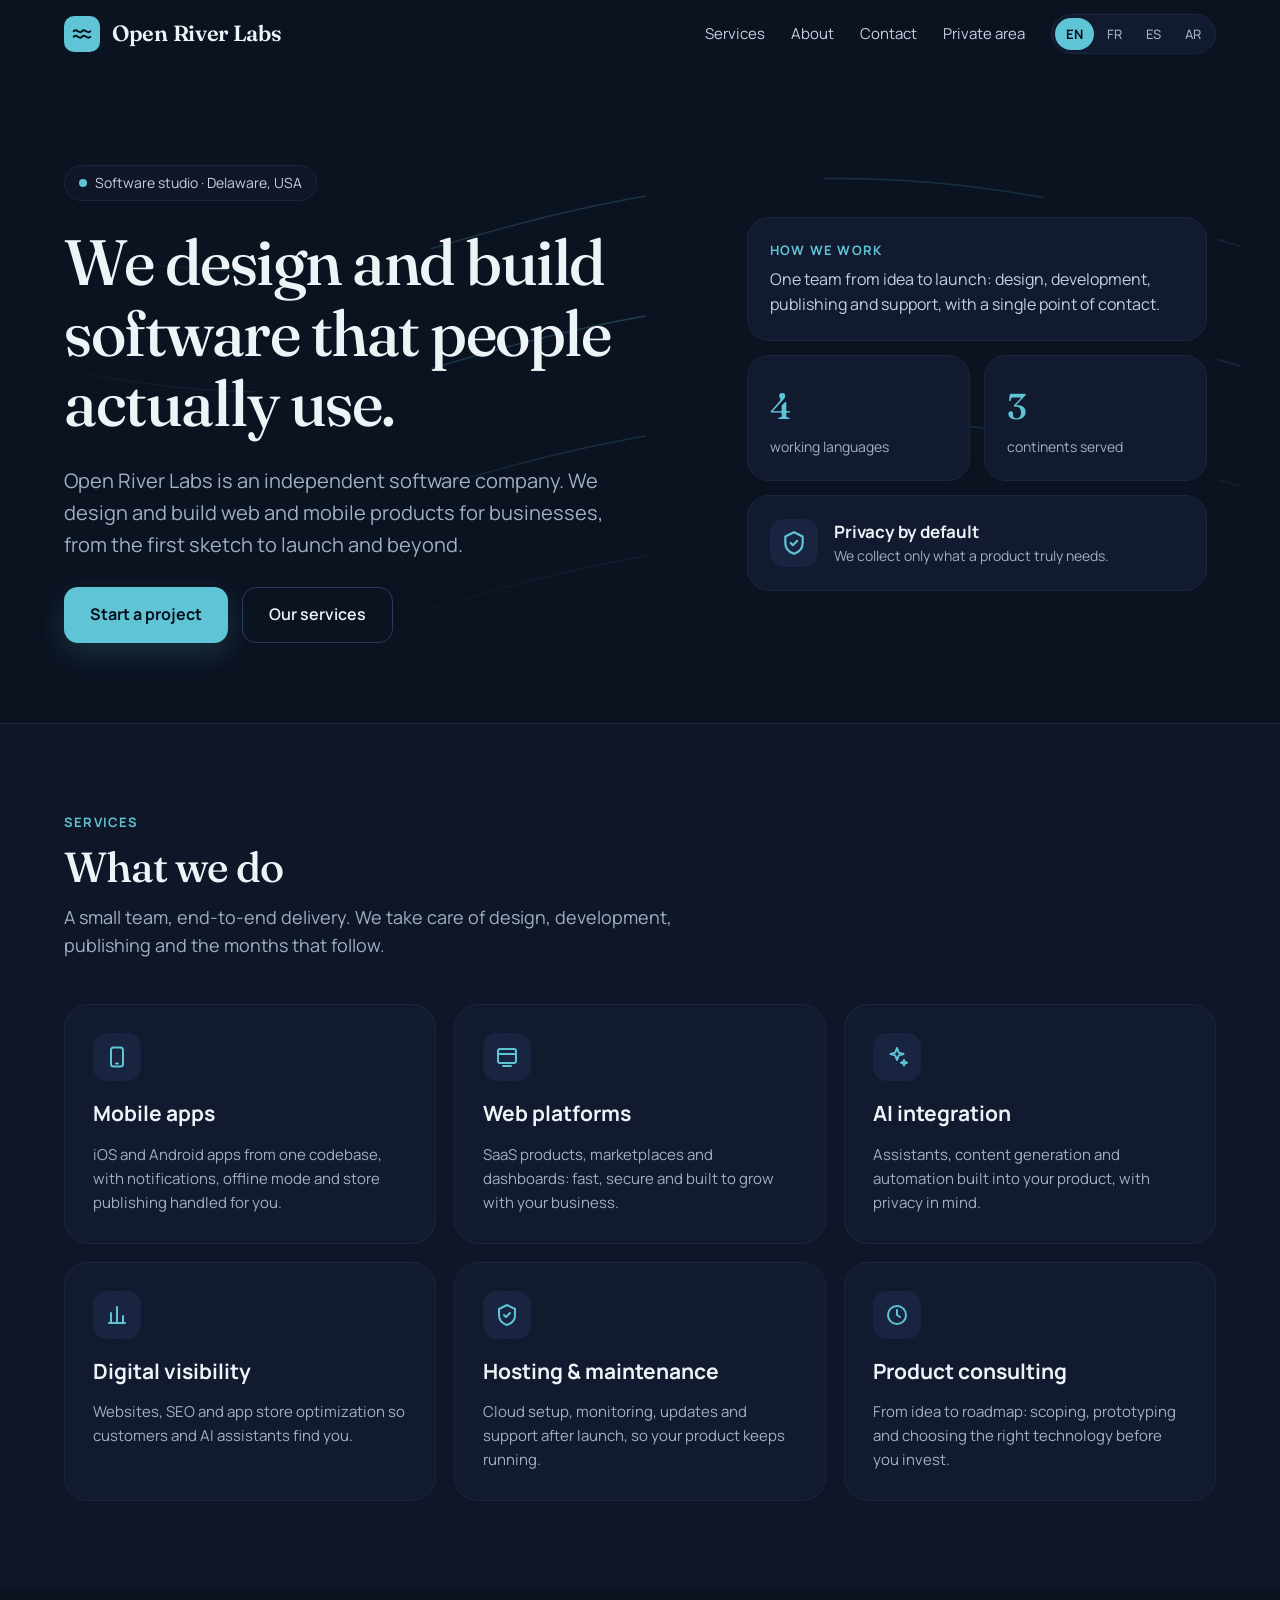
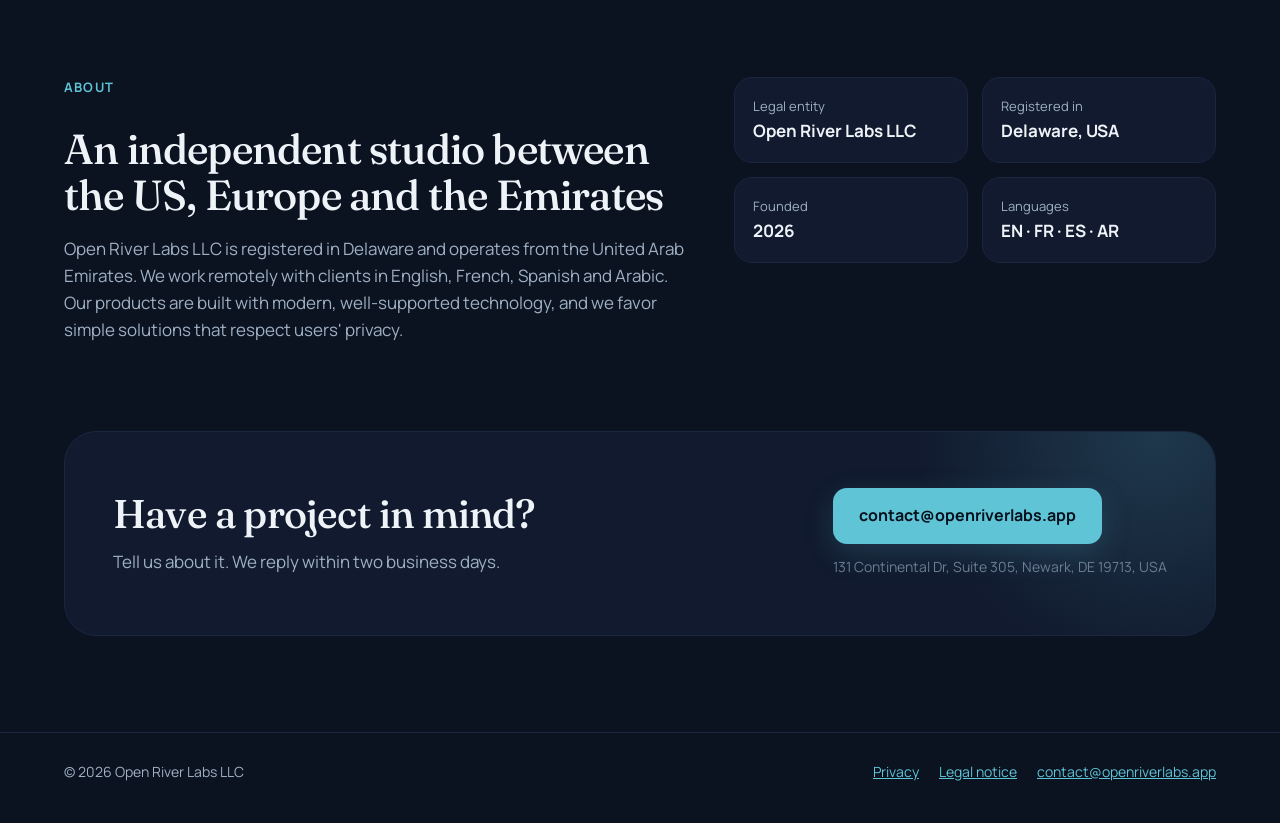
<file: index.html>
<!doctype html>
<html lang="en" dir="ltr">
<head>
<meta charset="utf-8">
<meta name="viewport" content="width=device-width, initial-scale=1">
<title>Open River Labs · Software studio</title>
<meta name="description" content="Open River Labs LLC is an independent software company. We design and build web and mobile products, integrate AI and take care of hosting and maintenance. Delaware, USA.">
<link rel="canonical" href="https://openriverlabs.app/">
<link rel="alternate" hreflang="en" href="https://openriverlabs.app/"><link rel="alternate" hreflang="fr" href="https://openriverlabs.app/fr/"><link rel="alternate" hreflang="es" href="https://openriverlabs.app/es/"><link rel="alternate" hreflang="ar" href="https://openriverlabs.app/ar/"><link rel="alternate" hreflang="x-default" href="https://openriverlabs.app/">
<meta property="og:type" content="website"><meta property="og:title" content="Open River Labs · Software studio"><meta property="og:description" content="Open River Labs LLC is an independent software company. We design and build web and mobile products, integrate AI and take care of hosting and maintenance. Delaware, USA."><meta property="og:url" content="https://openriverlabs.app/"><meta property="og:image" content="https://openriverlabs.app/assets/logo-512.png">
<link rel="icon" href="/favicon.ico" sizes="48x48"><link rel="icon" type="image/png" href="/assets/favicon-96.png" sizes="96x96"><link rel="icon" type="image/png" href="/assets/favicon-144.png" sizes="144x144"><link rel="apple-touch-icon" href="/assets/icon-192.png">
<link rel="preconnect" href="https://fonts.googleapis.com"><link rel="preconnect" href="https://fonts.gstatic.com" crossorigin>
<link rel="stylesheet" href="https://fonts.googleapis.com/css2?family=Fraunces:opsz,wght@9..144,500;9..144,600&family=Manrope:wght@400;500;600;700&display=swap">
<link rel="stylesheet" href="/assets/style.css">
<script type="application/ld+json">{"@context": "https://schema.org", "@type": "Organization", "name": "Open River Labs LLC", "alternateName": "Open River Labs", "url": "https://openriverlabs.app/", "logo": "https://openriverlabs.app/assets/logo-512.png", "email": "contact@openriverlabs.app", "duns": "149924717", "foundingDate": "2026", "address": {"@type": "PostalAddress", "streetAddress": "131 Continental Dr, Suite 305", "addressLocality": "Newark", "addressRegion": "DE", "postalCode": "19713", "addressCountry": "US"}, "areaServed": ["US", "EU", "AE", "MA"], "knowsLanguage": ["en", "fr", "es", "ar"], "description": "Open River Labs LLC is an independent software company. We design and build web and mobile products, integrate AI and take care of hosting and maintenance. Delaware, USA."}</script>
</head>
<body><header class="top"><div class="wide">
<a class="brand" href="/"><span class="mark" aria-hidden="true"><svg width="22" height="22" viewBox="0 0 24 24" fill="none" stroke="#06101C" stroke-width="2.2" stroke-linecap="round" stroke-linejoin="round"><path d="M3 15c3-4 6 4 9 0s6 4 9 0"/><path d="M3 9c3-4 6 4 9 0s6 4 9 0"/></svg></span>Open River Labs</a>
<nav class="site-nav" aria-label="Main"><span class="links"><a href="/#services">Services</a><a href="/#about">About</a><a href="/#contact">Contact</a><a href="/espace/">Private area</a></span><div class="lang" role="group" aria-label="Language"><a href="/" aria-current="true" lang="en" hreflang="en">EN</a><a href="/fr/" aria-current="false" lang="fr" hreflang="fr">FR</a><a href="/es/" aria-current="false" lang="es" hreflang="es">ES</a><a href="/ar/" aria-current="false" lang="ar" hreflang="ar">AR</a></div></nav>
</div></header>
<main>
<section class="wide hero" id="top">
<div class="river" aria-hidden="true"><svg viewBox="0 0 1800 900" preserveAspectRatio="none"><path d="M-100 300 C 200 210, 400 390, 700 300 S 1200 210, 1500 300 S 1900 360, 2000 300"/><path d="M-100 420 C 200 330, 400 510, 700 420 S 1200 330, 1500 420 S 1900 480, 2000 420"/><path d="M-100 540 C 200 450, 400 630, 700 540 S 1200 450, 1500 540 S 1900 600, 2000 540"/><path d="M-100 660 C 200 570, 400 750, 700 660 S 1200 570, 1500 660 S 1900 720, 2000 660"/></svg></div>
<div class="hero-text">
<span class="pill"><span class="dot" aria-hidden="true"></span>Software studio · Delaware, USA</span>
<h1>We design and build software that people actually use.</h1>
<p class="lead">Open River Labs is an independent software company. We design and build web and mobile products for businesses, from the first sketch to launch and beyond.</p>
<div class="cta-row"><a class="btn btn-accent" href="#contact">Start a project</a><a class="btn btn-ghost" href="#services">Our services</a></div>
</div>
<div class="hero-side"><div class="grid2 reveal stagger">
<div class="card span2"><div class="eyebrow" style="margin-bottom:6px">How we work</div><div style="font-size:16px;color:var(--soft)">One team from idea to launch: design, development, publishing and support, with a single point of contact.</div></div>
<div class="card"><div class="num" data-count="4">0</div><div class="small">working languages</div></div>
<div class="card"><div class="num" data-count="3">0</div><div class="small">continents served</div></div>
<div class="card span2" style="display:flex;align-items:center;gap:16px"><span class="ic"><svg aria-hidden="true" width="26" height="26" viewBox="0 0 24 24" fill="none" stroke="#5EC4D6" stroke-width="2" stroke-linecap="round" stroke-linejoin="round"><path d="M12 2l8 4v6c0 5-3.5 8.5-8 10-4.5-1.5-8-5-8-10V6z"/><path d="M9 12l2 2 4-4"/></svg></span><div><div style="font-weight:700">Privacy by default</div><div class="small">We collect only what a product truly needs.</div></div></div>
</div></div>
</section>

<section class="band" id="services"><div class="wide section">
<div class="section-head reveal"><div class="eyebrow">Services</div><h2>What we do</h2><p>A small team, end-to-end delivery. We take care of design, development, publishing and the months that follow.</p></div>
<div class="services stagger"><article class="card service reveal"><span class="ic"><svg aria-hidden="true" width="24" height="24" viewBox="0 0 24 24" fill="none" stroke="#5EC4D6" stroke-width="2" stroke-linecap="round" stroke-linejoin="round"><rect x="6" y="2.5" width="12" height="19" rx="2.5"/><path d="M11 18.5h2"/></svg></span><h3>Mobile apps</h3><p>iOS and Android apps from one codebase, with notifications, offline mode and store publishing handled for you.</p></article><article class="card service reveal"><span class="ic"><svg aria-hidden="true" width="24" height="24" viewBox="0 0 24 24" fill="none" stroke="#5EC4D6" stroke-width="2" stroke-linecap="round" stroke-linejoin="round"><rect x="3" y="4" width="18" height="14" rx="2"/><path d="M3 9h18M8 21h8"/></svg></span><h3>Web platforms</h3><p>SaaS products, marketplaces and dashboards: fast, secure and built to grow with your business.</p></article><article class="card service reveal"><span class="ic"><svg aria-hidden="true" width="24" height="24" viewBox="0 0 24 24" fill="none" stroke="#5EC4D6" stroke-width="2" stroke-linecap="round" stroke-linejoin="round"><path d="M12 3l1.8 4.6L18.5 9l-4.7 1.4L12 15l-1.8-4.6L5.5 9l4.7-1.4z"/><path d="M19 15l.8 2 2.2.7-2.2.7-.8 2-.8-2-2.2-.7 2.2-.7z"/></svg></span><h3>AI integration</h3><p>Assistants, content generation and automation built into your product, with privacy in mind.</p></article><article class="card service reveal"><span class="ic"><svg aria-hidden="true" width="24" height="24" viewBox="0 0 24 24" fill="none" stroke="#5EC4D6" stroke-width="2" stroke-linecap="round" stroke-linejoin="round"><path d="M4 20h16M6 20V10M12 20V4M18 20v-7"/></svg></span><h3>Digital visibility</h3><p>Websites, SEO and app store optimization so customers and AI assistants find you.</p></article><article class="card service reveal"><span class="ic"><svg aria-hidden="true" width="24" height="24" viewBox="0 0 24 24" fill="none" stroke="#5EC4D6" stroke-width="2" stroke-linecap="round" stroke-linejoin="round"><path d="M12 2l8 4v6c0 5-3.5 8.5-8 10-4.5-1.5-8-5-8-10V6z"/><path d="M9 12l2 2 4-4"/></svg></span><h3>Hosting & maintenance</h3><p>Cloud setup, monitoring, updates and support after launch, so your product keeps running.</p></article><article class="card service reveal"><span class="ic"><svg aria-hidden="true" width="24" height="24" viewBox="0 0 24 24" fill="none" stroke="#5EC4D6" stroke-width="2" stroke-linecap="round" stroke-linejoin="round"><circle cx="12" cy="12" r="9"/><path d="M12 7v5l3 2"/></svg></span><h3>Product consulting</h3><p>From idea to roadmap: scoping, prototyping and choosing the right technology before you invest.</p></article></div>
</div></section>

<section class="wide section about" id="about">
<div class="txt reveal"><div class="eyebrow">About</div><h2>An independent studio between the US, Europe and the Emirates</h2><p>Open River Labs LLC is registered in Delaware and operates from the United Arab Emirates. We work remotely with clients in English, French, Spanish and Arabic. Our products are built with modern, well-supported technology, and we favor simple solutions that respect users' privacy.</p></div>
<ul class="facts stagger"><li class="card reveal"><div class="k">Legal entity</div><div class="v">Open River Labs LLC</div></li><li class="card reveal"><div class="k">Registered in</div><div class="v">Delaware, USA</div></li><li class="card reveal"><div class="k">Founded</div><div class="v">2026</div></li><li class="card reveal"><div class="k">Languages</div><div class="v">EN · FR · ES · AR</div></li></ul>
</section>

<section class="wide" id="contact" style="padding-bottom:96px">
<div class="contact-band reveal">
<div class="txt"><h2>Have a project in mind?</h2><p>Tell us about it. We reply within two business days.</p></div>
<div class="side"><a class="btn btn-accent" href="mailto:contact@openriverlabs.app">contact@openriverlabs.app</a><span class="addr">131 Continental Dr, Suite 305, Newark, DE 19713, USA</span></div>
</div>
</section>
</main>
<footer><div class="wide"><span>© 2026 Open River Labs LLC</span><nav><a href="/privacy/">Privacy</a><a href="/legal/">Legal notice</a><a href="mailto:contact@openriverlabs.app">contact@openriverlabs.app</a></nav></div></footer>
<script src="/assets/site.js"></script>
</body></html>
</file>
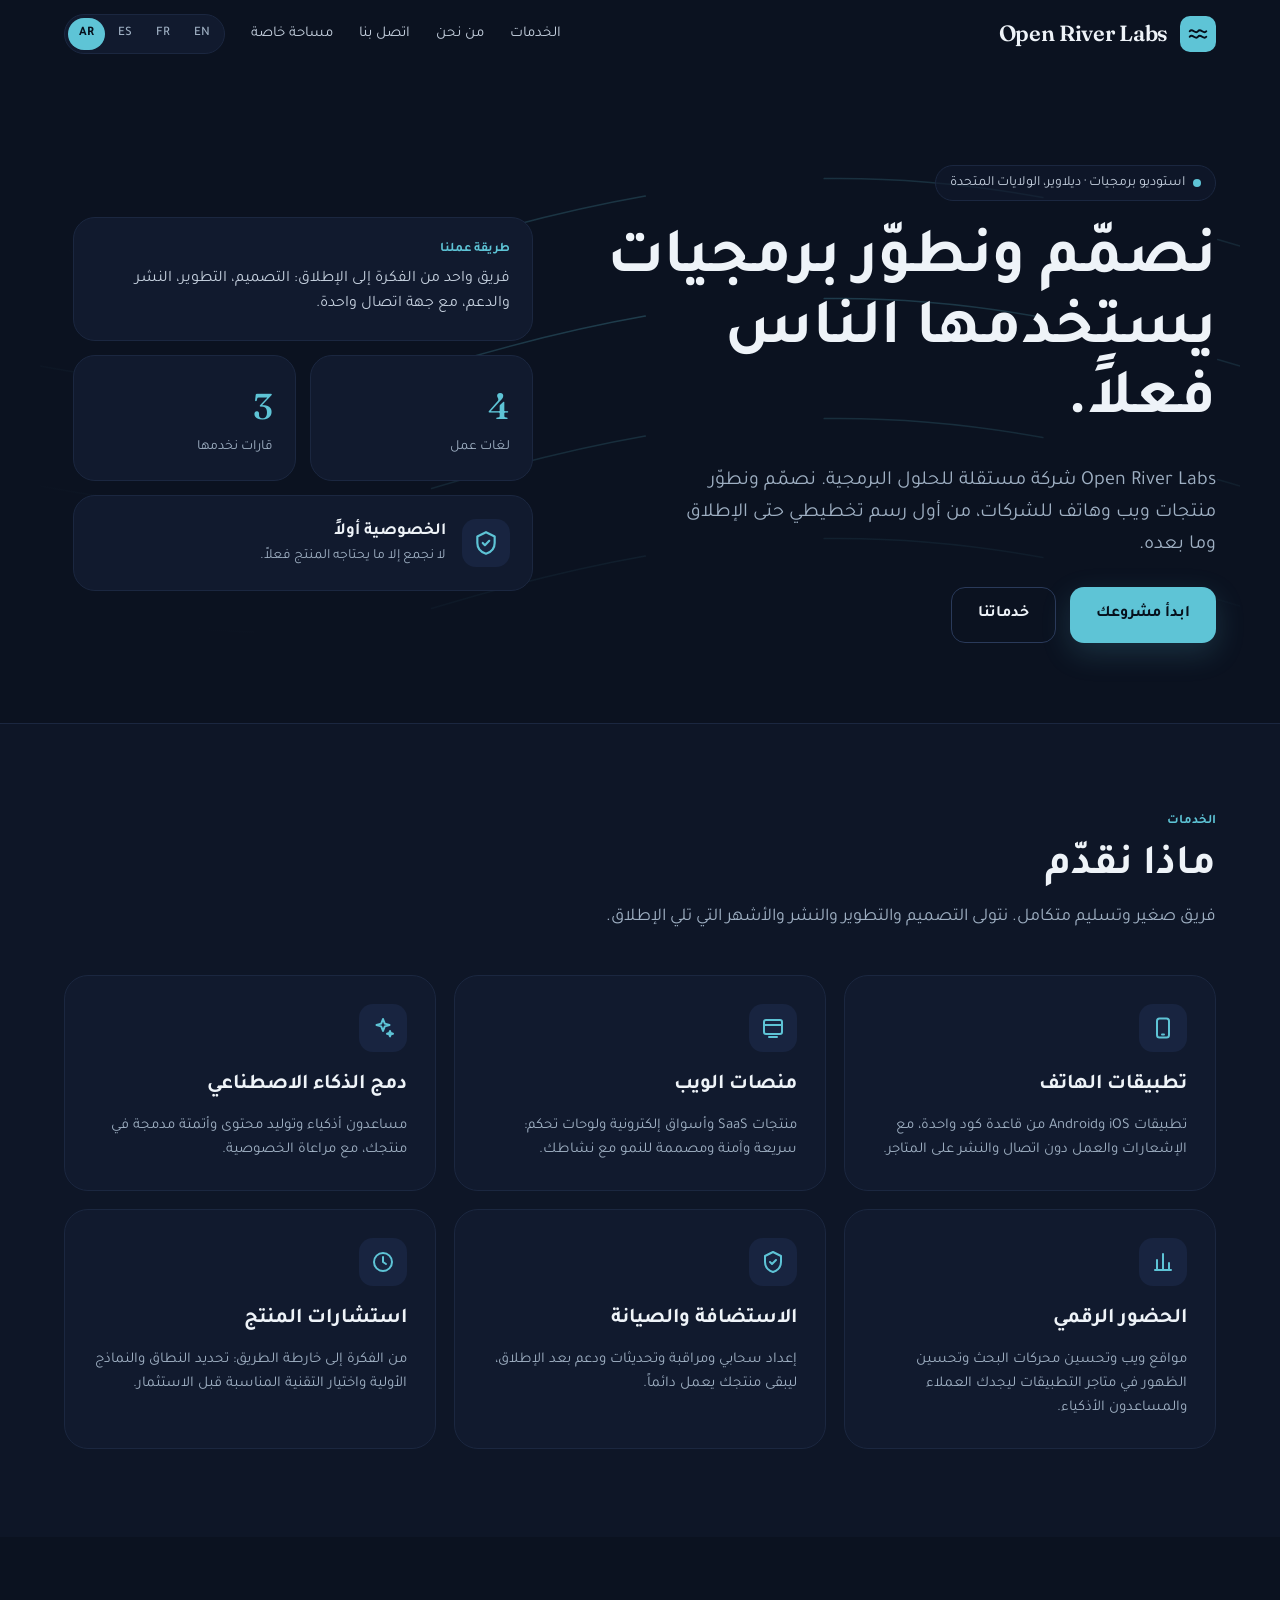
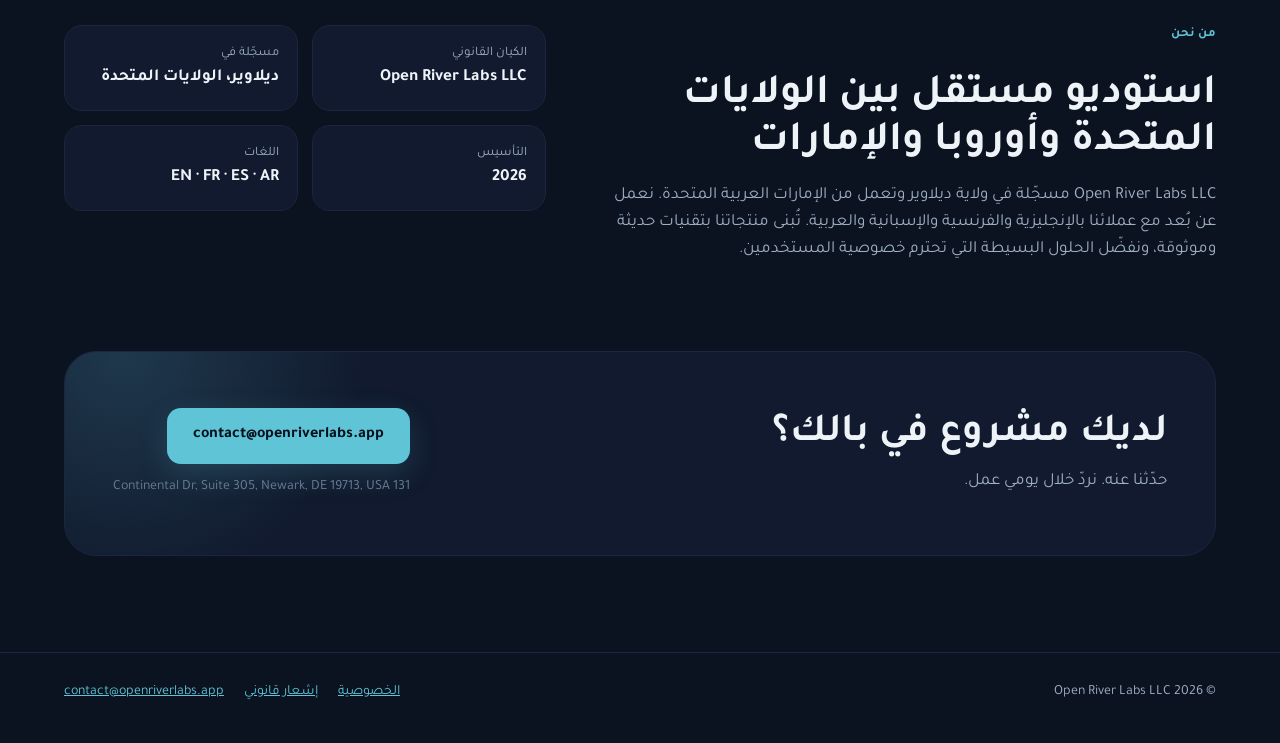
<file: ar/index.html>
<!doctype html>
<html lang="ar" dir="rtl">
<head>
<meta charset="utf-8">
<meta name="viewport" content="width=device-width, initial-scale=1">
<title>Open River Labs · استوديو برمجيات</title>
<meta name="description" content="Open River Labs LLC شركة مستقلة للحلول البرمجية: تطبيقات الهاتف، منصات الويب، دمج الذكاء الاصطناعي، الاستضافة والصيانة. ديلاوير، الولايات المتحدة.">
<link rel="canonical" href="https://openriverlabs.app/ar/">
<link rel="alternate" hreflang="en" href="https://openriverlabs.app/"><link rel="alternate" hreflang="fr" href="https://openriverlabs.app/fr/"><link rel="alternate" hreflang="es" href="https://openriverlabs.app/es/"><link rel="alternate" hreflang="ar" href="https://openriverlabs.app/ar/"><link rel="alternate" hreflang="x-default" href="https://openriverlabs.app/">
<meta property="og:type" content="website"><meta property="og:title" content="Open River Labs · استوديو برمجيات"><meta property="og:description" content="Open River Labs LLC شركة مستقلة للحلول البرمجية: تطبيقات الهاتف، منصات الويب، دمج الذكاء الاصطناعي، الاستضافة والصيانة. ديلاوير، الولايات المتحدة."><meta property="og:url" content="https://openriverlabs.app/ar/"><meta property="og:image" content="https://openriverlabs.app/assets/logo-512.png">
<link rel="icon" href="/favicon.ico" sizes="48x48"><link rel="icon" type="image/png" href="/assets/favicon-96.png" sizes="96x96"><link rel="icon" type="image/png" href="/assets/favicon-144.png" sizes="144x144"><link rel="apple-touch-icon" href="/assets/icon-192.png">
<link rel="preconnect" href="https://fonts.googleapis.com"><link rel="preconnect" href="https://fonts.gstatic.com" crossorigin>
<link rel="stylesheet" href="https://fonts.googleapis.com/css2?family=Fraunces:opsz,wght@9..144,500;9..144,600&family=Manrope:wght@400;500;600;700&family=Tajawal:wght@400;500;700&display=swap">
<link rel="stylesheet" href="/assets/style.css">
<script type="application/ld+json">{"@context": "https://schema.org", "@type": "Organization", "name": "Open River Labs LLC", "alternateName": "Open River Labs", "url": "https://openriverlabs.app/", "logo": "https://openriverlabs.app/assets/logo-512.png", "email": "contact@openriverlabs.app", "duns": "149924717", "foundingDate": "2026", "address": {"@type": "PostalAddress", "streetAddress": "131 Continental Dr, Suite 305", "addressLocality": "Newark", "addressRegion": "DE", "postalCode": "19713", "addressCountry": "US"}, "areaServed": ["US", "EU", "AE", "MA"], "knowsLanguage": ["en", "fr", "es", "ar"], "description": "Open River Labs LLC is an independent software company. We design and build web and mobile products, integrate AI and take care of hosting and maintenance. Delaware, USA."}</script>
</head>
<body><header class="top"><div class="wide">
<a class="brand" href="/ar/"><span class="mark" aria-hidden="true"><svg width="22" height="22" viewBox="0 0 24 24" fill="none" stroke="#06101C" stroke-width="2.2" stroke-linecap="round" stroke-linejoin="round"><path d="M3 15c3-4 6 4 9 0s6 4 9 0"/><path d="M3 9c3-4 6 4 9 0s6 4 9 0"/></svg></span>Open River Labs</a>
<nav class="site-nav" aria-label="Main"><span class="links"><a href="/ar/#services">الخدمات</a><a href="/ar/#about">من نحن</a><a href="/ar/#contact">اتصل بنا</a><a href="/espace/">مساحة خاصة</a></span><div class="lang" role="group" aria-label="Language"><a href="/" aria-current="false" lang="en" hreflang="en">EN</a><a href="/fr/" aria-current="false" lang="fr" hreflang="fr">FR</a><a href="/es/" aria-current="false" lang="es" hreflang="es">ES</a><a href="/ar/" aria-current="true" lang="ar" hreflang="ar">AR</a></div></nav>
</div></header>
<main>
<section class="wide hero" id="top">
<div class="river" aria-hidden="true"><svg viewBox="0 0 1800 900" preserveAspectRatio="none"><path d="M-100 300 C 200 210, 400 390, 700 300 S 1200 210, 1500 300 S 1900 360, 2000 300"/><path d="M-100 420 C 200 330, 400 510, 700 420 S 1200 330, 1500 420 S 1900 480, 2000 420"/><path d="M-100 540 C 200 450, 400 630, 700 540 S 1200 450, 1500 540 S 1900 600, 2000 540"/><path d="M-100 660 C 200 570, 400 750, 700 660 S 1200 570, 1500 660 S 1900 720, 2000 660"/></svg></div>
<div class="hero-text">
<span class="pill"><span class="dot" aria-hidden="true"></span>استوديو برمجيات · ديلاوير، الولايات المتحدة</span>
<h1>نصمّم ونطوّر برمجيات يستخدمها الناس فعلاً.</h1>
<p class="lead">Open River Labs شركة مستقلة للحلول البرمجية. نصمّم ونطوّر منتجات ويب وهاتف للشركات، من أول رسم تخطيطي حتى الإطلاق وما بعده.</p>
<div class="cta-row"><a class="btn btn-accent" href="#contact">ابدأ مشروعك</a><a class="btn btn-ghost" href="#services">خدماتنا</a></div>
</div>
<div class="hero-side"><div class="grid2 reveal stagger">
<div class="card span2"><div class="eyebrow" style="margin-bottom:6px">طريقة عملنا</div><div style="font-size:16px;color:var(--soft)">فريق واحد من الفكرة إلى الإطلاق: التصميم، التطوير، النشر والدعم، مع جهة اتصال واحدة.</div></div>
<div class="card"><div class="num" data-count="4">0</div><div class="small">لغات عمل</div></div>
<div class="card"><div class="num" data-count="3">0</div><div class="small">قارات نخدمها</div></div>
<div class="card span2" style="display:flex;align-items:center;gap:16px"><span class="ic"><svg aria-hidden="true" width="26" height="26" viewBox="0 0 24 24" fill="none" stroke="#5EC4D6" stroke-width="2" stroke-linecap="round" stroke-linejoin="round"><path d="M12 2l8 4v6c0 5-3.5 8.5-8 10-4.5-1.5-8-5-8-10V6z"/><path d="M9 12l2 2 4-4"/></svg></span><div><div style="font-weight:700">الخصوصية أولاً</div><div class="small">لا نجمع إلا ما يحتاجه المنتج فعلاً.</div></div></div>
</div></div>
</section>

<section class="band" id="services"><div class="wide section">
<div class="section-head reveal"><div class="eyebrow">الخدمات</div><h2>ماذا نقدّم</h2><p>فريق صغير وتسليم متكامل. نتولى التصميم والتطوير والنشر والأشهر التي تلي الإطلاق.</p></div>
<div class="services stagger"><article class="card service reveal"><span class="ic"><svg aria-hidden="true" width="24" height="24" viewBox="0 0 24 24" fill="none" stroke="#5EC4D6" stroke-width="2" stroke-linecap="round" stroke-linejoin="round"><rect x="6" y="2.5" width="12" height="19" rx="2.5"/><path d="M11 18.5h2"/></svg></span><h3>تطبيقات الهاتف</h3><p>تطبيقات iOS وAndroid من قاعدة كود واحدة، مع الإشعارات والعمل دون اتصال والنشر على المتاجر.</p></article><article class="card service reveal"><span class="ic"><svg aria-hidden="true" width="24" height="24" viewBox="0 0 24 24" fill="none" stroke="#5EC4D6" stroke-width="2" stroke-linecap="round" stroke-linejoin="round"><rect x="3" y="4" width="18" height="14" rx="2"/><path d="M3 9h18M8 21h8"/></svg></span><h3>منصات الويب</h3><p>منتجات SaaS وأسواق إلكترونية ولوحات تحكم: سريعة وآمنة ومصممة للنمو مع نشاطك.</p></article><article class="card service reveal"><span class="ic"><svg aria-hidden="true" width="24" height="24" viewBox="0 0 24 24" fill="none" stroke="#5EC4D6" stroke-width="2" stroke-linecap="round" stroke-linejoin="round"><path d="M12 3l1.8 4.6L18.5 9l-4.7 1.4L12 15l-1.8-4.6L5.5 9l4.7-1.4z"/><path d="M19 15l.8 2 2.2.7-2.2.7-.8 2-.8-2-2.2-.7 2.2-.7z"/></svg></span><h3>دمج الذكاء الاصطناعي</h3><p>مساعدون أذكياء وتوليد محتوى وأتمتة مدمجة في منتجك، مع مراعاة الخصوصية.</p></article><article class="card service reveal"><span class="ic"><svg aria-hidden="true" width="24" height="24" viewBox="0 0 24 24" fill="none" stroke="#5EC4D6" stroke-width="2" stroke-linecap="round" stroke-linejoin="round"><path d="M4 20h16M6 20V10M12 20V4M18 20v-7"/></svg></span><h3>الحضور الرقمي</h3><p>مواقع ويب وتحسين محركات البحث وتحسين الظهور في متاجر التطبيقات ليجدك العملاء والمساعدون الأذكياء.</p></article><article class="card service reveal"><span class="ic"><svg aria-hidden="true" width="24" height="24" viewBox="0 0 24 24" fill="none" stroke="#5EC4D6" stroke-width="2" stroke-linecap="round" stroke-linejoin="round"><path d="M12 2l8 4v6c0 5-3.5 8.5-8 10-4.5-1.5-8-5-8-10V6z"/><path d="M9 12l2 2 4-4"/></svg></span><h3>الاستضافة والصيانة</h3><p>إعداد سحابي ومراقبة وتحديثات ودعم بعد الإطلاق، ليبقى منتجك يعمل دائماً.</p></article><article class="card service reveal"><span class="ic"><svg aria-hidden="true" width="24" height="24" viewBox="0 0 24 24" fill="none" stroke="#5EC4D6" stroke-width="2" stroke-linecap="round" stroke-linejoin="round"><circle cx="12" cy="12" r="9"/><path d="M12 7v5l3 2"/></svg></span><h3>استشارات المنتج</h3><p>من الفكرة إلى خارطة الطريق: تحديد النطاق والنماذج الأولية واختيار التقنية المناسبة قبل الاستثمار.</p></article></div>
</div></section>

<section class="wide section about" id="about">
<div class="txt reveal"><div class="eyebrow">من نحن</div><h2>استوديو مستقل بين الولايات المتحدة وأوروبا والإمارات</h2><p>Open River Labs LLC مسجّلة في ولاية ديلاوير وتعمل من الإمارات العربية المتحدة. نعمل عن بُعد مع عملائنا بالإنجليزية والفرنسية والإسبانية والعربية. تُبنى منتجاتنا بتقنيات حديثة وموثوقة، ونفضّل الحلول البسيطة التي تحترم خصوصية المستخدمين.</p></div>
<ul class="facts stagger"><li class="card reveal"><div class="k">الكيان القانوني</div><div class="v">Open River Labs LLC</div></li><li class="card reveal"><div class="k">مسجّلة في</div><div class="v">ديلاوير، الولايات المتحدة</div></li><li class="card reveal"><div class="k">التأسيس</div><div class="v">2026</div></li><li class="card reveal"><div class="k">اللغات</div><div class="v">EN · FR · ES · AR</div></li></ul>
</section>

<section class="wide" id="contact" style="padding-bottom:96px">
<div class="contact-band reveal">
<div class="txt"><h2>لديك مشروع في بالك؟</h2><p>حدّثنا عنه. نردّ خلال يومي عمل.</p></div>
<div class="side"><a class="btn btn-accent" href="mailto:contact@openriverlabs.app">contact@openriverlabs.app</a><span class="addr">131 Continental Dr, Suite 305, Newark, DE 19713, USA</span></div>
</div>
</section>
</main>
<footer><div class="wide"><span>© 2026 Open River Labs LLC</span><nav><a href="/ar/privacy/">الخصوصية</a><a href="/ar/legal/">إشعار قانوني</a><a href="mailto:contact@openriverlabs.app">contact@openriverlabs.app</a></nav></div></footer>
<script src="/assets/site.js"></script>
</body></html>
</file>
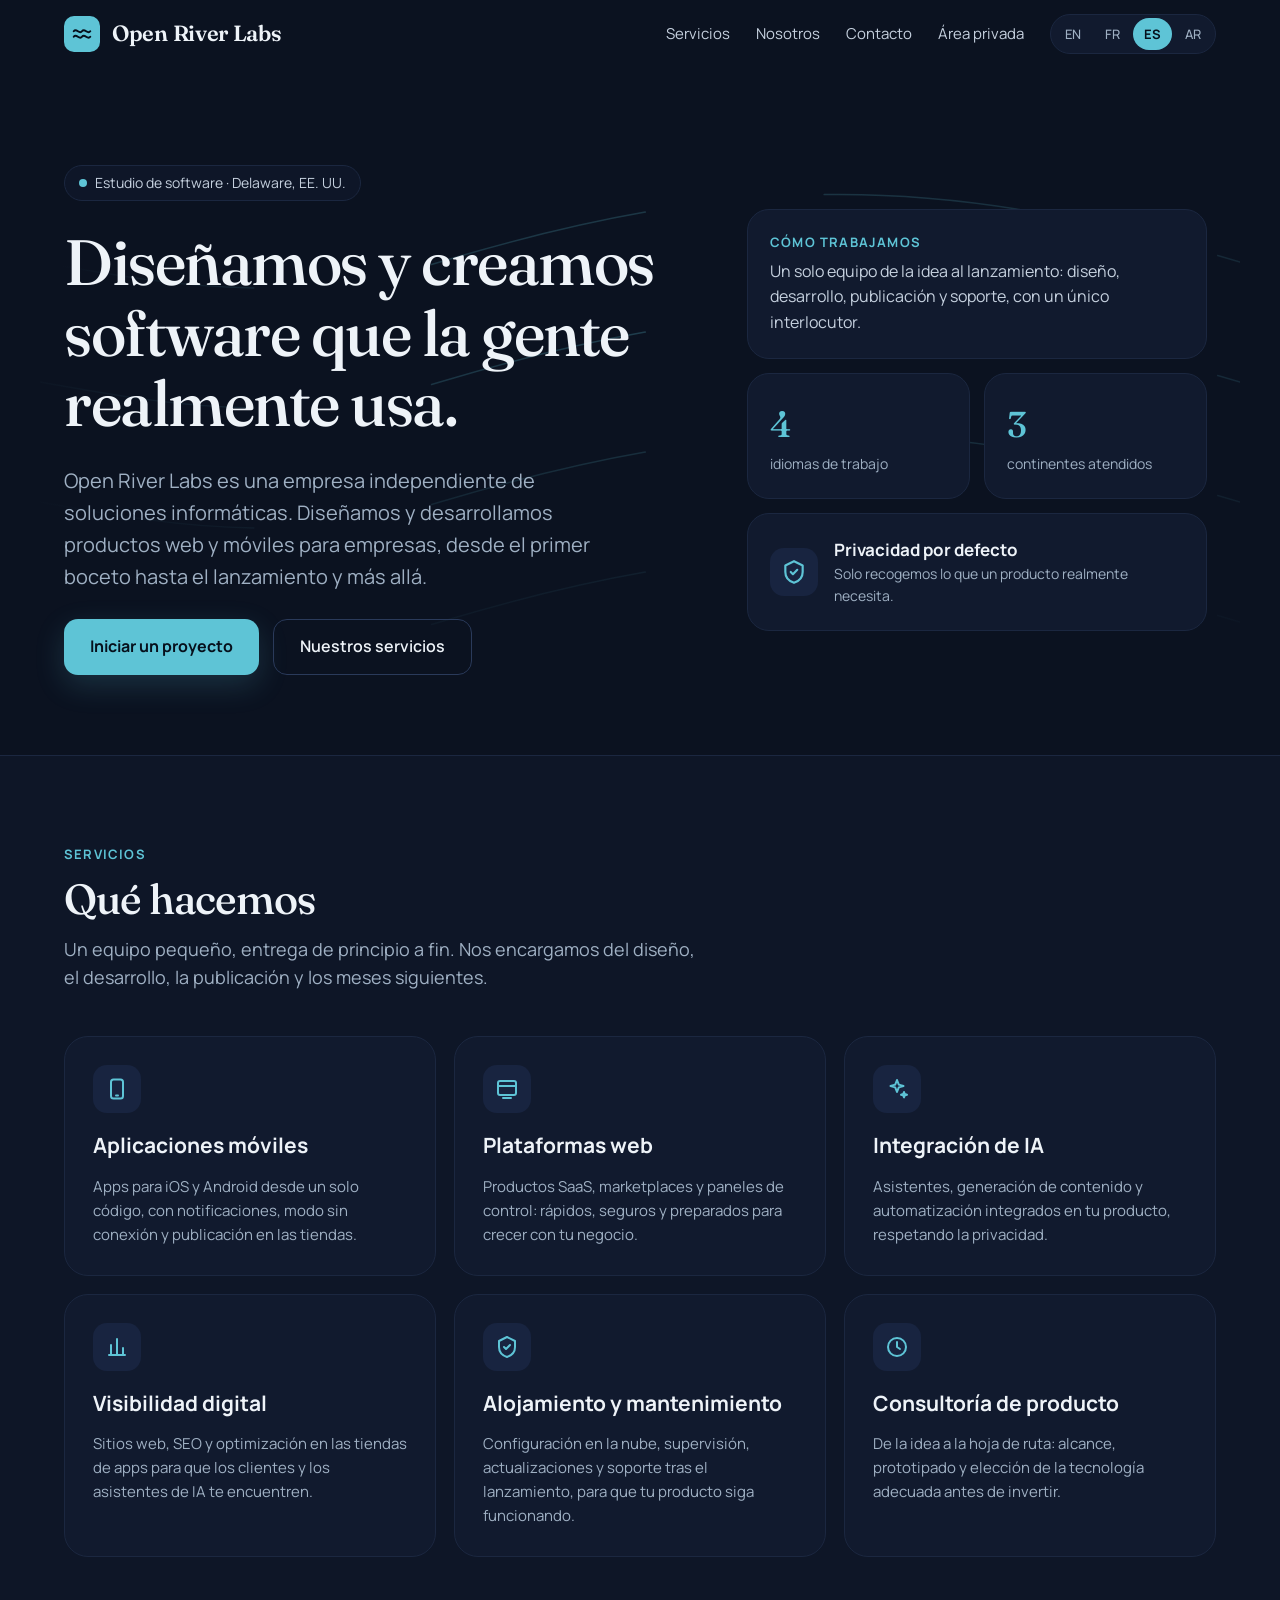
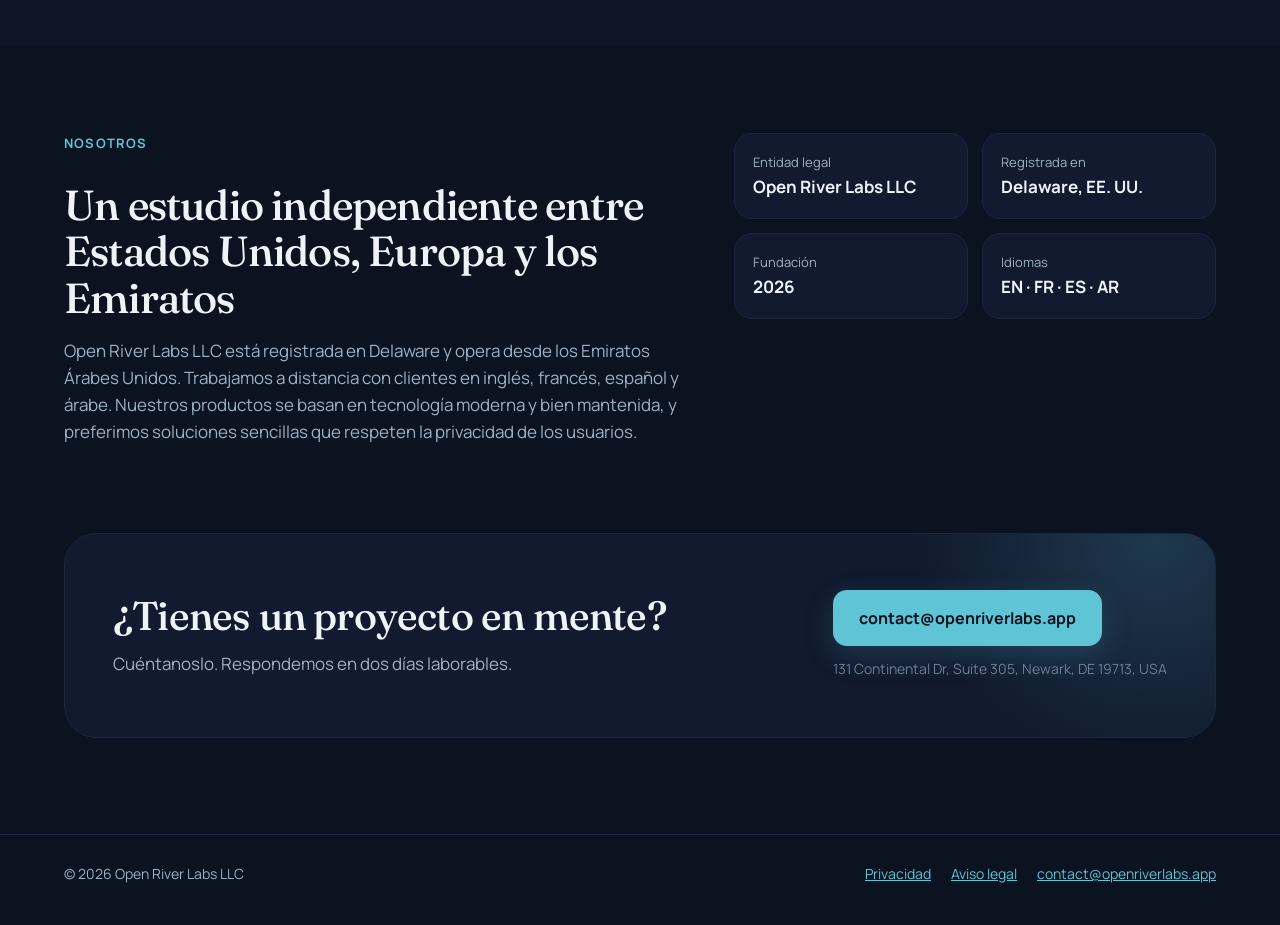
<file: es/index.html>
<!doctype html>
<html lang="es" dir="ltr">
<head>
<meta charset="utf-8">
<meta name="viewport" content="width=device-width, initial-scale=1">
<title>Open River Labs · Estudio de software</title>
<meta name="description" content="Open River Labs LLC es una empresa independiente de soluciones informáticas: aplicaciones móviles, plataformas web, integración de IA, alojamiento y mantenimiento. Delaware, EE. UU.">
<link rel="canonical" href="https://openriverlabs.app/es/">
<link rel="alternate" hreflang="en" href="https://openriverlabs.app/"><link rel="alternate" hreflang="fr" href="https://openriverlabs.app/fr/"><link rel="alternate" hreflang="es" href="https://openriverlabs.app/es/"><link rel="alternate" hreflang="ar" href="https://openriverlabs.app/ar/"><link rel="alternate" hreflang="x-default" href="https://openriverlabs.app/">
<meta property="og:type" content="website"><meta property="og:title" content="Open River Labs · Estudio de software"><meta property="og:description" content="Open River Labs LLC es una empresa independiente de soluciones informáticas: aplicaciones móviles, plataformas web, integración de IA, alojamiento y mantenimiento. Delaware, EE. UU."><meta property="og:url" content="https://openriverlabs.app/es/"><meta property="og:image" content="https://openriverlabs.app/assets/logo-512.png">
<link rel="icon" href="/favicon.ico" sizes="48x48"><link rel="icon" type="image/png" href="/assets/favicon-96.png" sizes="96x96"><link rel="icon" type="image/png" href="/assets/favicon-144.png" sizes="144x144"><link rel="apple-touch-icon" href="/assets/icon-192.png">
<link rel="preconnect" href="https://fonts.googleapis.com"><link rel="preconnect" href="https://fonts.gstatic.com" crossorigin>
<link rel="stylesheet" href="https://fonts.googleapis.com/css2?family=Fraunces:opsz,wght@9..144,500;9..144,600&family=Manrope:wght@400;500;600;700&display=swap">
<link rel="stylesheet" href="/assets/style.css">
<script type="application/ld+json">{"@context": "https://schema.org", "@type": "Organization", "name": "Open River Labs LLC", "alternateName": "Open River Labs", "url": "https://openriverlabs.app/", "logo": "https://openriverlabs.app/assets/logo-512.png", "email": "contact@openriverlabs.app", "duns": "149924717", "foundingDate": "2026", "address": {"@type": "PostalAddress", "streetAddress": "131 Continental Dr, Suite 305", "addressLocality": "Newark", "addressRegion": "DE", "postalCode": "19713", "addressCountry": "US"}, "areaServed": ["US", "EU", "AE", "MA"], "knowsLanguage": ["en", "fr", "es", "ar"], "description": "Open River Labs LLC is an independent software company. We design and build web and mobile products, integrate AI and take care of hosting and maintenance. Delaware, USA."}</script>
</head>
<body><header class="top"><div class="wide">
<a class="brand" href="/es/"><span class="mark" aria-hidden="true"><svg width="22" height="22" viewBox="0 0 24 24" fill="none" stroke="#06101C" stroke-width="2.2" stroke-linecap="round" stroke-linejoin="round"><path d="M3 15c3-4 6 4 9 0s6 4 9 0"/><path d="M3 9c3-4 6 4 9 0s6 4 9 0"/></svg></span>Open River Labs</a>
<nav class="site-nav" aria-label="Main"><span class="links"><a href="/es/#services">Servicios</a><a href="/es/#about">Nosotros</a><a href="/es/#contact">Contacto</a><a href="/espace/">Área privada</a></span><div class="lang" role="group" aria-label="Language"><a href="/" aria-current="false" lang="en" hreflang="en">EN</a><a href="/fr/" aria-current="false" lang="fr" hreflang="fr">FR</a><a href="/es/" aria-current="true" lang="es" hreflang="es">ES</a><a href="/ar/" aria-current="false" lang="ar" hreflang="ar">AR</a></div></nav>
</div></header>
<main>
<section class="wide hero" id="top">
<div class="river" aria-hidden="true"><svg viewBox="0 0 1800 900" preserveAspectRatio="none"><path d="M-100 300 C 200 210, 400 390, 700 300 S 1200 210, 1500 300 S 1900 360, 2000 300"/><path d="M-100 420 C 200 330, 400 510, 700 420 S 1200 330, 1500 420 S 1900 480, 2000 420"/><path d="M-100 540 C 200 450, 400 630, 700 540 S 1200 450, 1500 540 S 1900 600, 2000 540"/><path d="M-100 660 C 200 570, 400 750, 700 660 S 1200 570, 1500 660 S 1900 720, 2000 660"/></svg></div>
<div class="hero-text">
<span class="pill"><span class="dot" aria-hidden="true"></span>Estudio de software · Delaware, EE. UU.</span>
<h1>Diseñamos y creamos software que la gente realmente usa.</h1>
<p class="lead">Open River Labs es una empresa independiente de soluciones informáticas. Diseñamos y desarrollamos productos web y móviles para empresas, desde el primer boceto hasta el lanzamiento y más allá.</p>
<div class="cta-row"><a class="btn btn-accent" href="#contact">Iniciar un proyecto</a><a class="btn btn-ghost" href="#services">Nuestros servicios</a></div>
</div>
<div class="hero-side"><div class="grid2 reveal stagger">
<div class="card span2"><div class="eyebrow" style="margin-bottom:6px">Cómo trabajamos</div><div style="font-size:16px;color:var(--soft)">Un solo equipo de la idea al lanzamiento: diseño, desarrollo, publicación y soporte, con un único interlocutor.</div></div>
<div class="card"><div class="num" data-count="4">0</div><div class="small">idiomas de trabajo</div></div>
<div class="card"><div class="num" data-count="3">0</div><div class="small">continentes atendidos</div></div>
<div class="card span2" style="display:flex;align-items:center;gap:16px"><span class="ic"><svg aria-hidden="true" width="26" height="26" viewBox="0 0 24 24" fill="none" stroke="#5EC4D6" stroke-width="2" stroke-linecap="round" stroke-linejoin="round"><path d="M12 2l8 4v6c0 5-3.5 8.5-8 10-4.5-1.5-8-5-8-10V6z"/><path d="M9 12l2 2 4-4"/></svg></span><div><div style="font-weight:700">Privacidad por defecto</div><div class="small">Solo recogemos lo que un producto realmente necesita.</div></div></div>
</div></div>
</section>

<section class="band" id="services"><div class="wide section">
<div class="section-head reveal"><div class="eyebrow">Servicios</div><h2>Qué hacemos</h2><p>Un equipo pequeño, entrega de principio a fin. Nos encargamos del diseño, el desarrollo, la publicación y los meses siguientes.</p></div>
<div class="services stagger"><article class="card service reveal"><span class="ic"><svg aria-hidden="true" width="24" height="24" viewBox="0 0 24 24" fill="none" stroke="#5EC4D6" stroke-width="2" stroke-linecap="round" stroke-linejoin="round"><rect x="6" y="2.5" width="12" height="19" rx="2.5"/><path d="M11 18.5h2"/></svg></span><h3>Aplicaciones móviles</h3><p>Apps para iOS y Android desde un solo código, con notificaciones, modo sin conexión y publicación en las tiendas.</p></article><article class="card service reveal"><span class="ic"><svg aria-hidden="true" width="24" height="24" viewBox="0 0 24 24" fill="none" stroke="#5EC4D6" stroke-width="2" stroke-linecap="round" stroke-linejoin="round"><rect x="3" y="4" width="18" height="14" rx="2"/><path d="M3 9h18M8 21h8"/></svg></span><h3>Plataformas web</h3><p>Productos SaaS, marketplaces y paneles de control: rápidos, seguros y preparados para crecer con tu negocio.</p></article><article class="card service reveal"><span class="ic"><svg aria-hidden="true" width="24" height="24" viewBox="0 0 24 24" fill="none" stroke="#5EC4D6" stroke-width="2" stroke-linecap="round" stroke-linejoin="round"><path d="M12 3l1.8 4.6L18.5 9l-4.7 1.4L12 15l-1.8-4.6L5.5 9l4.7-1.4z"/><path d="M19 15l.8 2 2.2.7-2.2.7-.8 2-.8-2-2.2-.7 2.2-.7z"/></svg></span><h3>Integración de IA</h3><p>Asistentes, generación de contenido y automatización integrados en tu producto, respetando la privacidad.</p></article><article class="card service reveal"><span class="ic"><svg aria-hidden="true" width="24" height="24" viewBox="0 0 24 24" fill="none" stroke="#5EC4D6" stroke-width="2" stroke-linecap="round" stroke-linejoin="round"><path d="M4 20h16M6 20V10M12 20V4M18 20v-7"/></svg></span><h3>Visibilidad digital</h3><p>Sitios web, SEO y optimización en las tiendas de apps para que los clientes y los asistentes de IA te encuentren.</p></article><article class="card service reveal"><span class="ic"><svg aria-hidden="true" width="24" height="24" viewBox="0 0 24 24" fill="none" stroke="#5EC4D6" stroke-width="2" stroke-linecap="round" stroke-linejoin="round"><path d="M12 2l8 4v6c0 5-3.5 8.5-8 10-4.5-1.5-8-5-8-10V6z"/><path d="M9 12l2 2 4-4"/></svg></span><h3>Alojamiento y mantenimiento</h3><p>Configuración en la nube, supervisión, actualizaciones y soporte tras el lanzamiento, para que tu producto siga funcionando.</p></article><article class="card service reveal"><span class="ic"><svg aria-hidden="true" width="24" height="24" viewBox="0 0 24 24" fill="none" stroke="#5EC4D6" stroke-width="2" stroke-linecap="round" stroke-linejoin="round"><circle cx="12" cy="12" r="9"/><path d="M12 7v5l3 2"/></svg></span><h3>Consultoría de producto</h3><p>De la idea a la hoja de ruta: alcance, prototipado y elección de la tecnología adecuada antes de invertir.</p></article></div>
</div></section>

<section class="wide section about" id="about">
<div class="txt reveal"><div class="eyebrow">Nosotros</div><h2>Un estudio independiente entre Estados Unidos, Europa y los Emiratos</h2><p>Open River Labs LLC está registrada en Delaware y opera desde los Emiratos Árabes Unidos. Trabajamos a distancia con clientes en inglés, francés, español y árabe. Nuestros productos se basan en tecnología moderna y bien mantenida, y preferimos soluciones sencillas que respeten la privacidad de los usuarios.</p></div>
<ul class="facts stagger"><li class="card reveal"><div class="k">Entidad legal</div><div class="v">Open River Labs LLC</div></li><li class="card reveal"><div class="k">Registrada en</div><div class="v">Delaware, EE. UU.</div></li><li class="card reveal"><div class="k">Fundación</div><div class="v">2026</div></li><li class="card reveal"><div class="k">Idiomas</div><div class="v">EN · FR · ES · AR</div></li></ul>
</section>

<section class="wide" id="contact" style="padding-bottom:96px">
<div class="contact-band reveal">
<div class="txt"><h2>¿Tienes un proyecto en mente?</h2><p>Cuéntanoslo. Respondemos en dos días laborables.</p></div>
<div class="side"><a class="btn btn-accent" href="mailto:contact@openriverlabs.app">contact@openriverlabs.app</a><span class="addr">131 Continental Dr, Suite 305, Newark, DE 19713, USA</span></div>
</div>
</section>
</main>
<footer><div class="wide"><span>© 2026 Open River Labs LLC</span><nav><a href="/es/privacy/">Privacidad</a><a href="/es/legal/">Aviso legal</a><a href="mailto:contact@openriverlabs.app">contact@openriverlabs.app</a></nav></div></footer>
<script src="/assets/site.js"></script>
</body></html>
</file>
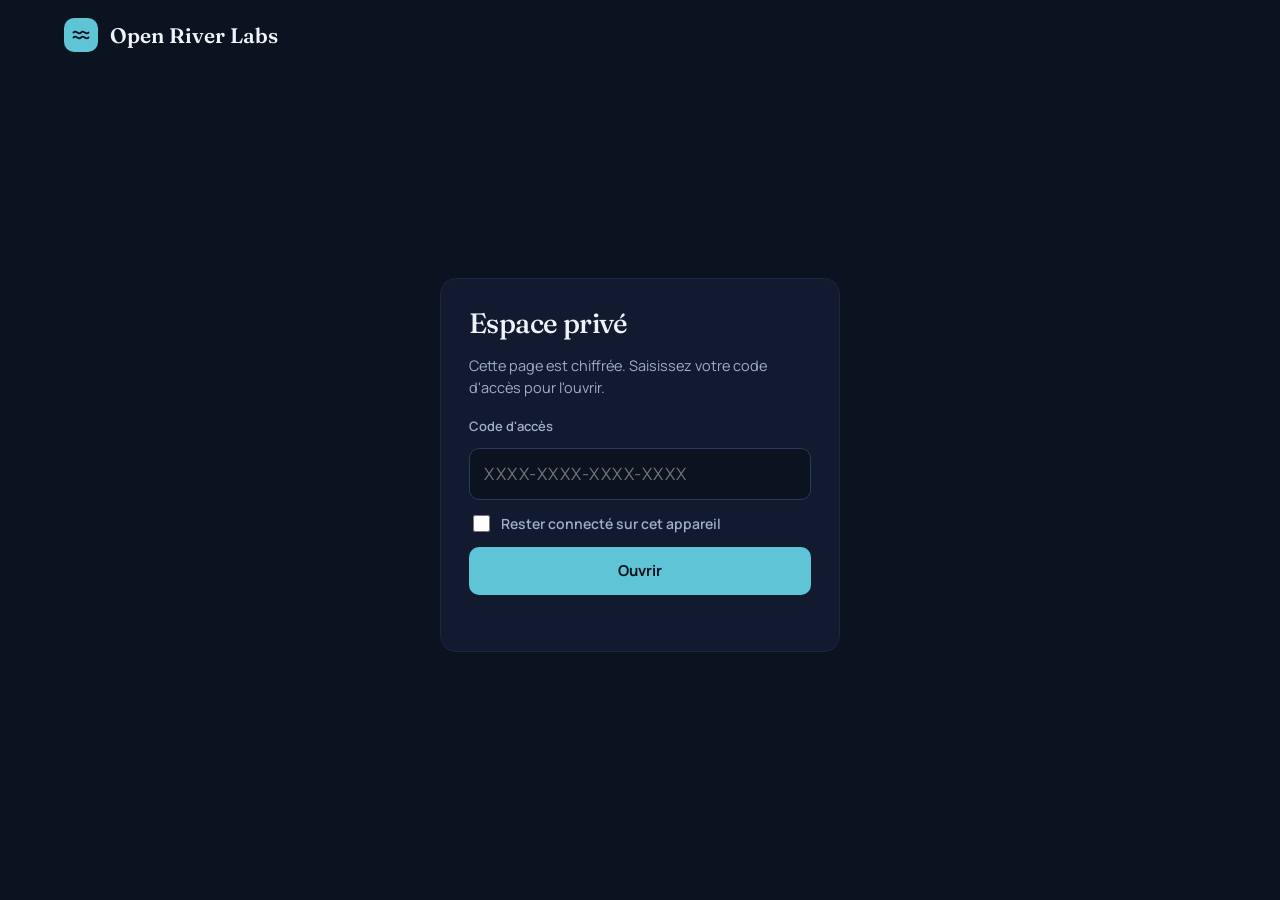
<file: espace/index.html>
<!doctype html>
<html lang="fr">
<head>
<meta charset="utf-8">
<meta name="viewport" content="width=device-width, initial-scale=1">
<meta name="robots" content="noindex, nofollow">
<title>Espace privé · Open River Labs</title>
<link rel="icon" href="/favicon.ico" sizes="48x48"><link rel="icon" type="image/png" href="/assets/favicon-96.png" sizes="96x96">
<link rel="preconnect" href="https://fonts.googleapis.com"><link rel="preconnect" href="https://fonts.gstatic.com" crossorigin>
<link rel="stylesheet" href="https://fonts.googleapis.com/css2?family=Fraunces:opsz,wght@9..144,500;9..144,600&family=Manrope:wght@400;500;600;700&display=swap">
<style>
:root{--bg:#0B1220;--card:#111A2E;--border:#1B2740;--border2:#2A3A5A;--text:#EEF3F8;--muted:#9FB0C3;--accent:#5EC4D6;--on-accent:#06101C;--bad:#F08A80}
*{box-sizing:border-box}
html,body{margin:0;height:100%}
body{background:var(--bg);color:var(--text);font-family:'Manrope',system-ui,sans-serif;font-size:16px;line-height:1.55;display:flex;flex-direction:column}
a{color:var(--accent)}
.top{max-width:1200px;width:100%;margin:0 auto;padding:18px 24px}
.brand{display:inline-flex;align-items:center;gap:12px;text-decoration:none;color:var(--text);font-family:'Fraunces',serif;font-weight:600;font-size:21px}
.mark{width:34px;height:34px;border-radius:10px;background:var(--accent);display:flex;align-items:center;justify-content:center}
main{flex:1;display:flex;align-items:center;justify-content:center;padding:24px 16px 64px}
.box{width:100%;max-width:400px;background:var(--card);border:1px solid var(--border);border-radius:16px;padding:28px;display:flex;flex-direction:column;gap:16px}
h1{font-family:'Fraunces',Georgia,serif;font-weight:500;font-size:28px;letter-spacing:-.6px;margin:0;line-height:1.15}
p{margin:0;color:var(--muted);font-size:14.5px}
form{display:flex;flex-direction:column;gap:12px}
label{font-size:13px;font-weight:600;color:var(--muted)}
input[type=password],input[type=text]{width:100%;font:inherit;font-size:17px;letter-spacing:1.5px;padding:12px 14px;border-radius:10px;border:1px solid var(--border2);background:var(--bg);color:var(--text);text-transform:uppercase}
.row{display:flex;align-items:center;gap:8px;font-size:14px;color:var(--muted)}
.row input{width:17px;height:17px;accent-color:var(--accent)}
button{font:inherit;font-weight:700;font-size:15px;padding:12px 16px;border-radius:10px;border:none;background:var(--accent);color:var(--on-accent);cursor:pointer}
button:disabled{opacity:.6;cursor:wait}
:focus-visible{outline:2px solid var(--accent);outline-offset:2px}
.err{color:var(--bad);font-size:14px;min-height:1.2em}
</style>
</head>
<body>
<div class="top"><a class="brand" href="/"><span class="mark" aria-hidden="true"><svg width="20" height="20" viewBox="0 0 24 24" fill="none" stroke="#06101C" stroke-width="2.2" stroke-linecap="round" stroke-linejoin="round"><path d="M3 15c3-4 6 4 9 0s6 4 9 0"/><path d="M3 9c3-4 6 4 9 0s6 4 9 0"/></svg></span>Open River Labs</a></div>
<main>
<div class="box">
<h1>Espace privé</h1>
<p>Cette page est chiffrée. Saisissez votre code d'accès pour l'ouvrir.</p>
<form id="f" autocomplete="off">
<label for="code">Code d'accès</label>
<input id="code" type="password" inputmode="text" autocapitalize="characters" spellcheck="false" placeholder="XXXX-XXXX-XXXX-XXXX" required>
<label class="row" for="remember"><input id="remember" type="checkbox">Rester connecté sur cet appareil</label>
<button id="go" type="submit">Ouvrir</button>
<div class="err" id="err" role="alert"></div>
</form>
</div>
</main>
<script id="payload" type="application/json">{"v":1,"kdf":"PBKDF2-SHA256","it":600000,"salt":"JYZylkDGIN4xSQh726CIhg==","iv":"tn2xSQUtYXBTSgOO","ct":"4RRekOOwv5SQnwOP5SRWZ9PoheFeMgBD/6VXYEhZbqSDyEgZOx6xXVwVfIEBagMF8ynkVU2/Zeh6eqTz82en/OTbUgn1plO5tZmnq3yO3pieCTflL/k0tzCNYNYPs3NTU7TeKIMXZJVgzlCKkxaGHSGAx0YDtTQjRfUbiVYjqQgTJJ6DtHEeiJYryvVzhcIEezlVAvMY94CwcFtUeyhFDt3SjS9U4hWJL7cyPmOlLV3yrAA4utKKim4fKwt8FnIvkokCLMUedAuQUjRlKizPq4ZV6mGNrXFI/BnFH/2PXmYVPk8DNVoFv7rpOK5e1nQTaNw4lhRaTymZTw2a8uE0B8brEEyycOYSLScTkaRu1fdDRZuvDTzx0zNSoznGWjgsZTuoH9wLTmfySNNBZHBtl2uAVcV6vWxnpugyHEkNcQUBfTYIeghBW+SPmuBxhs7ppBJPH3l8V1yNgbHg1OMXN/2TC15BvT8WakYv1D2VwloUYMLvt6GaH5gxXqnHlqeNPsEpzq5MUfmpj1nGw5CwdBdObxc/L8JvLTUsqWkxpzbUVs+slUA9/dnRToESJBAKtuUKkWx0whd/kJ6A05wp4rZZsssR9ETVAsLC0FEU8/NqdfAI6t8D30GwDn/bRdEUENOI2b5f2osxZnt6K/[base64]/wFz+L2kCE7gd6C9nuRpgxdt53hWqt+GhOJaqvEvVJ9UfLywHw3/23I2sUsLIaja/RIg4oPaLtT63pI0uS8uYNLMV2w8oJeAQhHMOr97uNwpZj/nu/+ixznZgrIUG2p3vB1jbvDzBV1XrB9JZPnPM81VB5sdr8FhxL5Sx5R6Q1LgC0LQbm1NLsqRHwcUM3heNnrkz2YHHZn5JZwNcmDWFz2imGhxlfH5kJ+nI8oaROlNhJD4BgHT6yjvsbTIMTqM8OalWoBx/NVSvdSA2bdGYo6R+4Q/[base64]/bw1LEK0m1/jvwbw2mdJwjDdl3MZwq6y63ntUVPFVccg3LcqbzCx3la7jJwq20bonsnjrlYplUKBz9zDNIVgPGe+viLG7KIvmlgKcvgKDokF8u44CRPCHouE688imfh4cYMBbRfCn3XFR20VGx/GBZIsooI2PvXUJfh0rU3qM/Lfony+2bW8wixWlQU+2D8iqli9RFH43WCUOHK+eRUDhAWUFVDt52PR+DD+cza3pFn6diGFfFhz/RM+V7llA4uH8zSfWgjU65ga6WpMCmSpoN7kniaAiI3yaDoFa7smj9h3cAkB8MQnUrQMLKSNAcWQhswMugdMCXdbs4uhAhuuaZx0t1+pCfAc6h0LeCjwihy2OcWWaT9ruYUKqTe4vT1q1dRCKNU2GdDhujvVGUBYdaSvElgBMHKQHelbKdUF82BJ754/[base64]/[base64]/E2DrJP6POzOBr9RZghFA0wbkMsJd/Gd0za/2Kn22uZoytmVwdJhOgkbESgCErvsqknF8Le557zbNbJQQy1HP8i3m1hxP4EAjtOqI2JvlrcMMv9WdNENTtlPd3wkkOHo2I7wpuUxYY+O0dHxlRhfDuQJaXyBwnkg43HKB9cKcvS/HvyC/a5tMHieh5MhpL+I9JY8/[base64]/+x1LebY3AEXolj+PZN2el/8czgSxqAVG9olo4xz6JLmX7AodwwpOBQTJH3RC5Nn3fOOkmYN9OHFc6/vtHp3qYruwT4cGzkMWT2iJptskz/as//G9OOgrd6i57yMD+ANf4z8EhQEUYyC+V5yoUo4zz/SF1S6J6aTv6gMoBIoEomnt9DL8R68zy/7+hOodHqAwn/wsleySW+uQ7hHEXb6z36L9UPOnBOWcgTP5GDRLeGIqdlfBWEt5+LJrlvvANKKoylIP3/LkK/mOOsCVn08JC1CaW8zUA9G9r0Ypb3RdNZ9SQNJk1kq0TVPxfoqY69PDhRBLj6M9R6ETyRTialkJU2DvPpiJISZzRLxZibcR1rmN4ioMg7TaHo4JhEqngE2RJlXCWNug+Y7C6XWCxYUkb9RAk4ZyvAjjm0LufbavOzElaC29l5qVxSzuHa1nss0xNDyc9wMt/XLeAknizZIgz00/4wH7tgMTZR+gkbuh/hKtJHqK2lwsDViTfV51MDsZ/8jbPgoB0nBk2BRGt6z1gvpWxN5JqEq8yabjJnrxvLXoaO6oW8us8n9+dfX/J6PsuuKr/kU59KSG5E2Q273gT/wEVm9vmUwj6pWhgXUeetDVqKrXNhzIWyYXcPliwq3EFwK94uEvWmD1npUupFzuUyeCwL1/kgfKLlS3zgjn+NN/b/lim5Xr5qoU6QhwtAOB3aCnhFv+r59fK/iuQ79KPA0ka6afV/WMkkln/o8KeWuuuxw3lCf6uGAfG5iyiyrxaSGoWKSdziVNzAaSmhJXfm9PLIrz2I0B7sNaZ2+ow+irsEtHootMbw68x7mBnANS/fPqFiiGNipHUAkIIbIzLJmOikPNppMUn/bw482TZz3ucoQaImrHm5P2Cbnshxaky2qHAr4IYKETJCa8XGOHtm5QV0mrzr8bTlneIFxcTM5aou4/hXv407CGSbu4SFfpJ2MXyI/iUtzuQDFhmzeiSggS5DSl1NIS659U3krcvqXVTYCI6PkBFjmbF1J490GX5zOnYHLbezmPBEfqMfwYIHA/wjF8MTaEsD1bAwpDr+ZU4ImHqIOoSViPVz2QWLwZ11L+NsWRZIdp4VsmYjnS1Qb/ZHAqQTRHyVpRTuNS3d04D9C+BC6yTOxV8IltfXasGN/25iaDiPNeMWZgjrcFdbKD0uOPcWW9HmTenYRbrVn+xRVsgxrnsVJnnhRhG1PwixcccFWkXj3sqq+W8MZnNS++Ei1nk+lC0OYDYqi0rx4dB5IHZx/ZO4FcK30NE8r1iGEs+Ckt75eQEpzCXxnnUs4vK8eiqc7fEKVGHSAZgvN9fnraQOnBlvM84pvvdizNh2NNsSOS4A/0gReW3jOTNvTEVO7/z3uVjnE4Y1+mjRnDXEkqbvW2QbCzLvUu2dSzmInbCDJwkyiA/Vq59rm96PesjaYvQjxAt5ustoAuiwvJo6vla6QtRbiQRNBz3ht1m+Qiotk19FT3VLSeVFtN16gvpiNesCVDhCO8Sfe8UYqN0vzHx4i9f+Dhyb6Ta2DpJcy0PnfYvZ3K+f9fMMgE/FIzztsQZCXmXriW8UbPUodwvv7EHtWo833zuWo6bCGRoRotG+P+cTLXkt0IWkhCwQULO1fWZlZv4oeku7eM7Fq9o/nsBHO55Ph8Jr5Ahkzh1e1HPkJR9MxRcOCflahvZ0bYC3A2i5y42mo3Jy2fdXI/jw4ljDjCarb3WqrKHhrHkirwNZj/t+ry69dPkEZsn2liqKt2WgTcENbyGshuF6t7IdRLJ51trdR6Cb20a87GWTYRR55+Lgpb8RyQ+v1cyIuSOXqIi5E4QcpGoNzB7eDKKwkqP9RpR3lxb1K3niRrpBHKFm/4bAl1thPVRfvJLJSqH7XbKMHtyy0cKGpgEHsuOPv2RAM4HYwBTkkVntYgMFVc6H2kt50LeRWCzQ+IhgD2zUU29ajwniL/1Qn5RT2QwUbxI+C7La17Icg9yx3W4c14Ze4Vt0/z3Md82r/gGXYfBZLcuWRTM8usIXl+vgZdxiWGwBCbNkBR9UeaMWMqNR0DNVtKaWoPMaDwYdtKLaNVnxJPMjZrcOZ5eH8vF7uG3856SDArggxysM99OEvLz23AH+T6tsdh+kfJIY7DCWfQDzzFTcaNd0jOT3Og0cwk2dfq4FseXpL481ZkprZVoKbcxW4kUsmFmLqd3Q/HI/G1/[base64]/faHj9RiXhaSGRMxr17Dh3qmASFKUc6iHT0IWiJ6IwIDR2zkBsh2aaD2DDJYAtlAET9Wsz1lUTjsRC+kx7wI911hPy6hZ7+iuHhxR/B6QFCeTxYewNoHmJHD/WjdqsiJXBttEsVCkEyhcGPLmlfl4oEvr3ipTyjtyUOd0+656sArmIh9TWX1tzbJHh3i5KwWJvW+kJa/TKti4mFikkN6J/OsjANSSlwcRBZGVS3DWIFVbbt3qwbeNmtQTqqvSaWXCxT41dthxziPMo/0wZD4oHls4VktzlyJyq36weejrZTs4exQZH99/64twzOF/[base64]/U8yBmKP1S0EpE9fMX8AJ3evILO4CyNZ1hLv0BFrrwnOIlWwAgnOTldUJHlVuW8FX5KinRwyRq/fCtakAvRCKUZLljNKSZNsn41GzNs8sSMSXq7YbAGr7wD+0fch/EdZV0UsBRJlKwplitPtm7cGQ1SBcRT2W58WvJ9wfbzsvFhOlG6DCWxRxsuU4KMMkO99FTcM6ZveyFEPdsSkPmVzrp235OKnFeQN6JRcS68jFMLp8PnzGJlIFNl5btEA5yyu4FOvwu6ubP5OZNiuRGyYk49Wv6f5Ih+5gt/YtN/FSsEmRf318cOys6CiDyjjRQLehXYgjLHnb/hKr41lM0n+i6qGu6ASPiWpDkGL6d9yu9U6tUCXnnOLUlcnxwVhmoDfIbh8c7lj4dpgjL10h+y5bEZAMmuocflOuhlnzgpN36LS2vdXq+IZ6HzKb87zn2rX205XY2VPfPEN/BpStQXeqpD/kZ0d5q18cBkYsBK28etfJL4UaqXEg8sQwoeVBFdT6XUxrpRLv1UNFxDhceaFB86EHNEHNvPfQIeCSOdMxUg75EPsM9myFUFDW1P+hb9nu+iE7Zc8Pbu4t2mguqmUr5igPlUl8PizZpVFd2vDNxtPn33SJS1Cm5sZXU/9GKi3a6Ubp3U/SpQQyaxqWXmvZXOz6A+09vbdjOkzEb3BJGlev6jzlaYN1gAeJhLuQXvD4DSXILO/DZbj8yiSegnLUkLRnXspQQiUj2gv4Z7bqyJuL3ST10qTyHHwYE4lNdHVUR4aT/heHf5SmYH/aEQX8WpiascuJMkPEz99QRjzFbqLqzf6IA107wyYoSpP4jhG/txXyM+VWMQ6+JQ3Knart9vkcKd9BZNPUODd1nHzY53L3oPMhSJZhoUDGDvPUsfUlTimJs7zk8E7lRttHoHclPSrfSum5kYIjfnyXfrol9kafeDTeG9RK0IsXnXPsurHwk7uPRRd5jrWdzhYDkebuF9GZAEHKY+HN/eHj/+kOtEm5s7wY8lNQMiatD5naGU6GjEf0IztxLCnkAti/FBGe2C5xtcaoOSxRFHEeIDRklYXC/WAAyvtMfIhOOt1U8u9IAUGtjCDdDyzado/YeT9hB1Dodujdqk05TrtBeEEwZXc1DJWIqPgrH9NPfhmZVz6bpwhXd9PDqkVtMMXYVv9zxE+bR5TPScS2dDRtI+kVGMTh2npGqjrhQX/2rcgr9l9/cd8FHdQE8VADzXAOB+uX/NEztXggM71Jqce4JSia88C4ctaNJfmxxzUAqRmSxzarHivuPzz73hX0ryDq8yKpB81Tnat/t6Eu0tUfh8Bdp/kI3LOvlaszY7jf3L3ByZ6cb/9xljnRexwwvvkOh1zvkrPFe3dpq7YSD3/EgDR2gKCMcs21IWrhz6Vsr7LY9/E+S24crG5RaXoCsJSa6WM4i2fjdhIlxFLfKE2F3EfktCFq3zzqg/OTtatoavZEg0Z7H/XNGJeKf7CNdNJ12fzYko46QxTGwzQO0cBTSlzrDGo4mmH00Ry0LHXNkn/tL8nvOT70GowGGcbPXbWQuFBGxaZL4BHdZuJC0bG73ODwRx5zSeCWXFV9HEnf02xwTQpTkTUL/NmfAjp9vUI5zrYFHFehID3x+WuQZ3xDMvXBOWnqFxnRf70eH9FRLVaQLyzRUaGhqt9FPWDv3ha4qBn8B580jXyYIZ7tDlQcGuRq3ZOFCPAufq+gw0HpMPoUvZ/[base64]/hbviLNM5XwnXurkKEZH6AUEjiP/Eilk8SjzwJTUSduVjVWXUfqlyMf55UtZhNEgXabUzTZQYaX5nlr4JKMFUyfIyrc3DZUkzMQabrrDR4ZIRsVPU/+vy3vAnFjXKQVS/b5CLoPru8jlp2JJKpa8E7fOuVGoauoYyOCz+znGDTYXLQEDXAtIA2wfBgcPhPqn82Kxfv4/rOqR3SEdD5eAj6aCiybWsf9sASshF0y225Jdd64Lc/ODQ7BYrm6PwieESYOiG/2WYp434JwiM4k/RcGJ+MsBPxNR5+vsPWFQfBPYrZtxJuakABG/[base64]/3TCWaLMaCqjrEt7//por57Y8VIXgTjS+fhSiPvoGX7exbKejLdiknXkR5AmGTbBF/+TvraVPc/Es+MwsTuI1zmu+grlvdl3/1nz5jCKk+AEdkqdh5pYTYtrfzc8JRdlCodFQliBxYy3fwlzLkE2z3qVyO7OhbH40FUFrPg5sqD2WAwvX9WkOjRnOllRD6Rns4VJi5KC9vRwhUbgN+NWOYJJwLScaMpkZobJnHIPFJmact7hwsQ2asZ0vnn9ioJo/OsGGwrrwnijspZkSBmfuYoE6I0DIPPB713i5/INyIB20WsoIMZIMJtM5Vru1+ErmpSXaMg6AQ6q3N6SCxnxMUtpafb8mdP3iFRd/8DQ3W1S9YyB5pkcFjivzkMI4IciktFgtYZm4mjxbpo1FuS2M7vyw9ehtyZay7C53JFr7ImzzSjsX3eRycnLxnaZssI+432/RtOtpgSML0XweqRUIBtkHG1nSoRZ/SrfOuXlxcL6GQw9nenyHnS2nsNy+DJAqrryhNTsPJRrd+bzcLx/5h9yzBurtgkJz/kky9S/Oib5uHvlwCgWnr4s8KufVZp0OSKZVH3dSSTZ4GDdiPfdmBA3pSl6KN06bnHEhW4f6cI5c0KJJ8KYBgN4BqD/i013S/B3zQmW180ojvqNQaTlp7kVIStE3oK6wLrf0zcsxh9i+CNlz81gqhbg/FyrTRcRBZ4/HHqsX5dNYhTY6qboDFBjt6GYZ6xlwrS0Y1ML41n5eAp8foCbglfhljWvfBvit9GHVkx52vK7jYPxbi/63k8srR52lI1g2JUCpwKJJXK3sp4iwrevnzEn8t0efbqOjAJmlhz/I2tz1lkjzJkYsnn31bY2ZE95UnWP77krzP/Gx4HBArtAb4aiPdwKGwIa27QXLDEEOyh8xUdKZjlW4LEwStmNdcM9QE7ppRRmmJYZLodHYEtFKDpUQSZCHQ9gmSHj/f4Px2ZKZqQVm5E7S8CUAlWaLdj0ca9dAKHQzdWiMi4ab0NGQt/0BGu4XLPJhCu6soghWefjWNZbgLlUoJ90XyVgVeHi9ZYfNzHxFOcinHpHmr586Xa8M+K34jMQHBh9HtRhuZFSOkw8TWGhXwIHxqZCkKs7qlkCcjVxwuT58Be085ZKKMjmugOCM8Cg6HbrvMTTIdQ7PwoHcBfgGmRb9HBaFXl0TZGQTnITQKJpkyLasDFTXRg+/jn6gdishCN/DUfVtpSi7YavkWUspsEouW02M6vWA764jO/5iQKqE5cBedQ865Ji2qYG/OA8Ta6OrUCKtxT00aJyMTx3Rx8t+9ySQ8/[base64]/85ZxXusla8vWwvykuS4uq/VIAr6D39JRsCaU3EDB+NZ4LK2fxzG0UqjcTYAfj+fvAbO27KSTu1WPiIWZRu7GgGOfJKn7IHIT+6d/VIrZXOhDgkEN6D/Hr2LOkkgkcXRldgN/llBCNGc4Yt2II0ebk9BoRjT9Km3bpZ7BqsIaBSLqRumFoQhlWkfC0aA3ZcY/w8yM/IWVG97CukAshCNQx2AoNm1aa+JlGvV4jEDYdmIR2Q3w3XbfVNqHPl6mg9JMrItKifpLjj2YJpo5PM8lEqwE5L5H3YCj++AyaPRzNd/DXEn4ubgipYGANYkhX721bA1Arzd+v6GxvFBt/PFP8C7xK6YP36Z/[base64]/z9YZ9RnhWuomPrCm9Xj7helz7/qChlHvDSHVXqIb06PZr56S6nStzsxmCA8ZWpTU1SwKfCJdk2xhFT4ZkoEIBxVRHpLAY5DchPvu2eb/[base64]/esY1zJJV0RVG4FApXuwRat7McO7Jm8D15tGHMoRZYQl7FyVmIo68qiciMl/y4XTe9AvQZNoOQ0NG60+fxRdsuZzPLm09QBcZPoAUb4+ZyWXsd//86rI6EcnxHpEQFvTupSOs8W3eJO+2ZkVGXZQdFOQV7XNMi8+krXdqWBXNqeaXZ+yfidFXioQ/7jJbHiBtljbZIu6xNybI1ckTPgHthLAYiiqIvG5x9pCkoAkZ2D9FteqkPmjAZ9o+yCGMxL/oX+QgXdxoA/AWxdjEKHbqy59fbkmUBS0ldCLqSM+mlEHje5fmUVDu1RQtk2U9opGEdA6VFzWoIG47TC/DHAvCnOr8vBsc5AycWqeXOaKW6U2oNG7Bj/jd6fv2rh+VQ+mWPKBgzaCcwbkHzLAJ3yyFesR4W+u6hP9HEYudGOo5+xT6YPkWS9EJGFb70FpX0Lyi/wdfJpC/bP+RSRmz2C1XRWKGeBxh+Wr3ZpYCLb1uk7jjOucNVAIuFYji6BQcNpfAux5M+8rG1vTjxNPPjgUtwi+tGijAC6Ptk9t+zZdSKc9/s0WADeVKPBD/tZ43igJbnrKQ+sFNRdTIpTP1Fy5th7zPQ3hv+Cr69ariyKfgZfUq9IQjKV+OdsCurbw8NJRD6gHZmZN2ltz6yA1vYKjobCTGPAC/OH0vQeqYC8T182tEyud3OB8TY333UhwVg3Krveg6iI3fdBKtP2UheG4wXozj5dmYOJT7rxH89Rv1EU/p6RqxA59mXf0kco9pcu4uAOV3GD3NoVNhvspnNtaoQy3KRnara9iq5CZK/WaWtQNncWYa4DMFtCfkC+r6K0acRwESehS8KTIuenMlDL5ymSCcoBB/u+qMpijGHTAKsFSKfhkXnY4OARAULdtQmRQFtRhFo+Lo3Cflbi0k44ygdZ6g8PKPaXrsc7U5TmhmP1qrc1nIdDTPHX7GYhOtBJuZohjrN871Sci9CDXiT3p2YOVAPJTVtj32ISjzbtQy0Gspg0REMKftK4wsSb/cK8+9Lz+BfC3QvGAvLPjojTtyAXLCvD8hdCyodJ7hfcr+OREy3GGo+p/xkgfXqiiUcj99N9xGF0YE2MfasBxI1Mo19sg1CVu6eHPwZAgYLqLPtzU2A+39HrxAOUoTmVcfsSRw4SRKiQNSZSt9YNimgljpcFsTodcmKYzQRqrg6hjIjY3sClho30DDVpcbARoRbLGYcH6K+eOfIIevm5ZLA77+9DH94ABceBHeg/Tvwtrjn0ni/zEkCBaBHyX6Qn2bMaGLVabiO3RSxDFhc5nn6MSs9tM1BLwy14NSsKKaQODOIP3gbh0/HfalW7OLTY5mRhEJjLFDc2luZd2g9MfioMmu2LfIN2y+zhwRF3kCaDiv3mKsE0AWYkPVhDvwuspuuNN3pqm6oV/yQSMDLk1vxNwTjE/R/Vo6cpI7lvvzNjS3fui2DE24cNVWO8d1JwTmLZee1x6QOyzImJJiu/6gqlC8LVcF64P1N20yrDPMZuSKmj9/4it1opa1Ay1pdQQgLhkY8nwz/JM1fsOLw4KxTHYrqtqGyE1vzxYb1or3IdyzZsvpygO/5Yy6E0qqUsEJfetrGWdXZCgDw+FtOH4c7D9sZ2N1Mflj1OzRWC6DmhIpOt2/U2alimue1m6iHtEQVflfEj/mbmcZsR44UgsihZevikcJGML36Bisfemm8xjExiGhybB0Vw3ZECVvSOYDldtvQ7dFZsIaty/zA9qhl1LIH1ShKq2Na2UaI1Ox+Cc8gWpM6Ip3nsiqko0oO2xa/PiyKR08pGpyfnXI62pGHvqQCOsBjQGVlnJfK27nh9HWgssYWcLS/6R/OafJ5+V1+i9yhsc4ZufSXIZTHPeQla/AYW/xLLjejhKM0sNpJ7Q/BSTHb4U2FaQv1EPjWTO+BbwJLvw5jBM9x60OQPdw8nNy4msHRUaWLXlbifZVVb/[base64]/42x+8Ij58tR+uB32XSmaPBzLCRk42ik873vdcuMsKQKFvwip2jBpOr6aAfLZ8pqxqL/xnOHHVNpvp9Vuze6oHWcQvZJJS8iXR1nIJPtxoRZqZgZmzQ2pTBG7hjpfUFu7owH8hmHfZSzawPlrJu2LK2RWLuwGq7yP7KUs5R8iYIxc9f3v2GDt/3orjqEVGK38jVLLdiKupOOcTmIP30NUEJ+iI9sNIV8ScbL3rdLB9mZX6Bc+0L7igf9nu6ik3lDqAlgLXKT7H9ALpFe72JXFLKZGPekeT8VKqz5WBq6CJy/A1Dic04J+/kYgBVbtzsAZsetgbtN9Z9hmoESed6c3xtajmvguSVMN1JZqrI9qB7PTp96z40YP3ERT25VpluLJctl/nrE6lz6upWNtrr3/8Kralnzt51+mcAFRQONwaXWfVYv8LZ7x6xgg+Qaxa9JWZc8lszSvWAYINm3Hoeu+Q9H5rhM85lYd6Sk6LI/1bsNQJhbBd/[base64]/2CrkXexnHEwHa0Qey5Kaf5Cq8idOcDADt5ndrWNPmxhmGZniIiFFaLhnr1/WNHMJ3UkM4zUmwa4ij/M2HBhwJ/X92QsSRIylM+m7dwhqFplXdfXo/q76QlJkmxG3eu5rGgoBo/OKd2oFpeSDv5ITBBFTXH4JLNsmE4IKJIkN18zYvnttVgTk9Hv/nPa9MXOdtGetACxpU5lP+aWILjerTsGB+9kAYJjPBJzfcOrA5ZHvUK5zj3Azd2bBoANF1pgszHRq7TCZiZ7hNmet/SzNZRngHEhRKIMbdrCh9qjtB0d90jsmN94GxHMqItPA43FAYNVn7ljRPAq/PPhP6lzdJQP3x70ERli4/YTNpmzksxieetDZxsy0rnD0TZc/sd8GGefTFajYKHUYzRRhvfc8gBEy4yC9MW1LG7vP8J9Q/l16CYX1PK9U+Uu5VMU/KjuOQg4OXDvf6EmU2sB0OCMivhbWkQFhbwaUfRoxhY8HLu3u/ebVPFDqqq54ftSLdSpdnQa6yeK5kotsgTh06tkp+DfDorWL0QWKWjJUrf3k4A+AWt29mjsDS3D0Q3waU1Zv8Niub3IoQ0xwLoOVfSyCjkioC+UV6mZOVMsPAnlCSnXeCVG+rnjn/cpvMSt1YEg+d36Nx6VNw+boasC2WPcTRCnkhlBgytTY9tJsEQ/lwRciSk+csJKY+duQjF0UaDpUZ8UHbQ42RTeBBTW69DYwKn3EeNZrXCciZAhazIV/Y7cpulYrpGTjyO7zn7HT+sTO9/6haPVJo9ZNphMFx6n3SUOmFqEmH1vBcEmQ3nYUp5XqXbRvCez6UVDPQVpagN84S7PNe2dVoIG5MoR2qEK8tX/IBJtashjopgW37kNrEWygbSfZK0Gk2c9Q+Eu8DZ9Im48RghMyCIH3qTep5mKHIhhb4p3lplVltY5ZAAuIWeoIqYLeiD3gTaMYg6OJw9xfw5sfFIHnOlL6KzTcCc6nQOUQyg7g1rBv1k5WJREsIy24/juHbMm2v9CW9syzvDYDdGA9LWACfgWd+ixOro6+ejOEZjxz9CpyXi3O1+M4cWQWJEiVjFp0mbPvfwgHHlLcVkEg8G7mqaZCXJRoqwWtBlgvJjnKuIDRsGrYi4WjI4KF29cUjQ+Z+XumBbMkosKaG6Ou6TEQChrwkveGK/AIgiLcq6g77s/s5HHftlO0BzKpox09JeEo1V/6Cbc4yCYhjQ6e/ygMOgfwaMrU/eAhPB+7pqhdzMxGsOjwMTtgXAfJBnGZR43fnK5WN/UJUV6+PktnhgBeBqZxtXSjKWcc5QGLW4zt+jFFF7gVa3dBSmeffN2WVxD8+VP6ZiT1XdI2OBV5ATo0ecsFgxUdmmPiAbwzW5hnLtLDx1bjnklKRXmr+KlKCQgVoB39DqZUpOd7DLs/GKe/EkMqNxZKqTTBlFwT02ERT+CzAhPYTBfw1oQ93WeuUJYTaXJB4iWZ3uj8dxmCjc4BsGAUagJn87DymurFoq+vmpGKCjc63H5uVUhmLlIYOIusMMxa36a4rZyoJ3COFH8Mu22q9X6/K39af/BhvQ4Rq1SBmpCKCr7axmBmciRG5DnNskL9J844B17UmKFZsulNdIwR8GhechClIQR67e8aW4uha9dPme/fl9fwjc3de3/[base64]/M2fbvsHCx370sBLqsGAHTXIxyZmNYzJP1LnfrXIWFn5zXL/kksYEAnZvG/7rLh/PE3Yv3iJpR62Mjbe6MtiNkfL8a0l3gEbGXLH+p6GfdZKH/26czqKjyCinnFymNJWMZO7U4EezvaE/Z/uuCUlxI9/9Y0ySTJm+rsh88b35sc/aImk8PXda/PQMFWwjOqMV01zN2pjaHbSv5OxiHl2OVLLq7pv5qEOrc4bDay/veHTb0I/1+FdOZp4zYQk5GW234wWbHvZWVg91F9f6aW6EXMIg8GB6AWhxpLqYAK+y932VydQL2tdOBpCpY6iuCylq5eM5+j5GZhmS7tyQUbuGlD9sXSMen/BiQjAA7g/JUCSOl9V/Ev29aiK/[base64]/bV/LTpRGTd9qNC1+hupwlApBteiinGbnmJeMQyQbdALUex4CmwfDl1ZO9l5sLLhTX0OHheojgztAKhYgs/zVtjwAGbp+eINK6hOgNq5t0Zw4BrfSn2Z33au2eJ8SFU2OKITa+GKGY1ZrWxJf+zSrX/Ay+0tziptXxp5hSBK3gl11XGG+IzCae1iPPVTtAbCYC57pltOB8MHLuNgKNInsXwy9+917lNBcYIJ/1roV93W80n1CWxgpr7wQ4Ygdd5OBxINieOSFpn6u8dh52k7BwVsOuv2wNBLQNYm1oYp6YNfA0CZoWm43eRfojgEUfiDfO7nk4VZ3rkJvehxKjzxB3LsYRNLAoVOXd04fmsNILBrQsKafP4s7gPsLxhGDkIwGC2XG68a/1FGGHi/E9XNeWvDL+3xnlLaZMIZmBBR912Vn0vIE7lNh29q/M2Y7y4CQCAa/NTn/sE+KLlsLRrWDbYIR5o5hdnznjd2Mas/wMBZN3NEu17AGyR3QOJp+qd7D1EMaaT1qOjrEqqBTKfYae7jLDUzi7OVQIXkbAW/ppHn7knoLyKtpp5BSf4xN3XGiOFLIcMa14yJiLpzdhqwzu8etGcphbVtWx9NVwEjr/OVghbFz6kw2V1Tp09McRAcDcQy6zkfV4mWM33NoCbHxcM6GZgHzPPSnZvTTPi+xd0QWBLEwUDTiXXfT3Gggta4V4DgdzRTdY3IZSPH+ZytZb/egSbWL9zipPdO4JMw4CzWjhqu+fGVWCnpTI/C3Rulyu/d8qEo2/qgUtczUUzVJuGuM/SbaqyRpMDwIlym8PxSJfDSemCIBUendb8Umk8AVjIUEgJbUT0h+12AGS/7dlmov7u/pFOakf/9/dgJGghpFfOtOUVhDuhZc6NSE0MpHbt6AgttJ4fvsElwhG+JqoAXTH6XnaxvrAuQYXKj5Ec/JRoVZqq/HhUGHjtxeJpDS0tbyieOP4Q9DzBLKaHunNv2fZVX2qbvsAGTShUE9aD8+c2NlpnFxevQrnIaCMgF7wy9dZR1whP8Wu2onkymoSCsCXbK/CvcnOMmgsWSYPUGguIS1opxN/[base64]/k0YUx9lVyOyJl9kHEzUJaEFnYX9uffjU1qLaWEiUwBr4gNsUd/6lmlF07ZxFv9yCrTJz1u2QzbV0nxaEV2SEUH/4txkRuvAqP9RTMH3Fj8m8pjVrnexc/mFChwoAjjr91pCtK+uTif97YybB+c7wYeh+NJlrlUUMeIunc+J9Zd52/ChSeVsaV8VvtkqOqy/EcyXZSaEKzpuUEvGRaaGrn26Yk9EkxdNGl6cwCIkLqsEyPXugyQzHlX6SM03JspsKicEPCjTU6AN/dI2KePSuRdigAO+bK/2DQK/daSC7XegYjC1MXQ5NAzOOqn51hz3ez5VEyUj3RZdNGX4zmxIZNV3Zru9/b/NPLLrg4Yqwd3nqe/FjlFYRxGXr/2ld72vF8ODAEkLpCA0KIXVzFOY8G5lrN0b+e26U6v8uOZp7OMOWepZ9cnPFZZVy78hY0AFaYGSpwCehYf+WhB/[base64]/3yFjbGR0J/+kfJrjHhkhxq7zV57C0Qj4JGkjJepYh60aNrgAPhdzLaOLO+lc5bwUTv7TIXONrl81MHEEfySL/D81yqSwZOtYMc0mlraEuwEGqWkLreSS8lfUi7jgQrtLRUZmxzRhDM15KBfcr7tp1e3WvJ6Z67A36Giv6KCXsLcrQXn8Qr6IyDl8Ldtl9qj6xfFt+3WU0iz8pGrH83ePGsaV3UT5x30JUvcm34fl62ZYpAY/[base64]/[base64]//v79zkuhpaC0fjyjZMNWHX1amJU9I+W5IhoOf5SaHur51OPHsbsRPjVEcotMofdAJd8GdYkNL3qgxXsopNTVd7ixdxozhycWykjW4DX8HbW9kUsDnToAFys+jMwJ0aHivK1+OzGpX2zF7dOH54SyAzAHWIMXbb3EEnKoG/MJdhSFItY6Da3yZ5XLMJz16H8utaryrlaRSEXVzbvbyqv0/CU8DtkcE6fs96d4bhaLtXSf97yzRjK15GLlZyk96E9ttr2NZHG1nhMrzaRoxS+NmFlK7z3LaR2wRIwmhkBDO864dNuHf5/zk7RFJMEW+1Fl852/h1fgUA1p5iW7cimk2yVgLal9WV3q7mkRYn9BOz5cgRZghSztvKkVMkP2eufMtPTtNSfW24vEy+wDOw0qCqPKP8U7/[base64]/SP2tqDxW4nICCCdDmh5fi3cGnVm1+vGRvgpqxUkNdr0e1HRSVpMAO+dFoxgBgUnpNCZo5SlMCoQ8BNQRDoA4olZ6b2pSTVyO3RPhMapvFUiUxM1rFyeZS0fcHHyXCn/g96Q9TdfALJvv93Si+6I91EkUCQld6M7WEiRUB6q/M2HhNwAB2hnBWarO8Ug+W4AXBujWOPJRepboGWHPESA7s2O9VlnoAS3K+q+aB3Ff9IcxZG5D8JM354r8hpk9feoVUxZCqUzBdHiqcOmy1i7hrQqWOOT3/71P8usvOAdhl0IGHc1CBAHymi2M6fSromWKljOR5hk4ZSfWkk9Ly2xm4flomTHe5800ef7ZLcYwVAYbGs6FldGLlZEwkUzM48R2FeSht27R8XqkNc3jyBDU0Wfg85IM1FTzfAcUuN7Z1b6I7oW5G+0/UnHWfqhKlCBW9iWU8N3ozSm8BE+RwWkMuqrAB65qU+Lxj4Zb6ofMhdT4en+WIPTnVZncr3IP/1nIhTz75qNG7lWYTAqwKGwQYSOu9HNt4XwGAOA2hvfaqfY6G5eOoEifX6EkilqBdcuPBVfISrYF8QHBDkSwGew+fZgo2/SjZXeniQ6zTioHqc9FxcdW/4KhBugeuvc8fdo6QAwHovL1gEDis/mf0dGv6croMnnU2MSgMzs9RLcovJrRKBAmouIxBmeIT4/t4JycKzGuxlO07qvoH5JmPSgzxAY9UL4D7mq9Ee9VMjyjVp/YhffePbHNFjWF7K3cZ0lU+tL2nE4b9VT58jQktA4UC+zLAhJpqvFyHLytjYgs+GsHZS1Z50jGwE7omVrztWWSE0SjJQMlp73ZX7p7S+PEkchK5mWOtsAwBytR34NOZ8SEg3rTcy/WWvMgjRhMGGkiUja6mMCGNg4msMWfafc9ik/e62XUmmJElUJldq22dIKK7j14e7tL9YSKzNPNNRsHajVKB3bv8JDwGMeLy014XfABj1y+X4xpCTWMQs9m+Gu/e1rju8DjQJk1VblZlbCkHDzMl+nt5BaJgeDW5FqpXFZ1A3cG92/NEO2LuSFFqodcAgQT9YnnBXWdx0UedjKHzVFmSG/keCp9AgscismRki/Ebkrz9Vb/oOD8BeiKqZ8TTv3pIjLusrDrGWXP3YiJDxhOkbhQuplF8ObywPs8ILduv32jAgT3bF51hCURaIvU65ACfMZApSqKxW+qBkARaCPrxkp5Rg3f2PYhTNEI2E2U1xl2Tv7L0XGdPXkg8CHNRh7oVj00wmAghvx42aecu/+wkUxpKclP7PN77OpxaiP6siXuLA8w28lb4KgrYPg6d1wpwDfznJqRUX1KJH2KY9LSyUWtDzBzMfqMzkXKNkD8dV6pD8LVBdzcVDVOpTNFLDfT2p0IIDBU6iG/DmanMnQJ/+Wkd6wg4vlo3aPdtqq/pqfRL+jt4aRZqmVUmwzXZlv04OzUXOxUFq9vHbbUZJItRE+6nd1nmjIA02jenQ1Ht1BEI/GgYHGQaGmO4FzzlfXYZ1i3qdRqANacKuzHxbd10oZiw6W42wj8GMiX5YBOtFo/QPuodmnOfVOA16SridKiTEo3fLenCYXtxxTr0FeG6CytmbyjNhRXHnHyz3WlWuz5/MdSEZL5CJUYEWbm4iBlTLh0cFYK3XFRBKU7f/cHmzeFI14uO3W9xoq/6Th1CPItyiSSHQCUMTfy1utPkATtHkfTiRqtBML01OOKJ2um1KjHMQEVjTnmP2nmYuvlg//PwGzGFORANGDTqG8ztFhJOhfvhQZSgxsvQFQJrnialuhwf/fSjDkwV5DdekbMZYIDS6jOGO4ZnVO0CkXr8NrlN1CiiXnG/8SigbOkiyTKUtVHStROwkxXUM69yJFjnnKxFjybYPfe2gLGch8jnQ1UgezVNZGZP3EcN5FE6WoQQOHUREU4Rlk2y7K2uZG6awcNses7Gl5ZdKXCC8HlBIiW3IByGhcB/82nEN3BM0DFx6j7n8uGhpms2gfUVgZknrvoMwhYrgMT3CmQYaaSqfS1LybaS/2XOHlIPt+D1Bxdkw9EMyjB04EnhepSw7U+HbXmRbLiD4aHcfzyNEk5Hd6AiWEFOwcszBNNmiU2H7XDju2R+Ix2Ip2fiVuNM8b7yhEUc2dBEtWEUiap8rFtU3GOYpsilv1S/u3laYHpYMJ3eV6owYqbTlXxu2Ysajch/KGkbAmqsNWU5edM87RXuMcPXDkZaHU5kvSdcrCsR+PIv4kulFZDvZzG289iuWGXT+8SG/jBFHQ+fwwIdr4VujPSg+P55plJkHbPp2bhahWsNWywJgXYtjfowTfzjhzMX7k7k3/UvoKPyKuwtYqafrkhp6hKWbnZ7lgSvwjt5zd6ensyYK11ZsS1ovecNPpvp0bH+S/PXD+tTYE8aIj35czy6PQLXmPBILvdz97OxG2zwzHr5m9UxvHt0kQuSEXGAWEuEPg7W4k/mwb0VzK9xXzynchFkb3oT4xfE7XqdQxmAQLcx2GTbe83693WxJIGaQp6azUoC3jtabALb3I2eIClciMOxOw9QiFv5ztFdBUsp+ycHDSpJFZoqLBPd10UV0Js3yp6YOsl1YEQofCuJP/kf9z4HrTVtC1o3hjG0QXxFRLvYrGn+nRlld5HlcS15/yxx2yD/cOHg7rV8VViUpL2LLdnN69p8cb623Rl56pcK8QvdhE5hdMwHBJ7Bt+MIGFQ0GUyVm8u0eEa/S2HGMu8glL0xid6LTtKxVJj50uwRK4Q0jUsMWsAZSL60u0PkkRdeXuKp7oLfmN/E3M0yH/qN+WD8qnafoMv2MR+xVWT8ulVGoOAq1ijgHm04m5OHQ3cSf7DuYtUezi2RtTvSVNu16QKSlhNSnOKUoWW+JUWt0lXpFAIewQLDfmxyir6EpSdmwOS6+KI+1TpmTEaIsOknaoUqOjvJpSADNg/j5xt84UvTS1LG0xnFLbF/ILfg0qHhofIPzdmXJIz62Hgt9LL1tTKJI4F05fpHPNi7cyHiQBlS7V5HECM6GB1CO3KjhDHQEdCgpX9ynHbvEVCSAaeDtdxUIy3gjQsBDjn1VC2hCYFfn32iNDFHiKBc4DLSKpCPr+4GdDeDQLp32M/2AzSMCvs5CQBf4ayTvXEjmrRtgXfb+Ov0BU3Rlyq2N6O47mqxzsKEljjCKknOdtSgoGAhqKdVMcwwM/Wzj21GTT8fSoaOZSk6Ya5HRj/4NHd1/SSUcCPHwjs+Qly6MHUHl1bX+tnwc00ZVZtbxm6fpGEkl6DAkE4MCdyZC1orLh8BCTrwF6akJuo4hWH+CEcjmr/Wv5r6ajA0CeeMTl3Sc6S+EGlo0LC/sTtUMqgtQN4f4bF1qOhMYzOLz8zd5OuGbyxyqfxZ8OVy/yejzDt1aBV3d8RI82ov+0YziNWD/2q3psMihlrM75SZintJHkkpHNei4bKKAemkyLmhoh/lw0O/KDVWECo80MYbKKIOZrjY0ulxxsu7YIvHt+r86utjPEAbtgHZfSpw/cSar1JOSJIk7EyF/ehiT8kRrvtmvGCK/Eh0bZh2agPyytuKYLrJ6aJR+4kOTMyrV5oGCy/zm2+7IDnP5WIksbUMyX0YwnlaUevy6g6g8xNXeP3sAHLGhGpXP9pdJNG/GVPtnXLk8jhwGXPBfMChcoVAyUcLQjLSyfhk9KHWjakR7D0cb4WRTTxqoq6r0TZDjdt9z71mf8ENtVamw1fDyd5uhGKKbSSkXWB7FG+UsQkud0jMXC5Nqpabu7KDJIamYEJDSuTi5UyumhdTojXVtGsx0NX29DlWIfNTMcw8/EwuJij5tl3CmQOxcS4fHbGvHovHSrBRbuAMvxBv/wuxd4OF1vuo102dJa63lBo+0Wt2baxlD75PCEpTKve7tUBL5r0uriSOTICmROS09VXeClJQ80UXFcmS9WgkJcxrByDLcBkXP/aG8u+iFBOxCRwHp26EYwEpnBReT0uf12k2V0F5coSzVAD2f2ZZN3EKLNBC2mRYjqoeMmpV3V5ULeBz4qMuJGXSoECRRVWqOz270mfKrOPMNGH4vruSd9RY+ZwPtFmTISvRrZEdafRnZal3ZHWNkAAE6gCzOKKeytNQayTxw2Hv0Y+9S03TtmRpPs/gKtbWn4yEQeIRrr72Ij9CAdF5S4bL/B7hzHpfQWdD8X9/UpMoRIqrUkXq4kJ7sKmjPtPCj1poP6Ov9NIuJuUw7H11OjmxiUJx9X/tNgeOtm8rC2qQzU3smom7fxgunbTg6xzjbqbRQZDzoSiesy/CzB7KwXXSa/kg28tIAOdUEviC0WlZiBgjiJYAhsGVZfYq3ShVrfUOtFc28OWfKpTAt4r9PoBHfbiLglORLfmU0aEKyJtMFNAwuEgkYQtybqUriHqABQuXlJte63qxq562CNOFnC/TlMj1xj2qHID7G0q32rqJ5xggDthTJClhwbQ6a9I35uqB1LiEEJvnwva+X4HcUZD3umTCh2vuHmLPp1ubQt2oY7xlTYGwJ/TlxRqFlqNMtw6IgDoi8//+wRH0e2zfFNPMVGJH8BcmUosmIqp4B8iaOKsEy8FMaE7mV6yBOUDVAQuDljANTLmilfVhUSZLFWcSlZxE6UztQ/jb94u5G4XDHtbM4MMstGU5eR9NeRfOnROTBblrCUVXuWzzEqXr9iW9I97v20IaOL/5mPzi+EWtHBllSkui6hptB4RIgr2F6A8Bv6fwa4x41972GSiwFGCQxzAE4L9sZmMnoqCf6WQrS0ln3zxxaipnyt2p/hUJj0jZIXlyizkTquAG/yQxfJJ5XDVlhoR81DTt7j+R8uojU8e6t9aaeKzeQX9qj846rksGrioTN/rqbGmvekbs7fuzdYUXUBPLhhmaqEEP643dBNuuu3g8XwzCS6QPDg+crqXIUUdxGnIeuIV7c5akHrvdxoTJ2CRylxayf8/bm+0jp+S42K/6lf6muIE9gYDMuLDX+h6NkzfRZ5MsOzkL+m+lvkAXIygqhm//4N37v1HGJfTLdh108HEl+RlxBJsx0AjFFkSRku70M6Pi0Xqj+8ddPpGA8U3M2URqls1/[base64]/AeUwH2DBApU1sHmNcuViI+RMVY60TJiquG2+sS2PuJNZm5Ml4fHt3/Bz2XorIjPLNwL7EDR6+stJfVENPKQyh5vDmFNYVJheSI7QdvgIYuwpgC2Szwv7AYt9xh8v3IfbIrSpBcblnYMF/0K5FsXhE5sZ2BnD8+1//vcI9dwcqQkGSRb1QaIMJSHero6Vyy28++RN4ixIZWLWL7d7qHYOpH2qj3trjKQ8nBsYFBWnnWnkID14go3esMLHB7np1Spqn+U31gEsd5epzE2NWwxe/asvWgq14rq+3DzN3WEIp6Gc/kbT0fJwTcxPXt42yg/xN5B7Z2DQ45sWWTmtfkAP0dltnPUKQ9cmb/IYauIx5G9PCH+qckq/PCccsn10YWIwf3ieP2FF8ZQ1FcpYSF4oFlSxRiDecfwQGN59ppbq27IAH+spoiNlABHVG8bRs5Z6oKCHO1Q6EmbwYzYOpc1b3XLaUv9qaD5+kpbhcmEFO6aR1akx6EODGdAQeek+oW1Z9RLaCfFdKzpDsrYBOasFa9I8S1Z77z/f43AgPdFSB2zgfTJrmo90F3YrmzRs8hD5MzatTmoBOVSDiEpqx8SJw1t2rpeX0lbxKNLG88v6kJWqMR1b5+4QAGoomTvaA0g649n7c64C0jxbscFj8zv8OYD6ZTcJ9RYznYc2TTmGGPNQdCzqHErN6mgeYwiR5rAXqTZnRimMIi4XHmeex3dJMb/92sY4cj18BwA79ADYlPsRd8OD4wT7vn1/[base64]/xUUJSbssrJoN8RHp5fqtPx1eSB3yAfj4UCgUkjXo7V23JaSy0+hfumXyElQan8hYDRmHGWiD+L1uFHi/Bg9vFdfRJqEDCC+ODY68muswVyp86i4cE08qHfBdJb2RmZzkh7V4JFaB91ckndj4V/79xDOXGGsbdgHBT01ZQtoxVHvZ1yTzAlUVzpS1d1GejY3MJvZUi91FDxs5etV143CDcloNf42d/SNR/mgJofyt9IkOKy+10t4mf5Mees/AVABwHFjrDU4Us0hJGsLj8ML4OvZ+DclW+pm4TeyRaYGiTIbmT4wSlHYAMhruomTQqBM7T8oGT9ageGq/X8SEONaSdU3S+MCR/br3Hr1rhAb3lsuHRT4KPyCaWql5oItp7UEjMzjnCEZ/kMRSu5wP6EGI6YkbzXeie4Y8Nz9tmVMQVj3D7ciwsl/C9S5ZRqfYEkOCUxF1kgbF/80RF5eGBTK8eX/ydQ+LUleKlw9TB7/WbutTJYGAxneWedgdB04TK2tJs1oZ9LYFW0t8P0ixS1E6XYXLIxHVuxxSSQZLKd5wt+fAitjCZ9N+BhzEHpueRt20aRUMzo1YvPCy8SuKpr+aQaJgjJUHwZCnTQWlrqTQFOnrU8248JSzrO9uvAJ4CgZBo8xf1f2AGrLANqB8w2kK6wltFMAxtagKvll/q+fQLYtNtgf8o8QO745DmwRpDcneJ7PQ+HzIkp3eRsdXVFlho7DtsOwnY3rNXd//6VkySaJUkhpkPvRBzi2Zh1A/qcz7RXVWnVm/6Yewx8piVfV1NSAExj9ZK0gsWq7ZuQgiZYAXPYYf35vYncEx0js+Cudu8zbDwnY2k0Xr2NXj2vxmt7/+l3eqFq3fkL3fkwN+ej4QJB52x3sRuem5P7z+n+lScQccGJqGpCsm3KFiY+/14gAk9H08eE0toR4wvDNDcWIm8U3OH26OYHOgLNnvnzOFYPer386eLHz/Hxr/PPZmxLkt8/xdRqtbAo2WNsRLJ2YAd1mvVopd3r1pq//TIDAZ0DyVp9Ted+AzlgFs70PSwGqruH2W0YBsDO9a4DVUwqMnLxzxJP3Xa8GSq3ogVa+qVaqUCgxBRrsJSHIl+ThF9FeRt6fHXFmKW1hB0OeD6E/XT6+cefaV3LFD8x8QXOLO5+71MJYVF81nGO4dG7liPVN1VGXJMczVxYO4ZA+TNo1mP7mdifRTCzP9bzz0nUlHdxJ7c2B3jZjsEbgQmOLRrZ3gkLNVdpixgAHsm7zwP3E3uvEnAi/vs5uSf3xER0EpzL5PwBwitp34jGXQwJywFwLCmDMzdb99ixbjRup7HzGMDKON4mykJm++qmPWh6rr67posz9mdPktpkpDrWURib10YdA+4RiSwGBz60T6ZXRtgUxablokaLD7J9RyI1IeT7RsINhwvMgopFFBO9KWwn1kKT8oYcKrS/lWwjRchUOVQ6aNnDTmksIXfIS+XW4/+5jR0qAGzxjbhCgndgVR3Evqx6QJLf28AgKMrjROBkts+9bRTVWD/rfmJctbks+4XWQEeeLr6hGBf0xe6lrjWlyli7CuEUOBaz+f9cbri8oiXhNUoyYWaTP+XNBuFgKm65qWpWcTEsOLi4uPzG5DpG3bRHfRT4kWpo1y2L7jaMMG6DyfLqSfdYZPCDsKqVbKf/OBD6ICCWuNAewRl4aD8bUAL4ilRxXGglhYRNzAMTkX9dsME8LAqdqOAxzzOX5CrpP9alh7sdPWT1qK+dTymVFQ0+RpeyX+Qzb3tp412ShUHFHfO3/+wj6tSue1tL2INI/XO0LN/oRL6kOyFXUwpHJjiwxybQSIGSrY5ebmRL/6a3jw5PGqPDhd6FxteJCSk3sBxSv+ci6fAhFLw+pq5NT8Bw4N+wxlAVE/5mlkUu0b/7XIU+asucTWs72Iu4yFjbs0NWfJyARzQ209jnFO9+frl84MrvTKON1EvD6AZm2RJXnd0SNQOEHNZe3qajkIPzYVLWV0nhM9VERifQyTPJ61wpK+AhR5rPsRCAsc+d7Lx2QSoRV8jqb1cPlLeSV/XSkrubwk+yAB+9k/AoQofcudCNbnU1jUwPydG2ol0I4rgGsfdMELQL37qaFi2odzptO3cRyOZTQMehMT8FXBSTXAeF69H4bzTIl3HKJ24ecdu7iXf5rshxo42g6nyFySbNyd4UQQ7ASoPwOskPzQZI6sPwkQ7P5s584utGh/V7VyjFl3l9x4MPGKmAl/1+gwmgjvXSfZXJMP/T0P6DN6uG2apjTXKsVwUUdfR46+LKW4DDhuHTWtVUjBYnUKihym70ZCaZLxPxxyfdijeyvkplLUzYj5jU9mcC/aOikcSxsud7KZjTMuxNripT9b2pqGVM5Q3M5MZjY6gyfk3b5Eg/GMKw34AdHUKnVXI2Aes2kbl2XxoOrRnpO8+GEx0DZC2NVWZ52zLzhO5XZ4kx4k3TJs/OP7DCj5qjSXjDhBMV3ZVtMc+vflzT0akyS79i+emlIU8LMtRJtbhQswUzY7sY/[base64]/Umop/Di7zzOiJZ1WtN+/OFRn2/ekQe59lxSP+N/OC8sGVaDMibDar1VVkBD68kaiQFjdQbwSMPTFm76y1+auWc3mJgkL4Qtd2hnz1HsoKemA7KZ66R3Af3xyy6cftDSRiGQXg/eSZwn4mRtOglewlVLOOKe7UNNX6xp8p1yAUByrR6Uvsze2eYlDG30P0+ABDB5TCE8R24ql63wkPA6VF14mNZnDQbft9zpnYt/3/wk10SLunCE1f8d+kq6stTQYXI0NxZd7acQV9PFp+WHFa20fBhx85ikqLc2fvSzpN1XOxMgx37Vpuo+fdfAnKVwo4fmLS9O56x3sxlxbH0Hb3fs4f4BoO/BMPXA8fYFYN8NKM0lfl2/fhK4y3unzw5J1MfLSempmdNgbJm3YYmnghnbbgXW76meDwYOfQDN/ZWwlyImqRw9ZvoLR1P4/5CVShwirzxC2HD5PxscKkdNzSTUn78EDquseKpgvnEAtAS6+eLxSttDFPgxRNWjir3QwG/YDCxGNIOaotQ5eL8h/2R/sIOXVBnim0q8i7L8t9I78OS2MENfOC9zTbr/Qoy7yOEUCO2z6nBwE1Smm33cj+JEchSlLCOqisYWlb0BO4/MUovYFH1PN+xy3ShlHw5tpK+8kmnGZe1dCpj7emyUd9RPon+QaN/4ndiW6sdBArAryWG9m+bcjoYN51xQBznQjwGAu8FGO9X2F7E/E+x90lCQT9yhUmh5wQKIafehXz0reAN6tuz8lkM9nVam3p8mXwNpBQLYWQBDCrbboSfGlv+fWka9lZDZ4A+q8fKvk9M2RuOpX65zUIz126Rf7wwotV4HcnsUlIF3lzA5uQ7mS8tK2YaQRVP4800B3rHRTxmdvJCQds19MmNJWL8/JaaXlf4FNW0sIGB8WSBM6m75rFNm5lf9txnms18bhTan6sZwqoPdYTBMXQF2/ADKO3OyTJchQ2zHKdzjz/Bo0LotD5ZebMuLqMbr4Bmz/4Ih54l4wqo5ZvLbsep/[base64]/h1X0uT5iMnniYlmNJL7Gu6bgFHJ08lJWLNB5q1aC/0zd1CM1tecoxP4nmSNOZQxhwISptD9PrJrRIhibDMaZktV6YrSpX0BRELPE5o305HCiFUPSQccJ2YjMLlD3LEbAMRmMQJuf9pXsBe72IYARdFYs4rG/mxLG8xTmzzEgpacmLrg8oTeXD8qLvI0RDAtSVgJPWa0fsse2sI0aPY3IRQ+0N7u7ZWOiVgxi8yyvapGG/W3EYTY8cvSzrumQuy2XqbdOdRkuwaM8WZ18MzasZCPjK8UIrKmfHV9kVjaAvuD5I6fscIKVWcjq5KIPf9yEW8F71nYMpi9kyuEn3RItSFcjg2wRwcoqlU5NvYanYJrtiYiZmBnwmO69gDB9Nl/X+NpRnjGu2JCKhdEqoZ32UzxqSRC+4ialLjntZk4VOJWU+0DFTSQZ6T1VE+Q4vTk/qbQAP5vtsZJiubXJs9db4WCfTYK6j+K7mIGc8G8tRu7Gam9rAsZ7Bq0DCTyED8YTEIEYEoykLMgGf6OCvRHOihdUiWfZ2P0OpgtBEXNS+qjE7lh0lA2tURamqFa2Xul9mu/XCTg6kYxB19ocOy9JSE5lG6Jo3hRea28pwxbpTG/YHvwpOcYv440tIjxHN+6bkW1Qh+ZGTksWld8vqZfeZxziPdjSEWgUVnsg+Y/9gTR/w3W67Vo5ksQLWUeourrC9vMF/qxUtvtzwP3w+7lZdqCbIzYLQb3h4p4jWOohOaUxhPLHMFq6wPJMQArHxWKxuDQTzNMPwV4zNjwZ9fYUx7PWO6ZkoEcE00QJvugTFyNrjiq06rMsFXVTgb71qv+j2nATE/avyULNonC++ARDP/[base64]/R8N1R6s8IvwJhcKBTMcz/1sw3Bf7a4XMyAj2UN9qc3sr8zXuPpeTrMSJE3QUNXLxpVLw3r2Pp/fNZ59vajYafKTCvZhWRygd2ZPJJzZbkldDIVMCTgZqvtJX9IMl7GjaMPSwP90Zuv47xCtn/Lv74sou4uE3OtUXIJZGGmZ2yMGndM8lPibDu/4Kw9iTOmtcDG9/ik6iBvFxVhttytMN4f6ZogGVT0IqxaArL2d/BW7N9ayS2m/Al0CEuT8rIOR0wi6w8O/NTdKH55Z2pc1NJufLfQx3wfvtwoyLnhQQItc9iawN1seFGaVuMnBIVTaes3WmrwHbigjdlMhE5QD6+NH474MbM3sxDbBjLxMHBwCrwnm17e4LUrrziNi6XiodW/E538v8t4npkQsE6iyWFDbJi3S47Vcg+mpvvAzaXvhpVD3tHojbtaBof3zIDbwMcN1/r1wUGf4OsRtiYllqQgMbYpLbBpXH5TDIqpsPR+dlPsW9bdgTurMoUymD/9Kr5E1p5eEnq0M0S9kf1N5nXKUxLzNL4Ww7eE9s4asK/Mk6B/RH0xyOvFDV+gbWh9SvyrY3qoVg+Iw+Mgrb9LqOVdEl/GtPchmcj28zvXYvSUBj/emuTRriMbYm36sEqgkfb6fBUeELPlOjSyXMrmYC3bwfF8vpEhscIrdRGYDNUhCcWHJDcNNgBtjYEemS9dP9dN3LYFF7o/ksMyPJqXgS83qtE6QyfSkPnENG02zEavE9Vdhodl0uZU1PU3k8qTJOr59I61XwJl56K5KJq9Oi10w0aCKFz+QioPqhuJwEzlKl08s3N7zRqK0ptpuSLNpLVH0EpLIoEotFGT2yrbF0xub2v3LUQf/UbTnlje+uW+uihUWOxJy36zp2J2DTVSiyFEaS8dLw6s3t/l/fR2RSBXpP1WwKxQZpXoiPTQf30JyiOItfektkDiKTZPi6rFkrQLwWNuWgCP7L6EmAc/1QZtxoI0poKRiFGRCUEwKDFb2OyH63DMCKt+BsPDZRqyZbLvFuYuG/ZpyW/7DZQq4q1QxdUTc+bpuCV6OEQMPBj0DaTufc0OKH/3Amwhy/sxVnFfXcX7gVsC9XZhHgF1xcnk+PYLxaMCALG9c25cfEqnB6mpluEjKrl/w1upl0yjoSIm/7HjIEVHEf9WjcFeqI3XXUVRz6TzjbzQWqWc7cixW6kcL14t901oM/LCN6tUYzIF43MfadTCa6WahxO4/Nk8cRoiB54uuYNjpuXhp6zvC8FyTaofMieV3QNbtmALsaNY3nN0UkE/YgLYvuKDTQoFtp3ATHs2wc/I6znXZR7p5hwteh4ho/T45J4RL2u3uNvCLF8+MFB6aLaPDUk2t9y1LZEHGyl8pSWUdXTcynnrXOiZtako2BuOOeXayg8zrLwn+qEiMOeHr7f4qSCzXa1pRZobborYkeFzBNpE+hgYcPZcOhNnBZekYlQV/cmZqdjDqM3OhlZT58gFWdhQkCSod30Ad8LhUaZCTBPiW0/Lw0d+ZpO2M+H6xouK4UYy4v+eNXWRurum6ftfSEuYDWknmsbZpNcX+oOOsDPGTDHwtr4oaWMOvAW917jYqAaiHql7G7G/s1DJH3B0jU54o22xoZ5TxvK1WHm7QMNJLqqLlnFc7+6i45xCe9qkkZLSv/d6Ca/SwZAg0qfBuYuX6EKoSjjaarP/6q7mQHlg5KZW6tSKGhY8YkOv6LWCewWZIYV5h1YRyLhTOpiFeWc8WD5+WPUJ79KMAP84CQDxnQHr9H5xIFbXiIZwSRBP9ECstDp0PSvz0t0u6LGdBmq3PRlrCsRp8eW07hXgd4TChct+JxInKEQ7Y3GEhdkTBxkowh89EbteA/K8hFyAd4AFIOZzK1QoAe8H4UBQrWE0VJ4WFaegHQOfvr1dbJ2/KdQGuDMfkvkenVKpCgsWF5Ep7cEKCIrO77h1E4Vht4sX6cGndgqN6SGbXyTo+0fVGbH7fZxiX6yAODb243tI/uumFdDvRgBPyzTLrDR/n9Xj44X/uePQxBL09yUAR+toW9LpiWdRsQ86UKcXGJPmrNcl0FCUBMCdIRervkZBWh4gSmX0EUOnVbHo0c4tV4LmFkDZOwcnKHLhX1114KngXvCSWXRCE0AWjSZA4s4y/[base64]/5wPa/2SkZ5zWnn8gLJXAAIG1CFrp2+Q5inUcYSGNarLQ5cxWD8K27kZNFIo6Z4CgwvcUl75Xad3fZB13RIlBh5SfBZBWmV3epxfmsxAIAbFPfboq/yqHUharqmWXR1uA/cGcdwdpg5gXpxZcjWfOytyuWm3FTsGXoNDqVgos6IhaDpDgpwju/QD0g4UzCf7G8dxUTgDp7vqu/ko7+PYz3SHE8Zlo2W12aMmwxhBQ2UijEcTZt71dWf/AusWiEdMVDZTQhcUeUg8X+GIdH0dc1AS9vjsFGAkZ8Dd3UBr/uSgLKI4iB2IU4oH0rUE9ZhezWSbgdvJFynixX9Zy3PWtkbfiJ9Zg9RmwFuj2bfMp/pzaP33lFBdkkUBmfhhMjwL8ciArgAwLO6SKrEj7PUgdYVo79Dv33ApjJ0W9b4TSB8mWV2XRINtnk6RpXeqp4+CpiUyj0NuxpUPcXIdoB6z6U5QwWt9zG7QsbatiRqCKn+ZriR0OJBsdr+NPAfSghjzeXIO/eSFCPohdVCceEDybtJg64yHA2vLIT41FIjIZQPM/YVXvTKJZxxcHzydGHH8uvwuNhsA6bUgXOa91lMjdwxuKL9AyNfPSRQxGe9hUUqDNnxx7lXi80yW5iVuTw+RB7wdAOlJU/8+D9VnycgHpnT/DvmzPHUQiLtl2wJzwcMjt+9CbyMISQuFT+nyYGmUUwtrth/MoZ2RAqfE0Y7SwKkSvmbSDtazmgLM7FlcmBw2BB1LcEIa2G9rFXNu4mcmjsPGS/IWAIEBK1L0AHnZ6dTJoTNPgphW04U/8Zzjf56PQilXx7AUnHj7Rt+ph5FF+BOZIxBe4GPXYvFL4U9CuYIt2+onTEEP4UUZt9gREl6pmTMhvMbYLjkcjy82yywq/GbBZw+iK+GGCCiSAFAt/sPniyVbMub8J5UOW/fNPaddyp4aa8PoSHwBBBekY/40AU5MFIX8UKfTZdVbCdOU0hHfHc38B3/8mOZaNvrsd0vz5OaPOeKBwSRNKOso0v5sl6XjAwQkC/2LztfVEXBXmnOti6xQ0ofHJ51GNGPD/e5+9CGX71ly19jeZwBZPMN6OJkPy0ge152wIEbscs6wkEN7wLjRa3cXgvGC/kW5+huxkkd/iRxII61YP8/8ZT03cKYOWsBEjFVM3nU0Egqer0f3e8A1251XKMKRERNhfDtCb69rovAvmaVu/enpKSbzf/8y1DxqgpRHChyVzJTTmIWJxfW2E0KEPRI6lyFQzH11cD22SgCOR5u/r+9//jygjZ1WjxsnB/tvDUvPaDIBZRyb3sGESzpqoMMWELl4dot5iGN0UeCzjGMcZZp7kcNyhickQFyszciKX2xAYJ8u7MCmJJumtZEyzv1MEIHDtME7BokhS5lHtZWcedR0Te/eWgZu9YSqm/kkSkKDi9+JBZ6i/KxSoF8XlEB2JZcKPKdXcuHJtlpU88LjAXH60VVqjpQJiYoxEbg9r75kp3/JWtnA2+JY4ItJm1EFPWmti5zAFXVDExJVbhtDNI5JiSoqgUjSMzOVrrpl5QdLrc8sQc7igQNjZIEqXcp0uazo4DHJL3BjQjwjqnQx3cvOkLlygYUPFrRYEfQ3FZcVcQHBSmZXTv3qCbB6HpF+/+X2zJuCpy2wo4WaqkW2IK2pxmc2KdA6+fOsroa5d0XgtCyLR9iNp8LWb+RNh9/m/RXglgTHzFchGEdL8OQmVVh656xG2FZLJlab6J/Qg+YcGlibXz09/FdYs7+R5YdkUyzN3MqSCsQtS21wdRY5xtPMukCRhrhGZZLdnYeCp9eX/B1ghqPOpljc/hGDHVSoRtF2Pz+p1fkiAEhcGLlepcP9xX2CdCfGDZRCBEATXk+IZ7ZkcNBbPr6SD80fwhH02RCUg6ud0ffSaGdAUfZyOCt7QsDdpx7/m144KXoXbXbqAZcW+Y4Uaoe02OCTNrE8AK3ELR/ole7MDhixuATWPGFgQjE2+lftXt9ma0I2z68vkboaTfP4rRc/07onWAH/SY3pVWBylz/+01KVbsgrLGjRUdKhWByf6r/jfpQyvTQ+zyB8+akN1Am5G1rDeEdZJzwGt9SjllDz3mkzZCPsYP/ixrmSEAPrZVZYSFjiXTOsLh+2odb5wCoTpQKw969/g0tH7v3XIDZRBPK1+YMsPazznU1BVDQ4JQTPfnyJ9TKNJ3zbKaHD8dfCbPpiDRvHdoy8NUr6K8UpGb3J4bgsg7zzB6cfmxUnUsjVqvAI5hmKR1Dxj6m5NFr3pp57mRIDtOXu6sFvufgZb+67Wy72bey5/nJam46nkpjRdr5GXEmxALuCi94kp0kQKmf7Jts9AEITThJ0kSdWJPcflOFI2kpHxHnAssrQ1+2QE++dp6073m0flNwLWuQix7deumFnFHCLXd3oi9iXOuQ/8JvG+ZZJz77+Dk0mGzOp8jnMuruE2GLa9OoYtQIQnRmVMFnUFcZUkBsCrGJ+k72adqJ2lj3g6Us+4D/QUZHMldlrwdMXKcEF/0zv8KgInWrDSoJfhfhyS6x/SlcODfAb+Ni+60Dfkg2dZa8p0IA+21i6ZgkgEpEipkzC0NmrG9Cyr0crwVsFCGFCHFlAg0YD8AvvvAoWezbT9etNu1ddOA4jNzfOuKcBch4gQn29zPXCO4RA4Pg6f3neWGBg81rgsdq6S/[base64]/CmsnlijSUEOiTGxUY6pJLmitfXXSqvDH3tLKUBLd1LRoT9WDv+0SFjO3NUNnN4xu//0mJwSqOgvN7VI7nbOyT8U8eCJzpLRJOf/lBjqBVH1xSEUVnzdnF8mlyDkwlRCwVebYAgDEehF/SguzYetaUWdOxH7bACxX6oHyXitThfh1OymiWge47WZyHmsQw=="}</script>
<script>
(function(){
const P = JSON.parse(document.getElementById("payload").textContent);
const KEY = "orl-espace-key";
const b = s => Uint8Array.from(atob(s), c => c.charCodeAt(0));
const b64 = u => btoa(String.fromCharCode.apply(null, new Uint8Array(u)));
async function open(key){
  const pt = await crypto.subtle.decrypt({name:"AES-GCM", iv:b(P.iv)}, key, b(P.ct));
  const html = new TextDecoder().decode(pt);
  document.open(); document.write(html); document.close();
}
async function fromStored(){
  let raw = null;
  try { raw = sessionStorage.getItem(KEY) || localStorage.getItem(KEY); } catch(e){}
  if (!raw) return;
  try { await open(await crypto.subtle.importKey("raw", b(raw), "AES-GCM", false, ["decrypt"])); }
  catch(e){ try{ sessionStorage.removeItem(KEY); localStorage.removeItem(KEY); }catch(_){} }
}
document.getElementById("f").addEventListener("submit", async e => {
  e.preventDefault();
  const btn = document.getElementById("go"), err = document.getElementById("err");
  const code = document.getElementById("code").value.trim().toUpperCase().replace(/[^A-Z0-9]/g,"");
  if (!code) return;
  btn.disabled = true; btn.textContent = "Vérification…"; err.textContent = "";
  try {
    const base = await crypto.subtle.importKey("raw", new TextEncoder().encode(code), "PBKDF2", false, ["deriveKey"]);
    const key = await crypto.subtle.deriveKey({name:"PBKDF2", salt:b(P.salt), iterations:P.it, hash:"SHA-256"}, base, {name:"AES-GCM", length:256}, true, ["decrypt"]);
    await crypto.subtle.decrypt({name:"AES-GCM", iv:b(P.iv)}, key, b(P.ct));
    const raw = b64(await crypto.subtle.exportKey("raw", key));
    try { (document.getElementById("remember").checked ? localStorage : sessionStorage).setItem(KEY, raw); } catch(_){}
    await open(key);
  } catch(_) {
    btn.disabled = false; btn.textContent = "Ouvrir";
    err.textContent = "Code incorrect. Vérifiez les caractères et réessayez.";
  }
});
if (!window.crypto || !crypto.subtle) { document.getElementById("err").textContent = "Ce navigateur ne permet pas d'ouvrir la page (HTTPS requis)."; }
else fromStored();
})();
</script>
</body>
</html>
</file>
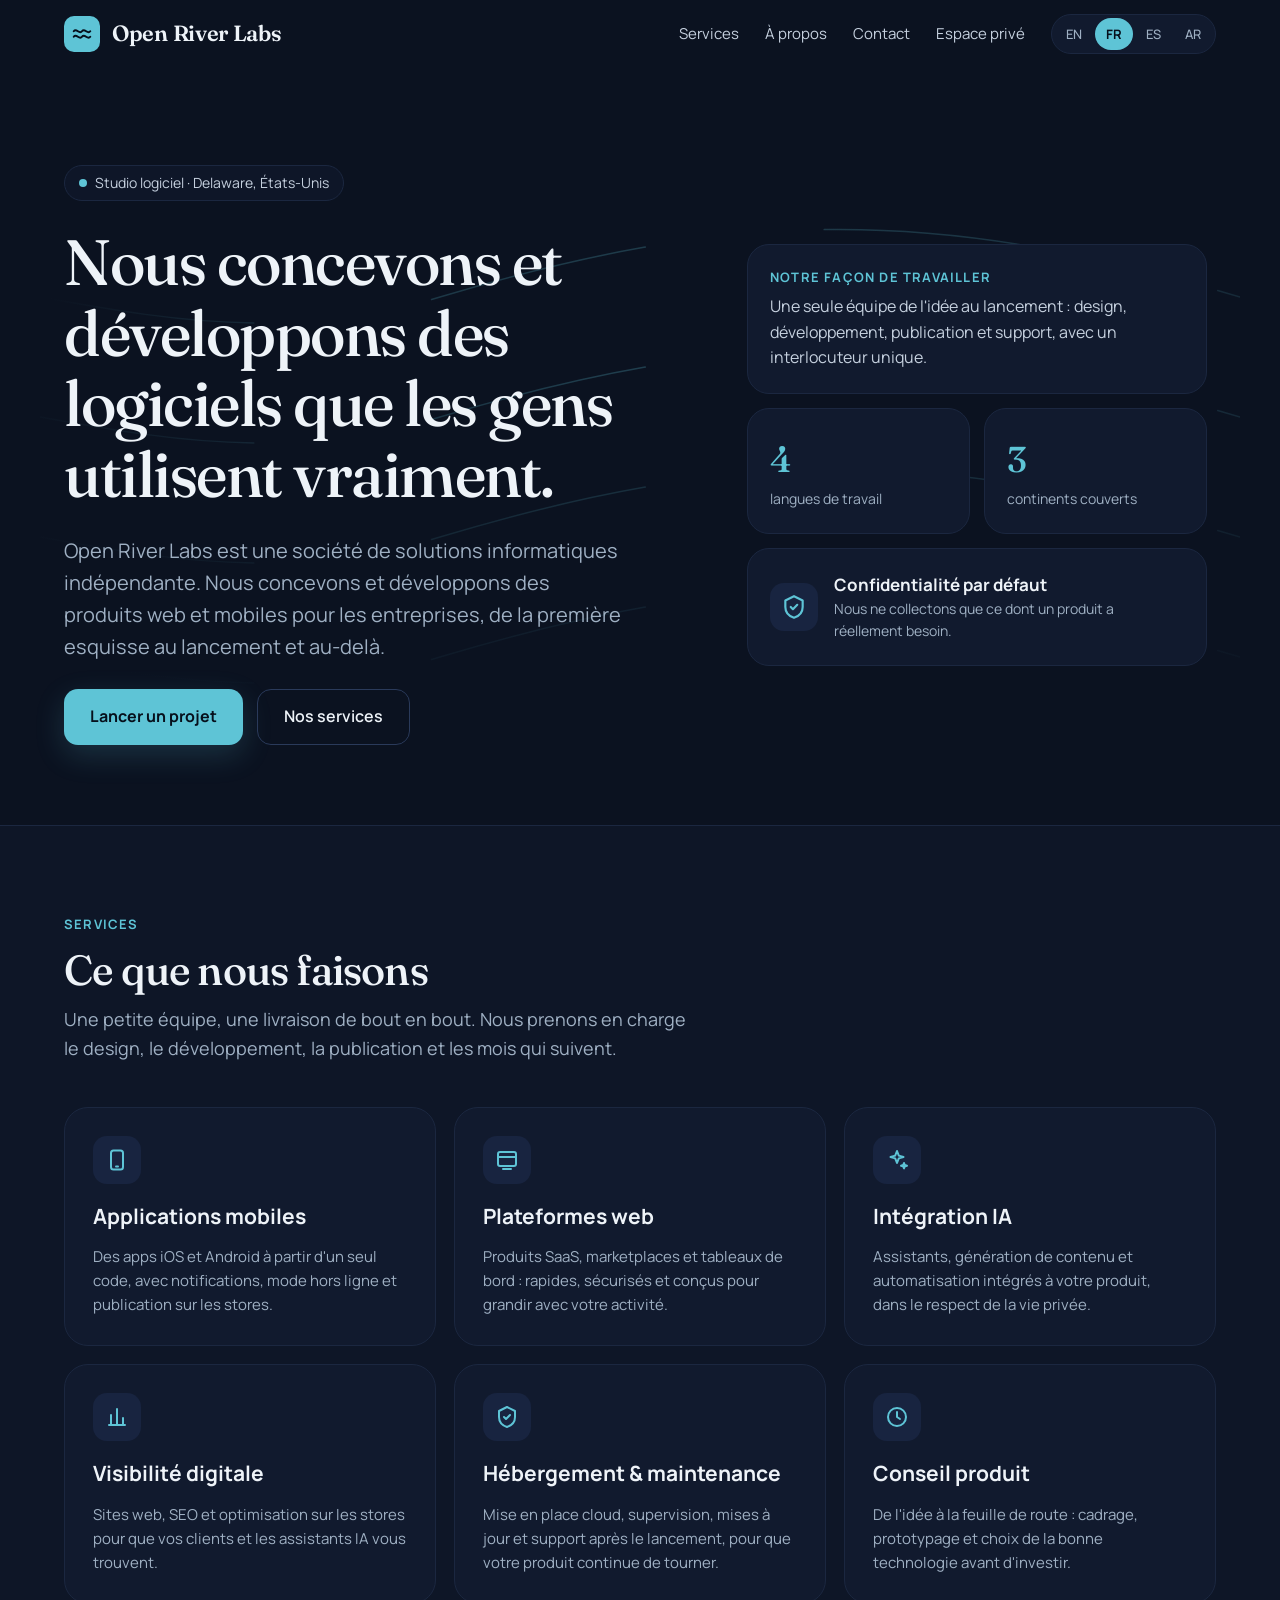
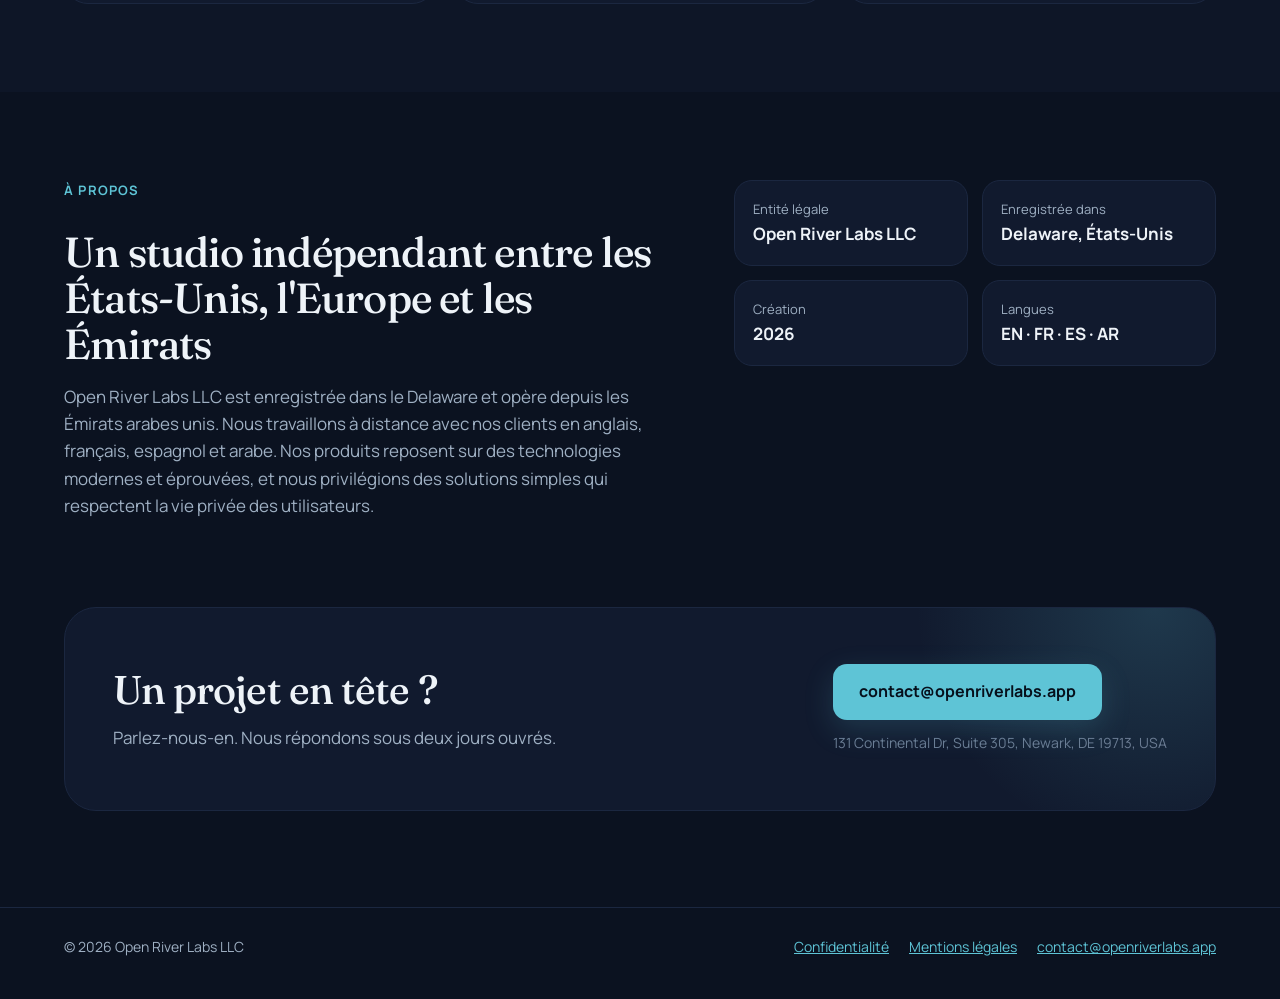
<file: fr/index.html>
<!doctype html>
<html lang="fr" dir="ltr">
<head>
<meta charset="utf-8">
<meta name="viewport" content="width=device-width, initial-scale=1">
<title>Open River Labs · Studio logiciel</title>
<meta name="description" content="Open River Labs LLC est une société de solutions informatiques indépendante : applications mobiles, plateformes web, intégration IA, hébergement et maintenance. Delaware, États-Unis.">
<link rel="canonical" href="https://openriverlabs.app/fr/">
<link rel="alternate" hreflang="en" href="https://openriverlabs.app/"><link rel="alternate" hreflang="fr" href="https://openriverlabs.app/fr/"><link rel="alternate" hreflang="es" href="https://openriverlabs.app/es/"><link rel="alternate" hreflang="ar" href="https://openriverlabs.app/ar/"><link rel="alternate" hreflang="x-default" href="https://openriverlabs.app/">
<meta property="og:type" content="website"><meta property="og:title" content="Open River Labs · Studio logiciel"><meta property="og:description" content="Open River Labs LLC est une société de solutions informatiques indépendante : applications mobiles, plateformes web, intégration IA, hébergement et maintenance. Delaware, États-Unis."><meta property="og:url" content="https://openriverlabs.app/fr/"><meta property="og:image" content="https://openriverlabs.app/assets/logo-512.png">
<link rel="icon" href="/favicon.ico" sizes="48x48"><link rel="icon" type="image/png" href="/assets/favicon-96.png" sizes="96x96"><link rel="icon" type="image/png" href="/assets/favicon-144.png" sizes="144x144"><link rel="apple-touch-icon" href="/assets/icon-192.png">
<link rel="preconnect" href="https://fonts.googleapis.com"><link rel="preconnect" href="https://fonts.gstatic.com" crossorigin>
<link rel="stylesheet" href="https://fonts.googleapis.com/css2?family=Fraunces:opsz,wght@9..144,500;9..144,600&family=Manrope:wght@400;500;600;700&display=swap">
<link rel="stylesheet" href="/assets/style.css">
<script type="application/ld+json">{"@context": "https://schema.org", "@type": "Organization", "name": "Open River Labs LLC", "alternateName": "Open River Labs", "url": "https://openriverlabs.app/", "logo": "https://openriverlabs.app/assets/logo-512.png", "email": "contact@openriverlabs.app", "duns": "149924717", "foundingDate": "2026", "address": {"@type": "PostalAddress", "streetAddress": "131 Continental Dr, Suite 305", "addressLocality": "Newark", "addressRegion": "DE", "postalCode": "19713", "addressCountry": "US"}, "areaServed": ["US", "EU", "AE", "MA"], "knowsLanguage": ["en", "fr", "es", "ar"], "description": "Open River Labs LLC is an independent software company. We design and build web and mobile products, integrate AI and take care of hosting and maintenance. Delaware, USA."}</script>
</head>
<body><header class="top"><div class="wide">
<a class="brand" href="/fr/"><span class="mark" aria-hidden="true"><svg width="22" height="22" viewBox="0 0 24 24" fill="none" stroke="#06101C" stroke-width="2.2" stroke-linecap="round" stroke-linejoin="round"><path d="M3 15c3-4 6 4 9 0s6 4 9 0"/><path d="M3 9c3-4 6 4 9 0s6 4 9 0"/></svg></span>Open River Labs</a>
<nav class="site-nav" aria-label="Main"><span class="links"><a href="/fr/#services">Services</a><a href="/fr/#about">À propos</a><a href="/fr/#contact">Contact</a><a href="/espace/">Espace privé</a></span><div class="lang" role="group" aria-label="Language"><a href="/" aria-current="false" lang="en" hreflang="en">EN</a><a href="/fr/" aria-current="true" lang="fr" hreflang="fr">FR</a><a href="/es/" aria-current="false" lang="es" hreflang="es">ES</a><a href="/ar/" aria-current="false" lang="ar" hreflang="ar">AR</a></div></nav>
</div></header>
<main>
<section class="wide hero" id="top">
<div class="river" aria-hidden="true"><svg viewBox="0 0 1800 900" preserveAspectRatio="none"><path d="M-100 300 C 200 210, 400 390, 700 300 S 1200 210, 1500 300 S 1900 360, 2000 300"/><path d="M-100 420 C 200 330, 400 510, 700 420 S 1200 330, 1500 420 S 1900 480, 2000 420"/><path d="M-100 540 C 200 450, 400 630, 700 540 S 1200 450, 1500 540 S 1900 600, 2000 540"/><path d="M-100 660 C 200 570, 400 750, 700 660 S 1200 570, 1500 660 S 1900 720, 2000 660"/></svg></div>
<div class="hero-text">
<span class="pill"><span class="dot" aria-hidden="true"></span>Studio logiciel · Delaware, États-Unis</span>
<h1>Nous concevons et développons des logiciels que les gens utilisent vraiment.</h1>
<p class="lead">Open River Labs est une société de solutions informatiques indépendante. Nous concevons et développons des produits web et mobiles pour les entreprises, de la première esquisse au lancement et au-delà.</p>
<div class="cta-row"><a class="btn btn-accent" href="#contact">Lancer un projet</a><a class="btn btn-ghost" href="#services">Nos services</a></div>
</div>
<div class="hero-side"><div class="grid2 reveal stagger">
<div class="card span2"><div class="eyebrow" style="margin-bottom:6px">Notre façon de travailler</div><div style="font-size:16px;color:var(--soft)">Une seule équipe de l'idée au lancement : design, développement, publication et support, avec un interlocuteur unique.</div></div>
<div class="card"><div class="num" data-count="4">0</div><div class="small">langues de travail</div></div>
<div class="card"><div class="num" data-count="3">0</div><div class="small">continents couverts</div></div>
<div class="card span2" style="display:flex;align-items:center;gap:16px"><span class="ic"><svg aria-hidden="true" width="26" height="26" viewBox="0 0 24 24" fill="none" stroke="#5EC4D6" stroke-width="2" stroke-linecap="round" stroke-linejoin="round"><path d="M12 2l8 4v6c0 5-3.5 8.5-8 10-4.5-1.5-8-5-8-10V6z"/><path d="M9 12l2 2 4-4"/></svg></span><div><div style="font-weight:700">Confidentialité par défaut</div><div class="small">Nous ne collectons que ce dont un produit a réellement besoin.</div></div></div>
</div></div>
</section>

<section class="band" id="services"><div class="wide section">
<div class="section-head reveal"><div class="eyebrow">Services</div><h2>Ce que nous faisons</h2><p>Une petite équipe, une livraison de bout en bout. Nous prenons en charge le design, le développement, la publication et les mois qui suivent.</p></div>
<div class="services stagger"><article class="card service reveal"><span class="ic"><svg aria-hidden="true" width="24" height="24" viewBox="0 0 24 24" fill="none" stroke="#5EC4D6" stroke-width="2" stroke-linecap="round" stroke-linejoin="round"><rect x="6" y="2.5" width="12" height="19" rx="2.5"/><path d="M11 18.5h2"/></svg></span><h3>Applications mobiles</h3><p>Des apps iOS et Android à partir d'un seul code, avec notifications, mode hors ligne et publication sur les stores.</p></article><article class="card service reveal"><span class="ic"><svg aria-hidden="true" width="24" height="24" viewBox="0 0 24 24" fill="none" stroke="#5EC4D6" stroke-width="2" stroke-linecap="round" stroke-linejoin="round"><rect x="3" y="4" width="18" height="14" rx="2"/><path d="M3 9h18M8 21h8"/></svg></span><h3>Plateformes web</h3><p>Produits SaaS, marketplaces et tableaux de bord : rapides, sécurisés et conçus pour grandir avec votre activité.</p></article><article class="card service reveal"><span class="ic"><svg aria-hidden="true" width="24" height="24" viewBox="0 0 24 24" fill="none" stroke="#5EC4D6" stroke-width="2" stroke-linecap="round" stroke-linejoin="round"><path d="M12 3l1.8 4.6L18.5 9l-4.7 1.4L12 15l-1.8-4.6L5.5 9l4.7-1.4z"/><path d="M19 15l.8 2 2.2.7-2.2.7-.8 2-.8-2-2.2-.7 2.2-.7z"/></svg></span><h3>Intégration IA</h3><p>Assistants, génération de contenu et automatisation intégrés à votre produit, dans le respect de la vie privée.</p></article><article class="card service reveal"><span class="ic"><svg aria-hidden="true" width="24" height="24" viewBox="0 0 24 24" fill="none" stroke="#5EC4D6" stroke-width="2" stroke-linecap="round" stroke-linejoin="round"><path d="M4 20h16M6 20V10M12 20V4M18 20v-7"/></svg></span><h3>Visibilité digitale</h3><p>Sites web, SEO et optimisation sur les stores pour que vos clients et les assistants IA vous trouvent.</p></article><article class="card service reveal"><span class="ic"><svg aria-hidden="true" width="24" height="24" viewBox="0 0 24 24" fill="none" stroke="#5EC4D6" stroke-width="2" stroke-linecap="round" stroke-linejoin="round"><path d="M12 2l8 4v6c0 5-3.5 8.5-8 10-4.5-1.5-8-5-8-10V6z"/><path d="M9 12l2 2 4-4"/></svg></span><h3>Hébergement & maintenance</h3><p>Mise en place cloud, supervision, mises à jour et support après le lancement, pour que votre produit continue de tourner.</p></article><article class="card service reveal"><span class="ic"><svg aria-hidden="true" width="24" height="24" viewBox="0 0 24 24" fill="none" stroke="#5EC4D6" stroke-width="2" stroke-linecap="round" stroke-linejoin="round"><circle cx="12" cy="12" r="9"/><path d="M12 7v5l3 2"/></svg></span><h3>Conseil produit</h3><p>De l'idée à la feuille de route : cadrage, prototypage et choix de la bonne technologie avant d'investir.</p></article></div>
</div></section>

<section class="wide section about" id="about">
<div class="txt reveal"><div class="eyebrow">À propos</div><h2>Un studio indépendant entre les États-Unis, l'Europe et les Émirats</h2><p>Open River Labs LLC est enregistrée dans le Delaware et opère depuis les Émirats arabes unis. Nous travaillons à distance avec nos clients en anglais, français, espagnol et arabe. Nos produits reposent sur des technologies modernes et éprouvées, et nous privilégions des solutions simples qui respectent la vie privée des utilisateurs.</p></div>
<ul class="facts stagger"><li class="card reveal"><div class="k">Entité légale</div><div class="v">Open River Labs LLC</div></li><li class="card reveal"><div class="k">Enregistrée dans</div><div class="v">Delaware, États-Unis</div></li><li class="card reveal"><div class="k">Création</div><div class="v">2026</div></li><li class="card reveal"><div class="k">Langues</div><div class="v">EN · FR · ES · AR</div></li></ul>
</section>

<section class="wide" id="contact" style="padding-bottom:96px">
<div class="contact-band reveal">
<div class="txt"><h2>Un projet en tête ?</h2><p>Parlez-nous-en. Nous répondons sous deux jours ouvrés.</p></div>
<div class="side"><a class="btn btn-accent" href="mailto:contact@openriverlabs.app">contact@openriverlabs.app</a><span class="addr">131 Continental Dr, Suite 305, Newark, DE 19713, USA</span></div>
</div>
</section>
</main>
<footer><div class="wide"><span>© 2026 Open River Labs LLC</span><nav><a href="/fr/privacy/">Confidentialité</a><a href="/fr/legal/">Mentions légales</a><a href="mailto:contact@openriverlabs.app">contact@openriverlabs.app</a></nav></div></footer>
<script src="/assets/site.js"></script>
</body></html>
</file>
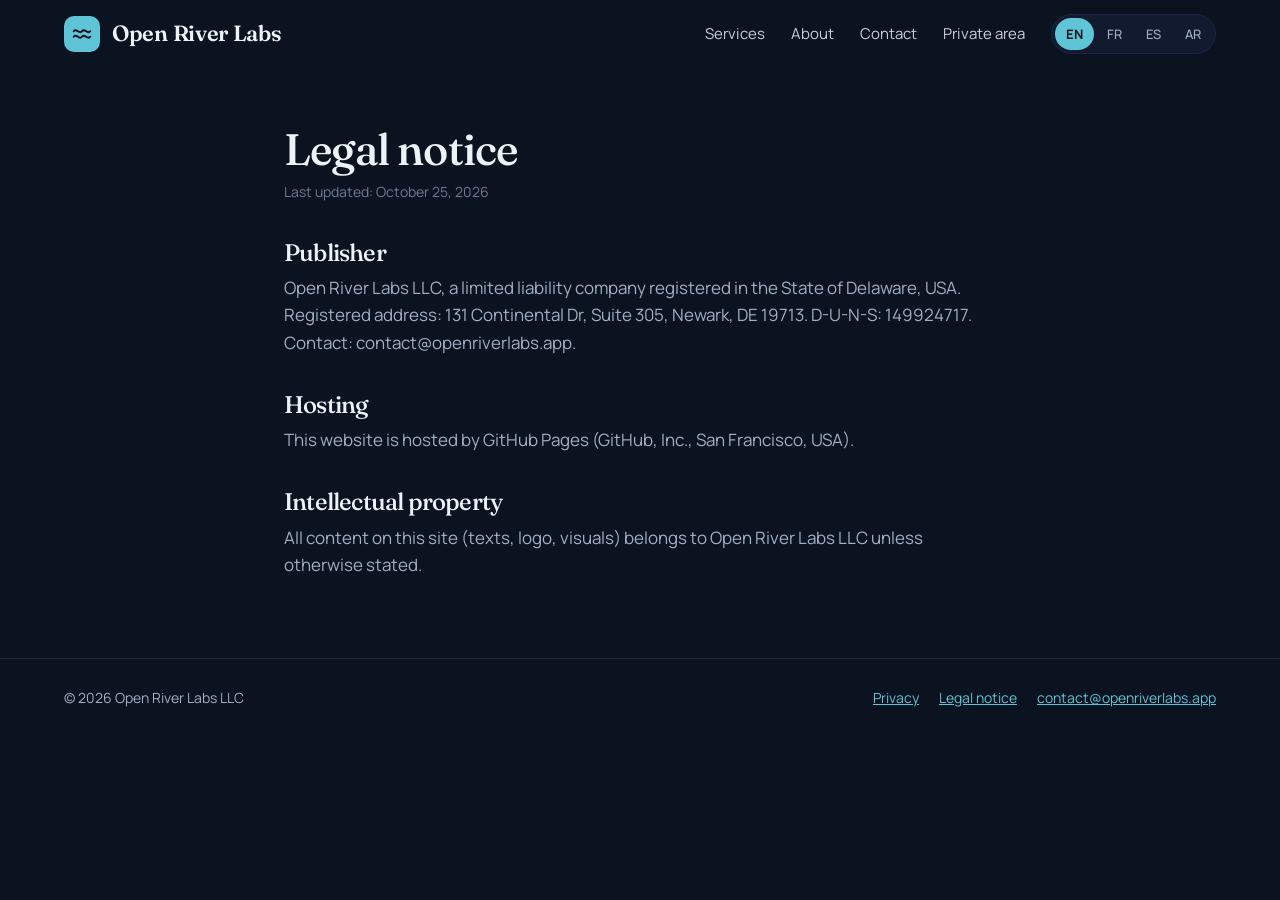
<file: legal/index.html>
<!doctype html>
<html lang="en" dir="ltr">
<head>
<meta charset="utf-8">
<meta name="viewport" content="width=device-width, initial-scale=1">
<title>Legal notice · Open River Labs</title>
<meta name="description" content="Legal notice">
<link rel="canonical" href="https://openriverlabs.app/legal/">
<link rel="alternate" hreflang="en" href="https://openriverlabs.app/legal/"><link rel="alternate" hreflang="fr" href="https://openriverlabs.app/fr/legal/"><link rel="alternate" hreflang="es" href="https://openriverlabs.app/es/legal/"><link rel="alternate" hreflang="ar" href="https://openriverlabs.app/ar/legal/"><link rel="alternate" hreflang="x-default" href="https://openriverlabs.app/legal/">
<meta property="og:type" content="website"><meta property="og:title" content="Legal notice · Open River Labs"><meta property="og:description" content="Legal notice"><meta property="og:url" content="https://openriverlabs.app/legal/"><meta property="og:image" content="https://openriverlabs.app/assets/logo-512.png">
<link rel="icon" href="/favicon.ico" sizes="48x48"><link rel="icon" type="image/png" href="/assets/favicon-96.png" sizes="96x96"><link rel="icon" type="image/png" href="/assets/favicon-144.png" sizes="144x144"><link rel="apple-touch-icon" href="/assets/icon-192.png">
<link rel="preconnect" href="https://fonts.googleapis.com"><link rel="preconnect" href="https://fonts.gstatic.com" crossorigin>
<link rel="stylesheet" href="https://fonts.googleapis.com/css2?family=Fraunces:opsz,wght@9..144,500;9..144,600&family=Manrope:wght@400;500;600;700&display=swap">
<link rel="stylesheet" href="/assets/style.css">
<script type="application/ld+json">{"@context": "https://schema.org", "@type": "Organization", "name": "Open River Labs LLC", "alternateName": "Open River Labs", "url": "https://openriverlabs.app/", "logo": "https://openriverlabs.app/assets/logo-512.png", "email": "contact@openriverlabs.app", "duns": "149924717", "foundingDate": "2026", "address": {"@type": "PostalAddress", "streetAddress": "131 Continental Dr, Suite 305", "addressLocality": "Newark", "addressRegion": "DE", "postalCode": "19713", "addressCountry": "US"}, "areaServed": ["US", "EU", "AE", "MA"], "knowsLanguage": ["en", "fr", "es", "ar"], "description": "Open River Labs LLC is an independent software company. We design and build web and mobile products, integrate AI and take care of hosting and maintenance. Delaware, USA."}</script>
</head>
<body><header class="top"><div class="wide">
<a class="brand" href="/"><span class="mark" aria-hidden="true"><svg width="22" height="22" viewBox="0 0 24 24" fill="none" stroke="#06101C" stroke-width="2.2" stroke-linecap="round" stroke-linejoin="round"><path d="M3 15c3-4 6 4 9 0s6 4 9 0"/><path d="M3 9c3-4 6 4 9 0s6 4 9 0"/></svg></span>Open River Labs</a>
<nav class="site-nav" aria-label="Main"><span class="links"><a href="/#services">Services</a><a href="/#about">About</a><a href="/#contact">Contact</a><a href="/espace/">Private area</a></span><div class="lang" role="group" aria-label="Language"><a href="/legal/" aria-current="true" lang="en" hreflang="en">EN</a><a href="/fr/legal/" aria-current="false" lang="fr" hreflang="fr">FR</a><a href="/es/legal/" aria-current="false" lang="es" hreflang="es">ES</a><a href="/ar/legal/" aria-current="false" lang="ar" hreflang="ar">AR</a></div></nav>
</div></header><main class="legal"><h1>Legal notice</h1><p class="updated">Last updated: October 25, 2026</p><h2>Publisher</h2><p>Open River Labs LLC, a limited liability company registered in the State of Delaware, USA. Registered address: 131 Continental Dr, Suite 305, Newark, DE 19713. D-U-N-S: 149924717. Contact: contact@openriverlabs.app.</p><h2>Hosting</h2><p>This website is hosted by GitHub Pages (GitHub, Inc., San Francisco, USA).</p><h2>Intellectual property</h2><p>All content on this site (texts, logo, visuals) belongs to Open River Labs LLC unless otherwise stated.</p></main><footer><div class="wide"><span>© 2026 Open River Labs LLC</span><nav><a href="/privacy/">Privacy</a><a href="/legal/">Legal notice</a><a href="mailto:contact@openriverlabs.app">contact@openriverlabs.app</a></nav></div></footer>
<script src="/assets/site.js"></script>
</body></html>
</file>
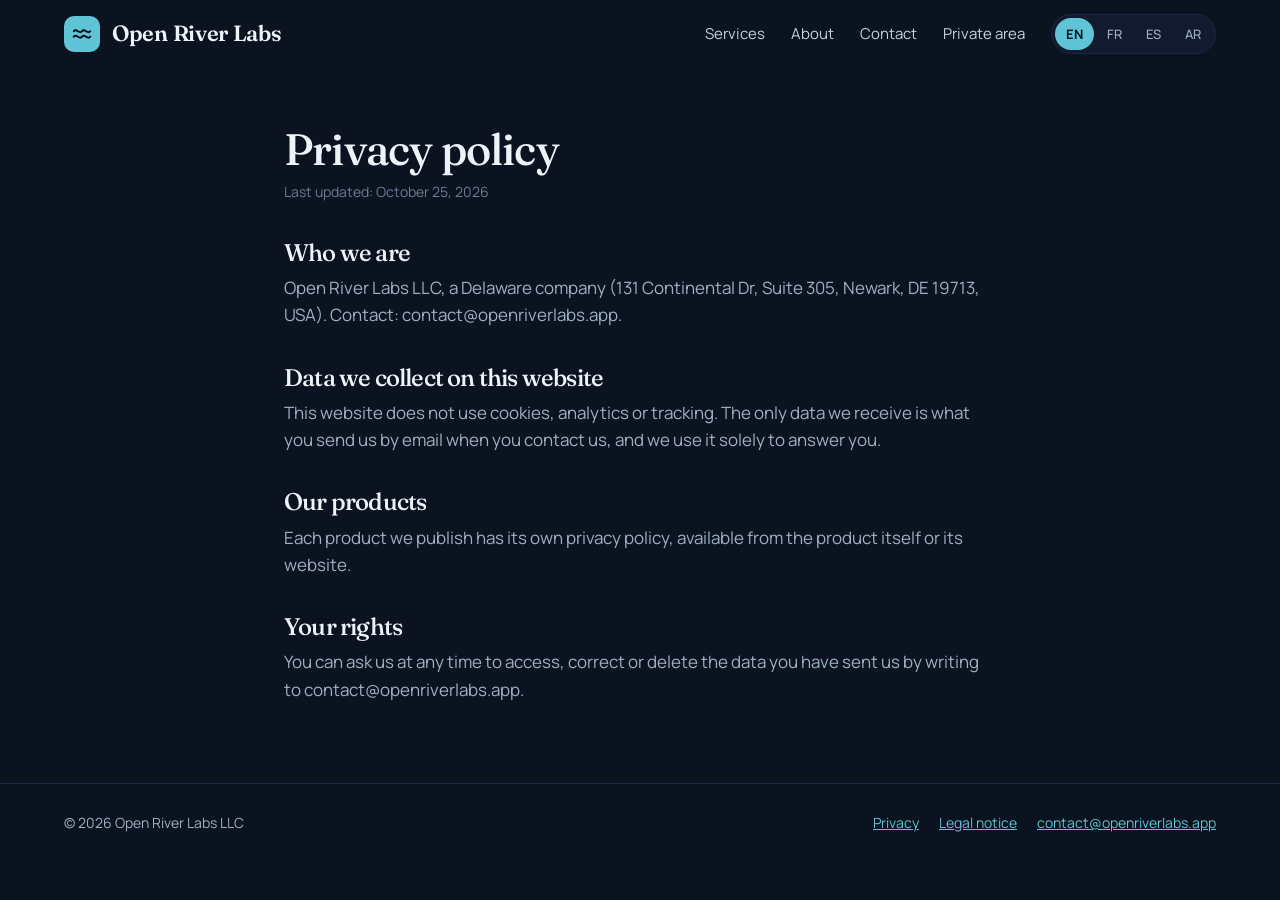
<file: privacy/index.html>
<!doctype html>
<html lang="en" dir="ltr">
<head>
<meta charset="utf-8">
<meta name="viewport" content="width=device-width, initial-scale=1">
<title>Privacy policy · Open River Labs</title>
<meta name="description" content="Privacy policy">
<link rel="canonical" href="https://openriverlabs.app/privacy/">
<link rel="alternate" hreflang="en" href="https://openriverlabs.app/privacy/"><link rel="alternate" hreflang="fr" href="https://openriverlabs.app/fr/privacy/"><link rel="alternate" hreflang="es" href="https://openriverlabs.app/es/privacy/"><link rel="alternate" hreflang="ar" href="https://openriverlabs.app/ar/privacy/"><link rel="alternate" hreflang="x-default" href="https://openriverlabs.app/privacy/">
<meta property="og:type" content="website"><meta property="og:title" content="Privacy policy · Open River Labs"><meta property="og:description" content="Privacy policy"><meta property="og:url" content="https://openriverlabs.app/privacy/"><meta property="og:image" content="https://openriverlabs.app/assets/logo-512.png">
<link rel="icon" href="/favicon.ico" sizes="48x48"><link rel="icon" type="image/png" href="/assets/favicon-96.png" sizes="96x96"><link rel="icon" type="image/png" href="/assets/favicon-144.png" sizes="144x144"><link rel="apple-touch-icon" href="/assets/icon-192.png">
<link rel="preconnect" href="https://fonts.googleapis.com"><link rel="preconnect" href="https://fonts.gstatic.com" crossorigin>
<link rel="stylesheet" href="https://fonts.googleapis.com/css2?family=Fraunces:opsz,wght@9..144,500;9..144,600&family=Manrope:wght@400;500;600;700&display=swap">
<link rel="stylesheet" href="/assets/style.css">
<script type="application/ld+json">{"@context": "https://schema.org", "@type": "Organization", "name": "Open River Labs LLC", "alternateName": "Open River Labs", "url": "https://openriverlabs.app/", "logo": "https://openriverlabs.app/assets/logo-512.png", "email": "contact@openriverlabs.app", "duns": "149924717", "foundingDate": "2026", "address": {"@type": "PostalAddress", "streetAddress": "131 Continental Dr, Suite 305", "addressLocality": "Newark", "addressRegion": "DE", "postalCode": "19713", "addressCountry": "US"}, "areaServed": ["US", "EU", "AE", "MA"], "knowsLanguage": ["en", "fr", "es", "ar"], "description": "Open River Labs LLC is an independent software company. We design and build web and mobile products, integrate AI and take care of hosting and maintenance. Delaware, USA."}</script>
</head>
<body><header class="top"><div class="wide">
<a class="brand" href="/"><span class="mark" aria-hidden="true"><svg width="22" height="22" viewBox="0 0 24 24" fill="none" stroke="#06101C" stroke-width="2.2" stroke-linecap="round" stroke-linejoin="round"><path d="M3 15c3-4 6 4 9 0s6 4 9 0"/><path d="M3 9c3-4 6 4 9 0s6 4 9 0"/></svg></span>Open River Labs</a>
<nav class="site-nav" aria-label="Main"><span class="links"><a href="/#services">Services</a><a href="/#about">About</a><a href="/#contact">Contact</a><a href="/espace/">Private area</a></span><div class="lang" role="group" aria-label="Language"><a href="/privacy/" aria-current="true" lang="en" hreflang="en">EN</a><a href="/fr/privacy/" aria-current="false" lang="fr" hreflang="fr">FR</a><a href="/es/privacy/" aria-current="false" lang="es" hreflang="es">ES</a><a href="/ar/privacy/" aria-current="false" lang="ar" hreflang="ar">AR</a></div></nav>
</div></header><main class="legal"><h1>Privacy policy</h1><p class="updated">Last updated: October 25, 2026</p><h2>Who we are</h2><p>Open River Labs LLC, a Delaware company (131 Continental Dr, Suite 305, Newark, DE 19713, USA). Contact: contact@openriverlabs.app.</p><h2>Data we collect on this website</h2><p>This website does not use cookies, analytics or tracking. The only data we receive is what you send us by email when you contact us, and we use it solely to answer you.</p><h2>Our products</h2><p>Each product we publish has its own privacy policy, available from the product itself or its website.</p><h2>Your rights</h2><p>You can ask us at any time to access, correct or delete the data you have sent us by writing to contact@openriverlabs.app.</p></main><footer><div class="wide"><span>© 2026 Open River Labs LLC</span><nav><a href="/privacy/">Privacy</a><a href="/legal/">Legal notice</a><a href="mailto:contact@openriverlabs.app">contact@openriverlabs.app</a></nav></div></footer>
<script src="/assets/site.js"></script>
</body></html>
</file>
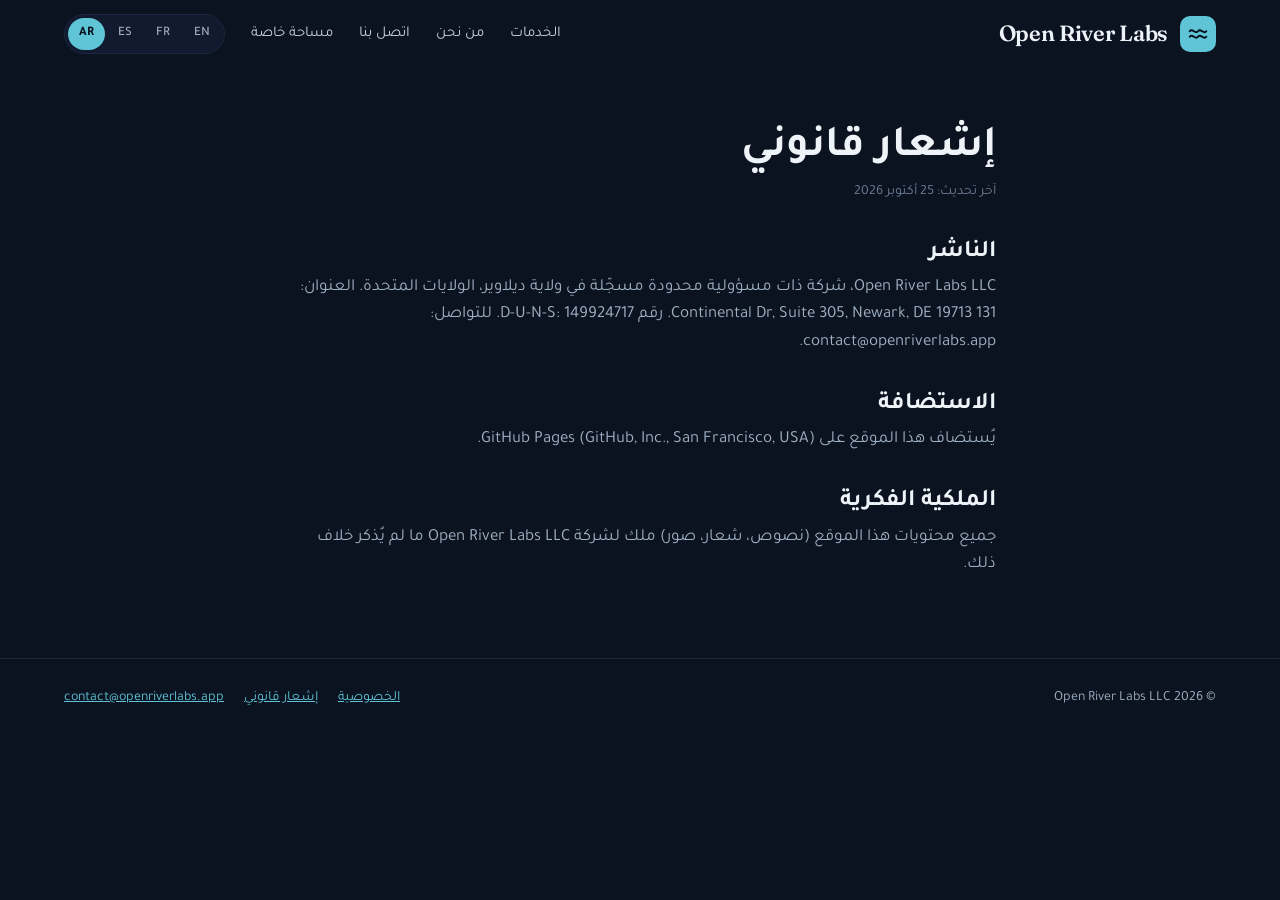
<file: ar/legal/index.html>
<!doctype html>
<html lang="ar" dir="rtl">
<head>
<meta charset="utf-8">
<meta name="viewport" content="width=device-width, initial-scale=1">
<title>إشعار قانوني · Open River Labs</title>
<meta name="description" content="إشعار قانوني">
<link rel="canonical" href="https://openriverlabs.app/ar/legal/">
<link rel="alternate" hreflang="en" href="https://openriverlabs.app/legal/"><link rel="alternate" hreflang="fr" href="https://openriverlabs.app/fr/legal/"><link rel="alternate" hreflang="es" href="https://openriverlabs.app/es/legal/"><link rel="alternate" hreflang="ar" href="https://openriverlabs.app/ar/legal/"><link rel="alternate" hreflang="x-default" href="https://openriverlabs.app/legal/">
<meta property="og:type" content="website"><meta property="og:title" content="إشعار قانوني · Open River Labs"><meta property="og:description" content="إشعار قانوني"><meta property="og:url" content="https://openriverlabs.app/ar/legal/"><meta property="og:image" content="https://openriverlabs.app/assets/logo-512.png">
<link rel="icon" href="/favicon.ico" sizes="48x48"><link rel="icon" type="image/png" href="/assets/favicon-96.png" sizes="96x96"><link rel="icon" type="image/png" href="/assets/favicon-144.png" sizes="144x144"><link rel="apple-touch-icon" href="/assets/icon-192.png">
<link rel="preconnect" href="https://fonts.googleapis.com"><link rel="preconnect" href="https://fonts.gstatic.com" crossorigin>
<link rel="stylesheet" href="https://fonts.googleapis.com/css2?family=Fraunces:opsz,wght@9..144,500;9..144,600&family=Manrope:wght@400;500;600;700&family=Tajawal:wght@400;500;700&display=swap">
<link rel="stylesheet" href="/assets/style.css">
<script type="application/ld+json">{"@context": "https://schema.org", "@type": "Organization", "name": "Open River Labs LLC", "alternateName": "Open River Labs", "url": "https://openriverlabs.app/", "logo": "https://openriverlabs.app/assets/logo-512.png", "email": "contact@openriverlabs.app", "duns": "149924717", "foundingDate": "2026", "address": {"@type": "PostalAddress", "streetAddress": "131 Continental Dr, Suite 305", "addressLocality": "Newark", "addressRegion": "DE", "postalCode": "19713", "addressCountry": "US"}, "areaServed": ["US", "EU", "AE", "MA"], "knowsLanguage": ["en", "fr", "es", "ar"], "description": "Open River Labs LLC is an independent software company. We design and build web and mobile products, integrate AI and take care of hosting and maintenance. Delaware, USA."}</script>
</head>
<body><header class="top"><div class="wide">
<a class="brand" href="/ar/"><span class="mark" aria-hidden="true"><svg width="22" height="22" viewBox="0 0 24 24" fill="none" stroke="#06101C" stroke-width="2.2" stroke-linecap="round" stroke-linejoin="round"><path d="M3 15c3-4 6 4 9 0s6 4 9 0"/><path d="M3 9c3-4 6 4 9 0s6 4 9 0"/></svg></span>Open River Labs</a>
<nav class="site-nav" aria-label="Main"><span class="links"><a href="/ar/#services">الخدمات</a><a href="/ar/#about">من نحن</a><a href="/ar/#contact">اتصل بنا</a><a href="/espace/">مساحة خاصة</a></span><div class="lang" role="group" aria-label="Language"><a href="/legal/" aria-current="false" lang="en" hreflang="en">EN</a><a href="/fr/legal/" aria-current="false" lang="fr" hreflang="fr">FR</a><a href="/es/legal/" aria-current="false" lang="es" hreflang="es">ES</a><a href="/ar/legal/" aria-current="true" lang="ar" hreflang="ar">AR</a></div></nav>
</div></header><main class="legal"><h1>إشعار قانوني</h1><p class="updated">آخر تحديث: 25 أكتوبر 2026</p><h2>الناشر</h2><p>Open River Labs LLC، شركة ذات مسؤولية محدودة مسجّلة في ولاية ديلاوير، الولايات المتحدة. العنوان: 131 Continental Dr, Suite 305, Newark, DE 19713. رقم D-U-N-S: 149924717. للتواصل: contact@openriverlabs.app.</p><h2>الاستضافة</h2><p>يُستضاف هذا الموقع على GitHub Pages (GitHub, Inc., San Francisco, USA).</p><h2>الملكية الفكرية</h2><p>جميع محتويات هذا الموقع (نصوص، شعار، صور) ملك لشركة Open River Labs LLC ما لم يُذكر خلاف ذلك.</p></main><footer><div class="wide"><span>© 2026 Open River Labs LLC</span><nav><a href="/ar/privacy/">الخصوصية</a><a href="/ar/legal/">إشعار قانوني</a><a href="mailto:contact@openriverlabs.app">contact@openriverlabs.app</a></nav></div></footer>
<script src="/assets/site.js"></script>
</body></html>
</file>
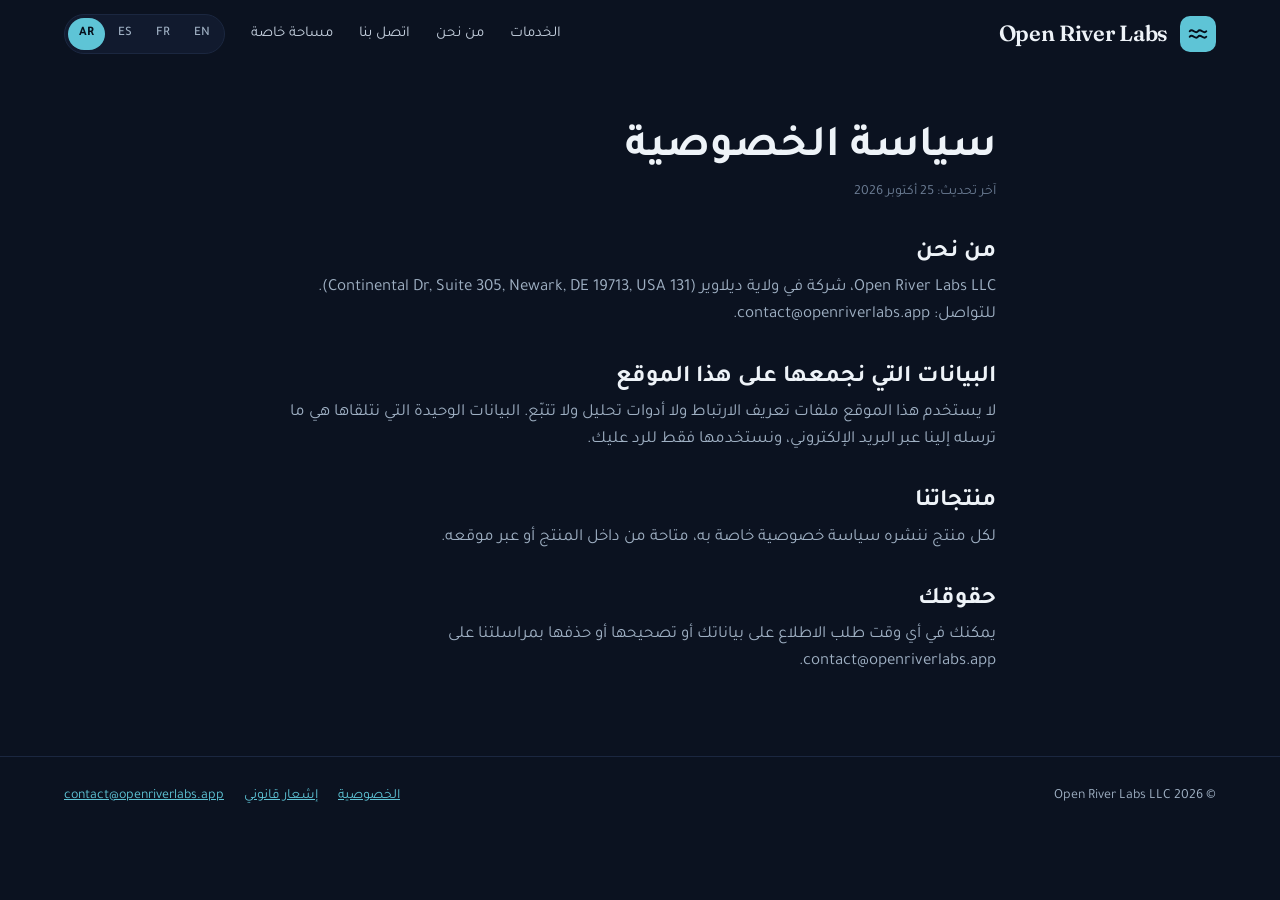
<file: ar/privacy/index.html>
<!doctype html>
<html lang="ar" dir="rtl">
<head>
<meta charset="utf-8">
<meta name="viewport" content="width=device-width, initial-scale=1">
<title>سياسة الخصوصية · Open River Labs</title>
<meta name="description" content="سياسة الخصوصية">
<link rel="canonical" href="https://openriverlabs.app/ar/privacy/">
<link rel="alternate" hreflang="en" href="https://openriverlabs.app/privacy/"><link rel="alternate" hreflang="fr" href="https://openriverlabs.app/fr/privacy/"><link rel="alternate" hreflang="es" href="https://openriverlabs.app/es/privacy/"><link rel="alternate" hreflang="ar" href="https://openriverlabs.app/ar/privacy/"><link rel="alternate" hreflang="x-default" href="https://openriverlabs.app/privacy/">
<meta property="og:type" content="website"><meta property="og:title" content="سياسة الخصوصية · Open River Labs"><meta property="og:description" content="سياسة الخصوصية"><meta property="og:url" content="https://openriverlabs.app/ar/privacy/"><meta property="og:image" content="https://openriverlabs.app/assets/logo-512.png">
<link rel="icon" href="/favicon.ico" sizes="48x48"><link rel="icon" type="image/png" href="/assets/favicon-96.png" sizes="96x96"><link rel="icon" type="image/png" href="/assets/favicon-144.png" sizes="144x144"><link rel="apple-touch-icon" href="/assets/icon-192.png">
<link rel="preconnect" href="https://fonts.googleapis.com"><link rel="preconnect" href="https://fonts.gstatic.com" crossorigin>
<link rel="stylesheet" href="https://fonts.googleapis.com/css2?family=Fraunces:opsz,wght@9..144,500;9..144,600&family=Manrope:wght@400;500;600;700&family=Tajawal:wght@400;500;700&display=swap">
<link rel="stylesheet" href="/assets/style.css">
<script type="application/ld+json">{"@context": "https://schema.org", "@type": "Organization", "name": "Open River Labs LLC", "alternateName": "Open River Labs", "url": "https://openriverlabs.app/", "logo": "https://openriverlabs.app/assets/logo-512.png", "email": "contact@openriverlabs.app", "duns": "149924717", "foundingDate": "2026", "address": {"@type": "PostalAddress", "streetAddress": "131 Continental Dr, Suite 305", "addressLocality": "Newark", "addressRegion": "DE", "postalCode": "19713", "addressCountry": "US"}, "areaServed": ["US", "EU", "AE", "MA"], "knowsLanguage": ["en", "fr", "es", "ar"], "description": "Open River Labs LLC is an independent software company. We design and build web and mobile products, integrate AI and take care of hosting and maintenance. Delaware, USA."}</script>
</head>
<body><header class="top"><div class="wide">
<a class="brand" href="/ar/"><span class="mark" aria-hidden="true"><svg width="22" height="22" viewBox="0 0 24 24" fill="none" stroke="#06101C" stroke-width="2.2" stroke-linecap="round" stroke-linejoin="round"><path d="M3 15c3-4 6 4 9 0s6 4 9 0"/><path d="M3 9c3-4 6 4 9 0s6 4 9 0"/></svg></span>Open River Labs</a>
<nav class="site-nav" aria-label="Main"><span class="links"><a href="/ar/#services">الخدمات</a><a href="/ar/#about">من نحن</a><a href="/ar/#contact">اتصل بنا</a><a href="/espace/">مساحة خاصة</a></span><div class="lang" role="group" aria-label="Language"><a href="/privacy/" aria-current="false" lang="en" hreflang="en">EN</a><a href="/fr/privacy/" aria-current="false" lang="fr" hreflang="fr">FR</a><a href="/es/privacy/" aria-current="false" lang="es" hreflang="es">ES</a><a href="/ar/privacy/" aria-current="true" lang="ar" hreflang="ar">AR</a></div></nav>
</div></header><main class="legal"><h1>سياسة الخصوصية</h1><p class="updated">آخر تحديث: 25 أكتوبر 2026</p><h2>من نحن</h2><p>Open River Labs LLC، شركة في ولاية ديلاوير (131 Continental Dr, Suite 305, Newark, DE 19713, USA). للتواصل: contact@openriverlabs.app.</p><h2>البيانات التي نجمعها على هذا الموقع</h2><p>لا يستخدم هذا الموقع ملفات تعريف الارتباط ولا أدوات تحليل ولا تتبّع. البيانات الوحيدة التي نتلقاها هي ما ترسله إلينا عبر البريد الإلكتروني، ونستخدمها فقط للرد عليك.</p><h2>منتجاتنا</h2><p>لكل منتج ننشره سياسة خصوصية خاصة به، متاحة من داخل المنتج أو عبر موقعه.</p><h2>حقوقك</h2><p>يمكنك في أي وقت طلب الاطلاع على بياناتك أو تصحيحها أو حذفها بمراسلتنا على contact@openriverlabs.app.</p></main><footer><div class="wide"><span>© 2026 Open River Labs LLC</span><nav><a href="/ar/privacy/">الخصوصية</a><a href="/ar/legal/">إشعار قانوني</a><a href="mailto:contact@openriverlabs.app">contact@openriverlabs.app</a></nav></div></footer>
<script src="/assets/site.js"></script>
</body></html>
</file>
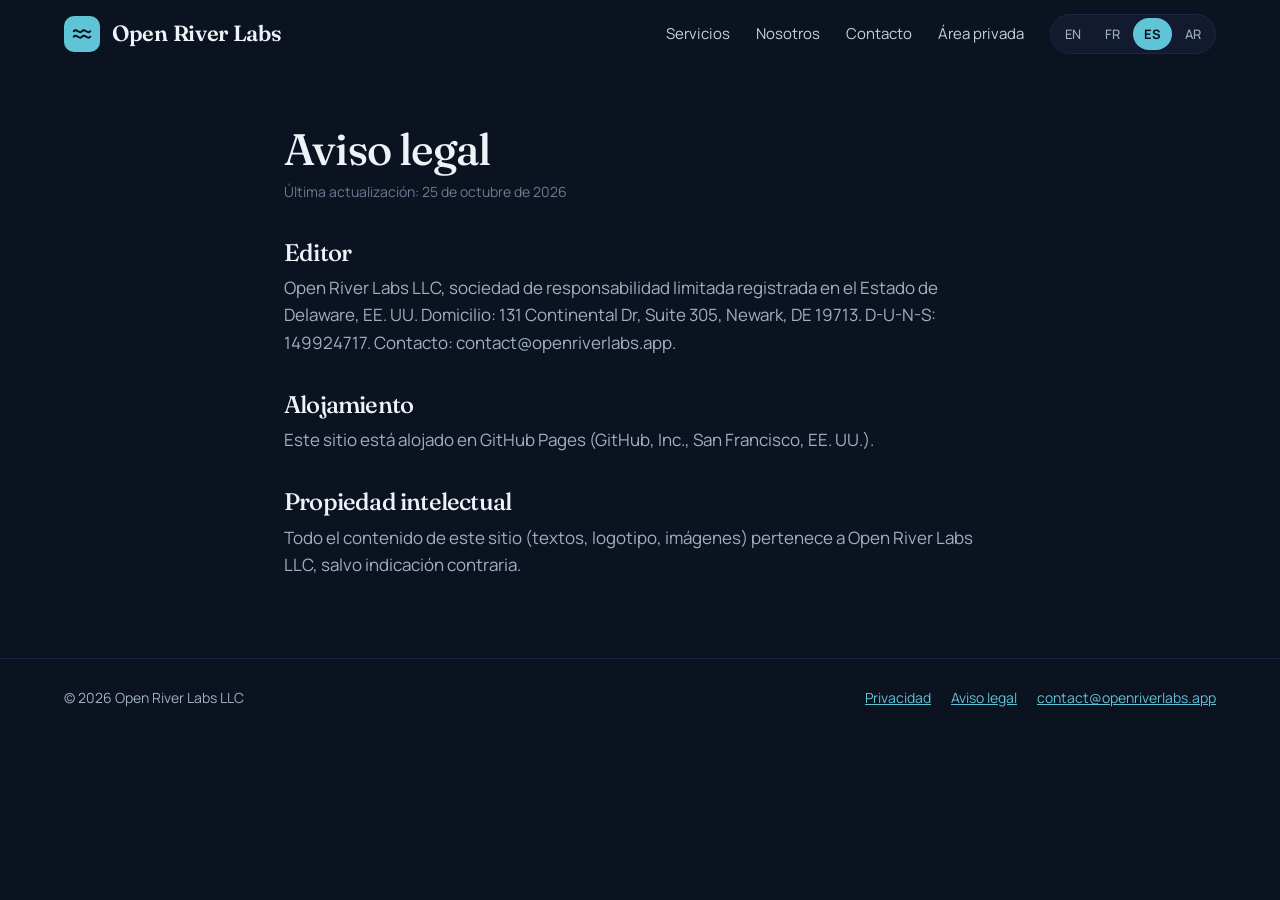
<file: es/legal/index.html>
<!doctype html>
<html lang="es" dir="ltr">
<head>
<meta charset="utf-8">
<meta name="viewport" content="width=device-width, initial-scale=1">
<title>Aviso legal · Open River Labs</title>
<meta name="description" content="Aviso legal">
<link rel="canonical" href="https://openriverlabs.app/es/legal/">
<link rel="alternate" hreflang="en" href="https://openriverlabs.app/legal/"><link rel="alternate" hreflang="fr" href="https://openriverlabs.app/fr/legal/"><link rel="alternate" hreflang="es" href="https://openriverlabs.app/es/legal/"><link rel="alternate" hreflang="ar" href="https://openriverlabs.app/ar/legal/"><link rel="alternate" hreflang="x-default" href="https://openriverlabs.app/legal/">
<meta property="og:type" content="website"><meta property="og:title" content="Aviso legal · Open River Labs"><meta property="og:description" content="Aviso legal"><meta property="og:url" content="https://openriverlabs.app/es/legal/"><meta property="og:image" content="https://openriverlabs.app/assets/logo-512.png">
<link rel="icon" href="/favicon.ico" sizes="48x48"><link rel="icon" type="image/png" href="/assets/favicon-96.png" sizes="96x96"><link rel="icon" type="image/png" href="/assets/favicon-144.png" sizes="144x144"><link rel="apple-touch-icon" href="/assets/icon-192.png">
<link rel="preconnect" href="https://fonts.googleapis.com"><link rel="preconnect" href="https://fonts.gstatic.com" crossorigin>
<link rel="stylesheet" href="https://fonts.googleapis.com/css2?family=Fraunces:opsz,wght@9..144,500;9..144,600&family=Manrope:wght@400;500;600;700&display=swap">
<link rel="stylesheet" href="/assets/style.css">
<script type="application/ld+json">{"@context": "https://schema.org", "@type": "Organization", "name": "Open River Labs LLC", "alternateName": "Open River Labs", "url": "https://openriverlabs.app/", "logo": "https://openriverlabs.app/assets/logo-512.png", "email": "contact@openriverlabs.app", "duns": "149924717", "foundingDate": "2026", "address": {"@type": "PostalAddress", "streetAddress": "131 Continental Dr, Suite 305", "addressLocality": "Newark", "addressRegion": "DE", "postalCode": "19713", "addressCountry": "US"}, "areaServed": ["US", "EU", "AE", "MA"], "knowsLanguage": ["en", "fr", "es", "ar"], "description": "Open River Labs LLC is an independent software company. We design and build web and mobile products, integrate AI and take care of hosting and maintenance. Delaware, USA."}</script>
</head>
<body><header class="top"><div class="wide">
<a class="brand" href="/es/"><span class="mark" aria-hidden="true"><svg width="22" height="22" viewBox="0 0 24 24" fill="none" stroke="#06101C" stroke-width="2.2" stroke-linecap="round" stroke-linejoin="round"><path d="M3 15c3-4 6 4 9 0s6 4 9 0"/><path d="M3 9c3-4 6 4 9 0s6 4 9 0"/></svg></span>Open River Labs</a>
<nav class="site-nav" aria-label="Main"><span class="links"><a href="/es/#services">Servicios</a><a href="/es/#about">Nosotros</a><a href="/es/#contact">Contacto</a><a href="/espace/">Área privada</a></span><div class="lang" role="group" aria-label="Language"><a href="/legal/" aria-current="false" lang="en" hreflang="en">EN</a><a href="/fr/legal/" aria-current="false" lang="fr" hreflang="fr">FR</a><a href="/es/legal/" aria-current="true" lang="es" hreflang="es">ES</a><a href="/ar/legal/" aria-current="false" lang="ar" hreflang="ar">AR</a></div></nav>
</div></header><main class="legal"><h1>Aviso legal</h1><p class="updated">Última actualización: 25 de octubre de 2026</p><h2>Editor</h2><p>Open River Labs LLC, sociedad de responsabilidad limitada registrada en el Estado de Delaware, EE. UU. Domicilio: 131 Continental Dr, Suite 305, Newark, DE 19713. D-U-N-S: 149924717. Contacto: contact@openriverlabs.app.</p><h2>Alojamiento</h2><p>Este sitio está alojado en GitHub Pages (GitHub, Inc., San Francisco, EE. UU.).</p><h2>Propiedad intelectual</h2><p>Todo el contenido de este sitio (textos, logotipo, imágenes) pertenece a Open River Labs LLC, salvo indicación contraria.</p></main><footer><div class="wide"><span>© 2026 Open River Labs LLC</span><nav><a href="/es/privacy/">Privacidad</a><a href="/es/legal/">Aviso legal</a><a href="mailto:contact@openriverlabs.app">contact@openriverlabs.app</a></nav></div></footer>
<script src="/assets/site.js"></script>
</body></html>
</file>
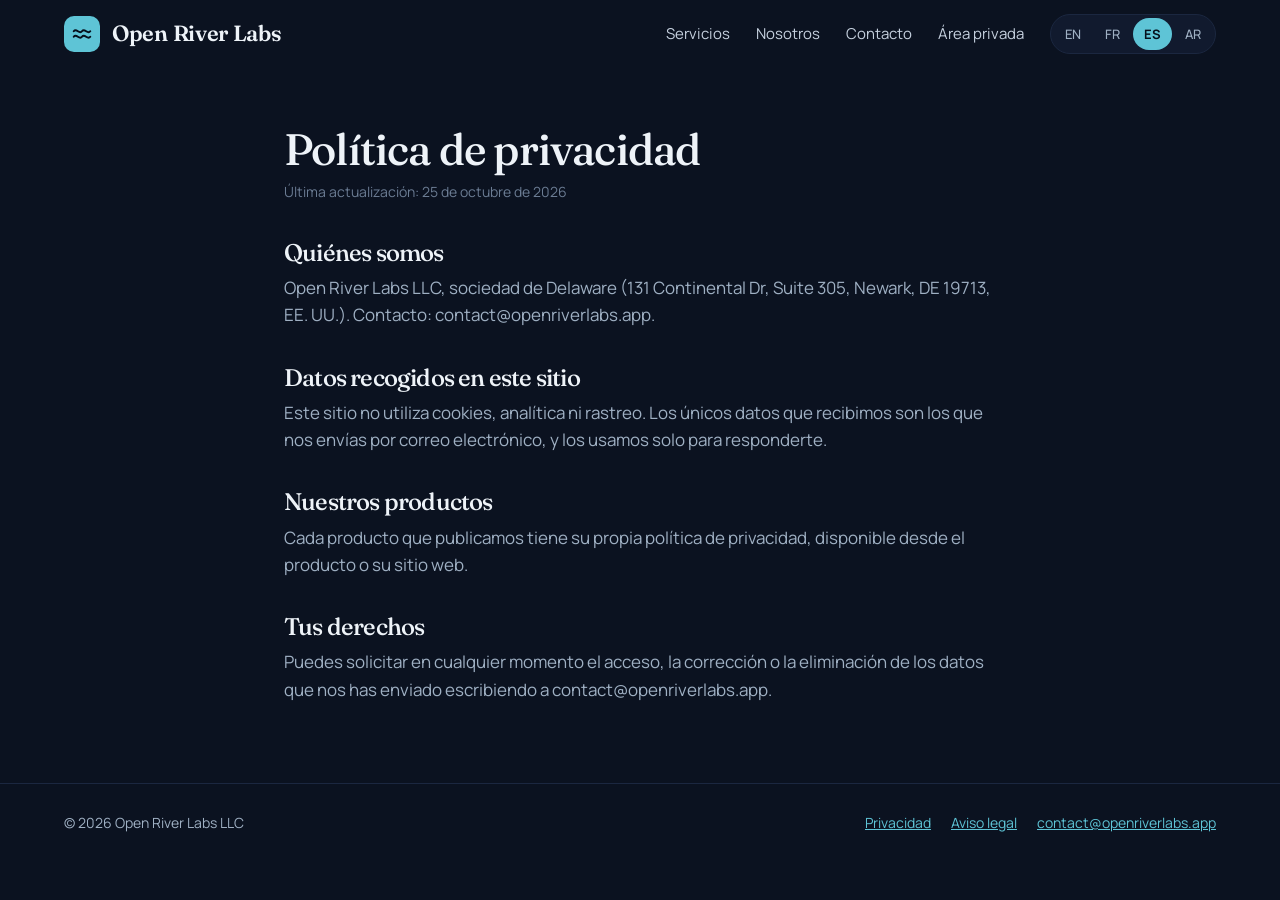
<file: es/privacy/index.html>
<!doctype html>
<html lang="es" dir="ltr">
<head>
<meta charset="utf-8">
<meta name="viewport" content="width=device-width, initial-scale=1">
<title>Política de privacidad · Open River Labs</title>
<meta name="description" content="Política de privacidad">
<link rel="canonical" href="https://openriverlabs.app/es/privacy/">
<link rel="alternate" hreflang="en" href="https://openriverlabs.app/privacy/"><link rel="alternate" hreflang="fr" href="https://openriverlabs.app/fr/privacy/"><link rel="alternate" hreflang="es" href="https://openriverlabs.app/es/privacy/"><link rel="alternate" hreflang="ar" href="https://openriverlabs.app/ar/privacy/"><link rel="alternate" hreflang="x-default" href="https://openriverlabs.app/privacy/">
<meta property="og:type" content="website"><meta property="og:title" content="Política de privacidad · Open River Labs"><meta property="og:description" content="Política de privacidad"><meta property="og:url" content="https://openriverlabs.app/es/privacy/"><meta property="og:image" content="https://openriverlabs.app/assets/logo-512.png">
<link rel="icon" href="/favicon.ico" sizes="48x48"><link rel="icon" type="image/png" href="/assets/favicon-96.png" sizes="96x96"><link rel="icon" type="image/png" href="/assets/favicon-144.png" sizes="144x144"><link rel="apple-touch-icon" href="/assets/icon-192.png">
<link rel="preconnect" href="https://fonts.googleapis.com"><link rel="preconnect" href="https://fonts.gstatic.com" crossorigin>
<link rel="stylesheet" href="https://fonts.googleapis.com/css2?family=Fraunces:opsz,wght@9..144,500;9..144,600&family=Manrope:wght@400;500;600;700&display=swap">
<link rel="stylesheet" href="/assets/style.css">
<script type="application/ld+json">{"@context": "https://schema.org", "@type": "Organization", "name": "Open River Labs LLC", "alternateName": "Open River Labs", "url": "https://openriverlabs.app/", "logo": "https://openriverlabs.app/assets/logo-512.png", "email": "contact@openriverlabs.app", "duns": "149924717", "foundingDate": "2026", "address": {"@type": "PostalAddress", "streetAddress": "131 Continental Dr, Suite 305", "addressLocality": "Newark", "addressRegion": "DE", "postalCode": "19713", "addressCountry": "US"}, "areaServed": ["US", "EU", "AE", "MA"], "knowsLanguage": ["en", "fr", "es", "ar"], "description": "Open River Labs LLC is an independent software company. We design and build web and mobile products, integrate AI and take care of hosting and maintenance. Delaware, USA."}</script>
</head>
<body><header class="top"><div class="wide">
<a class="brand" href="/es/"><span class="mark" aria-hidden="true"><svg width="22" height="22" viewBox="0 0 24 24" fill="none" stroke="#06101C" stroke-width="2.2" stroke-linecap="round" stroke-linejoin="round"><path d="M3 15c3-4 6 4 9 0s6 4 9 0"/><path d="M3 9c3-4 6 4 9 0s6 4 9 0"/></svg></span>Open River Labs</a>
<nav class="site-nav" aria-label="Main"><span class="links"><a href="/es/#services">Servicios</a><a href="/es/#about">Nosotros</a><a href="/es/#contact">Contacto</a><a href="/espace/">Área privada</a></span><div class="lang" role="group" aria-label="Language"><a href="/privacy/" aria-current="false" lang="en" hreflang="en">EN</a><a href="/fr/privacy/" aria-current="false" lang="fr" hreflang="fr">FR</a><a href="/es/privacy/" aria-current="true" lang="es" hreflang="es">ES</a><a href="/ar/privacy/" aria-current="false" lang="ar" hreflang="ar">AR</a></div></nav>
</div></header><main class="legal"><h1>Política de privacidad</h1><p class="updated">Última actualización: 25 de octubre de 2026</p><h2>Quiénes somos</h2><p>Open River Labs LLC, sociedad de Delaware (131 Continental Dr, Suite 305, Newark, DE 19713, EE. UU.). Contacto: contact@openriverlabs.app.</p><h2>Datos recogidos en este sitio</h2><p>Este sitio no utiliza cookies, analítica ni rastreo. Los únicos datos que recibimos son los que nos envías por correo electrónico, y los usamos solo para responderte.</p><h2>Nuestros productos</h2><p>Cada producto que publicamos tiene su propia política de privacidad, disponible desde el producto o su sitio web.</p><h2>Tus derechos</h2><p>Puedes solicitar en cualquier momento el acceso, la corrección o la eliminación de los datos que nos has enviado escribiendo a contact@openriverlabs.app.</p></main><footer><div class="wide"><span>© 2026 Open River Labs LLC</span><nav><a href="/es/privacy/">Privacidad</a><a href="/es/legal/">Aviso legal</a><a href="mailto:contact@openriverlabs.app">contact@openriverlabs.app</a></nav></div></footer>
<script src="/assets/site.js"></script>
</body></html>
</file>
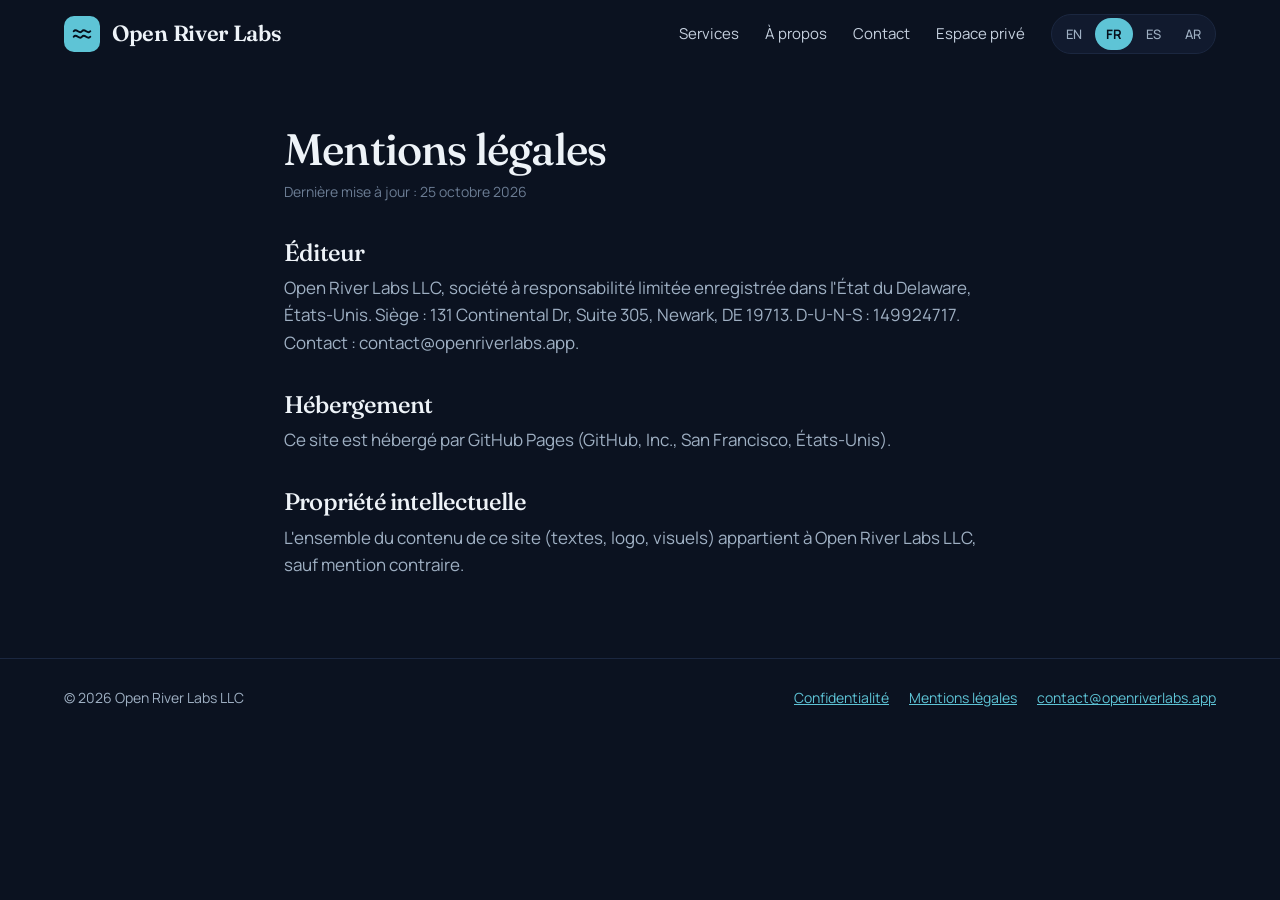
<file: fr/legal/index.html>
<!doctype html>
<html lang="fr" dir="ltr">
<head>
<meta charset="utf-8">
<meta name="viewport" content="width=device-width, initial-scale=1">
<title>Mentions légales · Open River Labs</title>
<meta name="description" content="Mentions légales">
<link rel="canonical" href="https://openriverlabs.app/fr/legal/">
<link rel="alternate" hreflang="en" href="https://openriverlabs.app/legal/"><link rel="alternate" hreflang="fr" href="https://openriverlabs.app/fr/legal/"><link rel="alternate" hreflang="es" href="https://openriverlabs.app/es/legal/"><link rel="alternate" hreflang="ar" href="https://openriverlabs.app/ar/legal/"><link rel="alternate" hreflang="x-default" href="https://openriverlabs.app/legal/">
<meta property="og:type" content="website"><meta property="og:title" content="Mentions légales · Open River Labs"><meta property="og:description" content="Mentions légales"><meta property="og:url" content="https://openriverlabs.app/fr/legal/"><meta property="og:image" content="https://openriverlabs.app/assets/logo-512.png">
<link rel="icon" href="/favicon.ico" sizes="48x48"><link rel="icon" type="image/png" href="/assets/favicon-96.png" sizes="96x96"><link rel="icon" type="image/png" href="/assets/favicon-144.png" sizes="144x144"><link rel="apple-touch-icon" href="/assets/icon-192.png">
<link rel="preconnect" href="https://fonts.googleapis.com"><link rel="preconnect" href="https://fonts.gstatic.com" crossorigin>
<link rel="stylesheet" href="https://fonts.googleapis.com/css2?family=Fraunces:opsz,wght@9..144,500;9..144,600&family=Manrope:wght@400;500;600;700&display=swap">
<link rel="stylesheet" href="/assets/style.css">
<script type="application/ld+json">{"@context": "https://schema.org", "@type": "Organization", "name": "Open River Labs LLC", "alternateName": "Open River Labs", "url": "https://openriverlabs.app/", "logo": "https://openriverlabs.app/assets/logo-512.png", "email": "contact@openriverlabs.app", "duns": "149924717", "foundingDate": "2026", "address": {"@type": "PostalAddress", "streetAddress": "131 Continental Dr, Suite 305", "addressLocality": "Newark", "addressRegion": "DE", "postalCode": "19713", "addressCountry": "US"}, "areaServed": ["US", "EU", "AE", "MA"], "knowsLanguage": ["en", "fr", "es", "ar"], "description": "Open River Labs LLC is an independent software company. We design and build web and mobile products, integrate AI and take care of hosting and maintenance. Delaware, USA."}</script>
</head>
<body><header class="top"><div class="wide">
<a class="brand" href="/fr/"><span class="mark" aria-hidden="true"><svg width="22" height="22" viewBox="0 0 24 24" fill="none" stroke="#06101C" stroke-width="2.2" stroke-linecap="round" stroke-linejoin="round"><path d="M3 15c3-4 6 4 9 0s6 4 9 0"/><path d="M3 9c3-4 6 4 9 0s6 4 9 0"/></svg></span>Open River Labs</a>
<nav class="site-nav" aria-label="Main"><span class="links"><a href="/fr/#services">Services</a><a href="/fr/#about">À propos</a><a href="/fr/#contact">Contact</a><a href="/espace/">Espace privé</a></span><div class="lang" role="group" aria-label="Language"><a href="/legal/" aria-current="false" lang="en" hreflang="en">EN</a><a href="/fr/legal/" aria-current="true" lang="fr" hreflang="fr">FR</a><a href="/es/legal/" aria-current="false" lang="es" hreflang="es">ES</a><a href="/ar/legal/" aria-current="false" lang="ar" hreflang="ar">AR</a></div></nav>
</div></header><main class="legal"><h1>Mentions légales</h1><p class="updated">Dernière mise à jour : 25 octobre 2026</p><h2>Éditeur</h2><p>Open River Labs LLC, société à responsabilité limitée enregistrée dans l'État du Delaware, États-Unis. Siège : 131 Continental Dr, Suite 305, Newark, DE 19713. D-U-N-S : 149924717. Contact : contact@openriverlabs.app.</p><h2>Hébergement</h2><p>Ce site est hébergé par GitHub Pages (GitHub, Inc., San Francisco, États-Unis).</p><h2>Propriété intellectuelle</h2><p>L'ensemble du contenu de ce site (textes, logo, visuels) appartient à Open River Labs LLC, sauf mention contraire.</p></main><footer><div class="wide"><span>© 2026 Open River Labs LLC</span><nav><a href="/fr/privacy/">Confidentialité</a><a href="/fr/legal/">Mentions légales</a><a href="mailto:contact@openriverlabs.app">contact@openriverlabs.app</a></nav></div></footer>
<script src="/assets/site.js"></script>
</body></html>
</file>
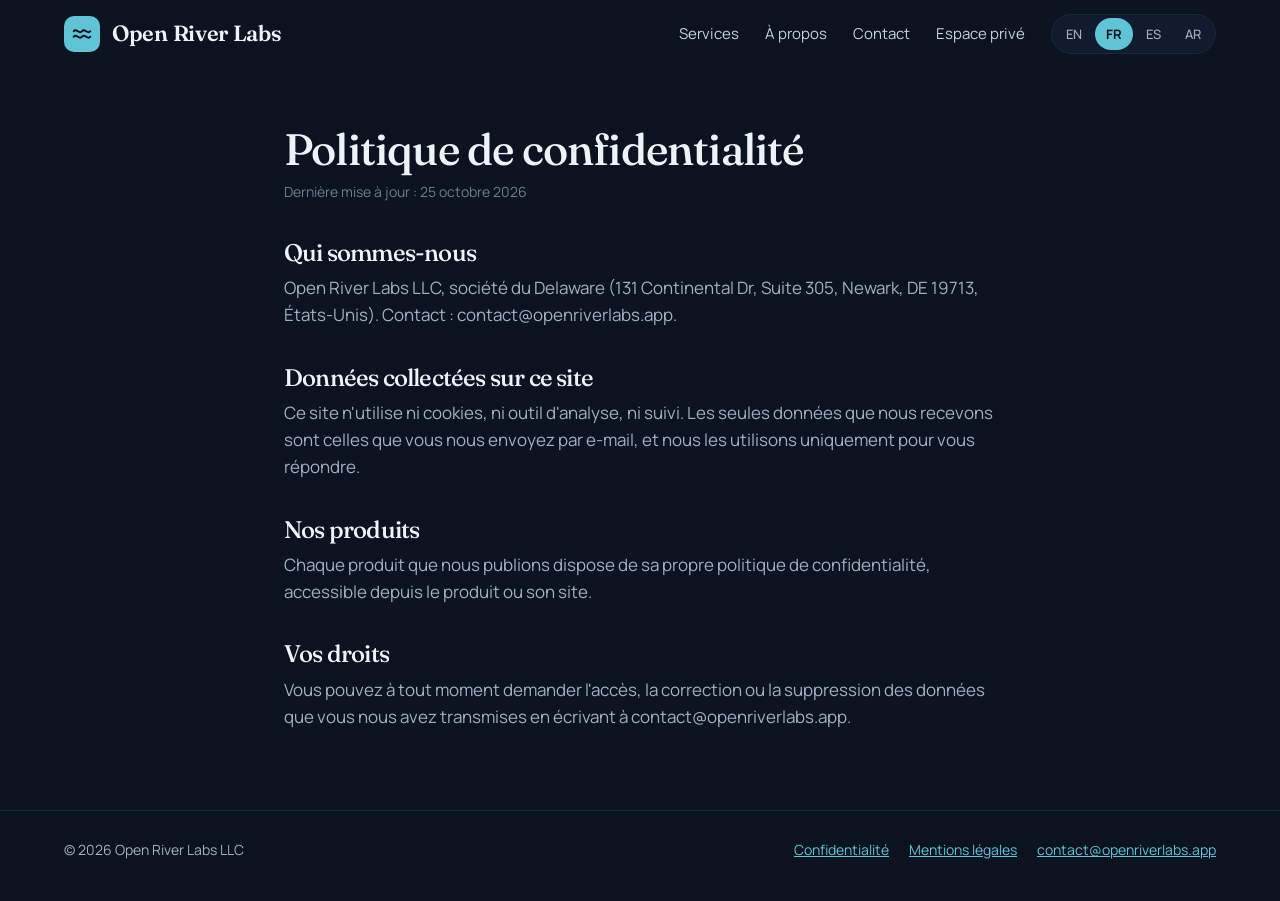
<file: fr/privacy/index.html>
<!doctype html>
<html lang="fr" dir="ltr">
<head>
<meta charset="utf-8">
<meta name="viewport" content="width=device-width, initial-scale=1">
<title>Politique de confidentialité · Open River Labs</title>
<meta name="description" content="Politique de confidentialité">
<link rel="canonical" href="https://openriverlabs.app/fr/privacy/">
<link rel="alternate" hreflang="en" href="https://openriverlabs.app/privacy/"><link rel="alternate" hreflang="fr" href="https://openriverlabs.app/fr/privacy/"><link rel="alternate" hreflang="es" href="https://openriverlabs.app/es/privacy/"><link rel="alternate" hreflang="ar" href="https://openriverlabs.app/ar/privacy/"><link rel="alternate" hreflang="x-default" href="https://openriverlabs.app/privacy/">
<meta property="og:type" content="website"><meta property="og:title" content="Politique de confidentialité · Open River Labs"><meta property="og:description" content="Politique de confidentialité"><meta property="og:url" content="https://openriverlabs.app/fr/privacy/"><meta property="og:image" content="https://openriverlabs.app/assets/logo-512.png">
<link rel="icon" href="/favicon.ico" sizes="48x48"><link rel="icon" type="image/png" href="/assets/favicon-96.png" sizes="96x96"><link rel="icon" type="image/png" href="/assets/favicon-144.png" sizes="144x144"><link rel="apple-touch-icon" href="/assets/icon-192.png">
<link rel="preconnect" href="https://fonts.googleapis.com"><link rel="preconnect" href="https://fonts.gstatic.com" crossorigin>
<link rel="stylesheet" href="https://fonts.googleapis.com/css2?family=Fraunces:opsz,wght@9..144,500;9..144,600&family=Manrope:wght@400;500;600;700&display=swap">
<link rel="stylesheet" href="/assets/style.css">
<script type="application/ld+json">{"@context": "https://schema.org", "@type": "Organization", "name": "Open River Labs LLC", "alternateName": "Open River Labs", "url": "https://openriverlabs.app/", "logo": "https://openriverlabs.app/assets/logo-512.png", "email": "contact@openriverlabs.app", "duns": "149924717", "foundingDate": "2026", "address": {"@type": "PostalAddress", "streetAddress": "131 Continental Dr, Suite 305", "addressLocality": "Newark", "addressRegion": "DE", "postalCode": "19713", "addressCountry": "US"}, "areaServed": ["US", "EU", "AE", "MA"], "knowsLanguage": ["en", "fr", "es", "ar"], "description": "Open River Labs LLC is an independent software company. We design and build web and mobile products, integrate AI and take care of hosting and maintenance. Delaware, USA."}</script>
</head>
<body><header class="top"><div class="wide">
<a class="brand" href="/fr/"><span class="mark" aria-hidden="true"><svg width="22" height="22" viewBox="0 0 24 24" fill="none" stroke="#06101C" stroke-width="2.2" stroke-linecap="round" stroke-linejoin="round"><path d="M3 15c3-4 6 4 9 0s6 4 9 0"/><path d="M3 9c3-4 6 4 9 0s6 4 9 0"/></svg></span>Open River Labs</a>
<nav class="site-nav" aria-label="Main"><span class="links"><a href="/fr/#services">Services</a><a href="/fr/#about">À propos</a><a href="/fr/#contact">Contact</a><a href="/espace/">Espace privé</a></span><div class="lang" role="group" aria-label="Language"><a href="/privacy/" aria-current="false" lang="en" hreflang="en">EN</a><a href="/fr/privacy/" aria-current="true" lang="fr" hreflang="fr">FR</a><a href="/es/privacy/" aria-current="false" lang="es" hreflang="es">ES</a><a href="/ar/privacy/" aria-current="false" lang="ar" hreflang="ar">AR</a></div></nav>
</div></header><main class="legal"><h1>Politique de confidentialité</h1><p class="updated">Dernière mise à jour : 25 octobre 2026</p><h2>Qui sommes-nous</h2><p>Open River Labs LLC, société du Delaware (131 Continental Dr, Suite 305, Newark, DE 19713, États-Unis). Contact : contact@openriverlabs.app.</p><h2>Données collectées sur ce site</h2><p>Ce site n'utilise ni cookies, ni outil d'analyse, ni suivi. Les seules données que nous recevons sont celles que vous nous envoyez par e-mail, et nous les utilisons uniquement pour vous répondre.</p><h2>Nos produits</h2><p>Chaque produit que nous publions dispose de sa propre politique de confidentialité, accessible depuis le produit ou son site.</p><h2>Vos droits</h2><p>Vous pouvez à tout moment demander l'accès, la correction ou la suppression des données que vous nous avez transmises en écrivant à contact@openriverlabs.app.</p></main><footer><div class="wide"><span>© 2026 Open River Labs LLC</span><nav><a href="/fr/privacy/">Confidentialité</a><a href="/fr/legal/">Mentions légales</a><a href="mailto:contact@openriverlabs.app">contact@openriverlabs.app</a></nav></div></footer>
<script src="/assets/site.js"></script>
</body></html>
</file>
<file: assets/style.css>
:root {
  --bg: #0B1220; --bg2: #0E1627; --card: #111A2E; --card2: #182440; --border: #1B2740; --border2: #2A3A5A;
  --text: #EEF3F8; --muted: #9FB0C3; --soft: #C5D0DE; --faint: #6B7C93; --accent: #5EC4D6; --accent2: #8ADBE8; --on-accent: #06101C;
}
* { box-sizing: border-box; }
html { scroll-behavior: smooth; -webkit-text-size-adjust: 100%; }
body { margin: 0; background: var(--bg); color: var(--text); font-family: 'Manrope', system-ui, sans-serif; font-size: 17px; line-height: 1.6; overflow-x: hidden; }
a { color: var(--accent); }
a:hover { color: var(--accent2); }
h1, h2 { font-family: 'Fraunces', Georgia, serif; font-weight: 500; letter-spacing: -0.8px; line-height: 1.1; }
h3 { margin: 0; font-weight: 700; }
p { margin: 0; }
.wide { max-width: 1200px; margin: 0 auto; padding: 0 24px; }
.eyebrow { font-size: 13px; font-weight: 700; letter-spacing: 1.2px; text-transform: uppercase; color: var(--accent); margin-bottom: 12px; }
html[dir="rtl"] .eyebrow { letter-spacing: 0; }
html[dir="rtl"] h1, html[dir="rtl"] h2 { letter-spacing: 0; }
html[dir="rtl"] body { font-family: 'Tajawal', 'Manrope', sans-serif; }
html[dir="rtl"] h1, html[dir="rtl"] h2 { font-family: 'Tajawal', 'Fraunces', serif; font-weight: 700; }

/* Header */
header.top { position: sticky; top: 0; z-index: 20; border-bottom: 1px solid transparent; transition: background .3s, border-color .3s, backdrop-filter .3s; }
header.top.scrolled { background: rgba(11,18,32,.78); backdrop-filter: blur(14px); -webkit-backdrop-filter: blur(14px); border-color: var(--border); }
header.top .wide { display: flex; align-items: center; justify-content: space-between; gap: 16px; min-height: 68px; flex-wrap: wrap; padding-top: 8px; padding-bottom: 8px; }
.brand { display: flex; align-items: center; gap: 12px; text-decoration: none; color: var(--text); font-family: 'Fraunces', serif; font-weight: 600; font-size: 22px; letter-spacing: -0.3px; }
.brand .mark { width: 36px; height: 36px; border-radius: 10px; background: var(--accent); display: flex; align-items: center; justify-content: center; transition: transform .4s; }
.brand:hover .mark { transform: rotate(-8deg) scale(1.06); }
.site-nav { display: flex; align-items: center; gap: 26px; flex-wrap: wrap; font-size: 15px; }
.site-nav .links { display: contents; }
.site-nav .links a { color: var(--soft); text-decoration: none; position: relative; padding: 4px 0; }
.site-nav .links a::after { content: ""; position: absolute; left: 0; right: 0; bottom: -2px; height: 2px; background: var(--accent); transform: scaleX(0); transform-origin: left; transition: transform .3s; }
.site-nav .links a:hover { color: var(--text); }
.site-nav .links a:hover::after { transform: scaleX(1); }
.lang { display: flex; gap: 2px; background: var(--card); border: 1px solid var(--border); border-radius: 20px; padding: 3px; }
.lang a { font-size: 13px; font-weight: 500; text-decoration: none; color: var(--muted); border-radius: 16px; padding: 6px 11px; min-height: 32px; display: inline-flex; align-items: center; transition: background .2s, color .2s; }
.lang a:hover { color: var(--text); }
.lang a[aria-current="true"] { background: var(--accent); color: var(--on-accent); font-weight: 700; }

/* Hero */
.hero { position: relative; display: flex; flex-wrap: wrap; align-items: center; gap: 56px; padding-top: 96px; padding-bottom: 80px; }
.river { position: absolute; inset: 0; z-index: -1; overflow: hidden; pointer-events: none; }
.river svg { position: absolute; left: 50%; top: 50%; width: 1800px; height: 900px; transform: translate(-50%, -50%); opacity: .35; }
.river path { fill: none; stroke: var(--accent); stroke-width: 1.5; stroke-linecap: round; }
@keyframes flow { to { stroke-dashoffset: -400; } }
.river path { stroke-dasharray: 220 180; animation: flow 18s linear infinite; }
.river path:nth-child(2) { animation-duration: 24s; opacity: .7; }
.river path:nth-child(3) { animation-duration: 30s; opacity: .45; }
.river path:nth-child(4) { animation-duration: 36s; opacity: .3; }
.river::after { content: ""; position: absolute; inset: 0; background: radial-gradient(ellipse at 60% 50%, rgba(11,18,32,0) 20%, var(--bg) 75%); }
.hero-text { flex: 1 1 520px; min-width: 0; display: flex; flex-direction: column; gap: 26px; }
.pill { align-self: flex-start; display: inline-flex; align-items: center; gap: 8px; border: 1px solid var(--border); border-radius: 20px; padding: 6px 14px; font-size: 14px; color: var(--soft); background: rgba(17,26,46,.6); }
.pill .dot { width: 8px; height: 8px; border-radius: 4px; background: var(--accent); box-shadow: 0 0 0 0 rgba(94,196,214,.6); animation: pulse 2.4s ease-out infinite; }
@keyframes pulse { 0% { box-shadow: 0 0 0 0 rgba(94,196,214,.55); } 100% { box-shadow: 0 0 0 12px rgba(94,196,214,0); } }
.hero h1 { margin: 0; font-size: clamp(40px, 6vw, 64px); letter-spacing: -1.5px; }
.hero h1 .w { display: inline-block; opacity: 0; transform: translateY(18px); animation: wordIn .7s cubic-bezier(.2,.7,.2,1) forwards; }
@keyframes wordIn { to { opacity: 1; transform: none; } }
.hero .lead { font-size: 20px; color: var(--muted); max-width: 560px; }
.cta-row { display: flex; flex-wrap: wrap; align-items: center; gap: 14px; }
.btn { position: relative; overflow: hidden; display: inline-flex; align-items: center; justify-content: center; min-height: 56px; padding: 0 26px; border-radius: 14px; text-decoration: none; font-weight: 700; font-size: 16px; transition: transform .25s, box-shadow .25s; }
.btn:hover { transform: translateY(-2px); }
.btn-accent { background: var(--accent); color: var(--on-accent); box-shadow: 0 10px 30px rgba(94,196,214,.18); }
.btn-accent:hover { color: var(--on-accent); box-shadow: 0 16px 40px rgba(94,196,214,.3); }
.btn-accent::after { content: ""; position: absolute; top: 0; bottom: 0; left: -60%; width: 40%; background: linear-gradient(90deg, rgba(255,255,255,0), rgba(255,255,255,.45), rgba(255,255,255,0)); transform: skewX(-20deg); transition: left .6s; }
.btn-accent:hover::after { left: 120%; }
.btn-ghost { border: 1px solid var(--border2); color: var(--text); font-weight: 600; }
.btn-ghost:hover { color: var(--text); border-color: var(--accent); }

.hero-side { flex: 1 1 380px; min-width: 0; display: flex; justify-content: center; }
.grid2 { width: 100%; max-width: 460px; display: grid; grid-template-columns: repeat(2, minmax(0, 1fr)); gap: 14px; }
.card { background: var(--card); border: 1px solid var(--border); border-radius: 22px; padding: 22px; transition: transform .35s cubic-bezier(.2,.7,.2,1), border-color .35s, box-shadow .35s; }
.card:hover { transform: translateY(-4px); border-color: rgba(94,196,214,.55); box-shadow: 0 18px 50px rgba(0,0,0,.35); }
.span2 { grid-column: span 2; }
.num { font-family: 'Fraunces', serif; font-size: 36px; font-weight: 500; color: var(--accent); }
.small { font-size: 14px; color: var(--muted); }
.ic { width: 48px; height: 48px; border-radius: 14px; background: var(--card2); display: flex; align-items: center; justify-content: center; flex-shrink: 0; transition: transform .35s, background .35s; }
.card:hover .ic { transform: scale(1.08) rotate(-4deg); background: rgba(94,196,214,.14); }

/* Sections */
.section { padding-top: 88px; padding-bottom: 88px; }
.band { border-top: 1px solid var(--border); background: var(--bg2); }
.section-head { max-width: 640px; margin-bottom: 44px; }
.section-head h2 { margin: 0 0 12px; font-size: clamp(32px, 4vw, 42px); }
.section-head p { font-size: 18px; color: var(--muted); }
.services { display: grid; grid-template-columns: repeat(3, minmax(0, 1fr)); gap: 18px; }
.service { border-radius: 24px; padding: 28px; display: flex; flex-direction: column; gap: 12px; }
.service h3 { margin-top: 4px; font-size: 21px; }
.service p { font-size: 15px; color: var(--muted); }
@media (max-width: 900px) { .services { grid-template-columns: repeat(2, minmax(0, 1fr)); } }
@media (max-width: 600px) { .services { grid-template-columns: 1fr; } .site-nav .links { display: none; } .hero { padding-top: 56px; gap: 40px; } }

.about { display: flex; flex-wrap: wrap; gap: 48px; align-items: flex-start; }
.about .txt { flex: 1 1 460px; min-width: 0; display: flex; flex-direction: column; gap: 16px; }
.about h2 { margin: 0; font-size: clamp(32px, 4vw, 42px); }
.about p { font-size: 17px; color: var(--muted); }
.facts { flex: 1 1 320px; min-width: 0; list-style: none; margin: 0; padding: 0; display: grid; grid-template-columns: repeat(2, minmax(0, 1fr)); gap: 14px; }
.facts li { border-radius: 18px; padding: 18px; }
.facts .k { font-size: 13px; color: var(--muted); }
.facts .v { font-weight: 700; }

.contact-band { background: var(--card); border: 1px solid var(--border); border-radius: 32px; padding: clamp(28px, 5vw, 56px) clamp(24px, 4vw, 48px); display: flex; flex-wrap: wrap; align-items: center; justify-content: space-between; gap: 32px; position: relative; overflow: hidden; }
.contact-band::before { content: ""; position: absolute; width: 520px; height: 520px; right: -200px; top: -260px; border-radius: 50%; background: radial-gradient(circle, rgba(94,196,214,.18), rgba(94,196,214,0) 65%); pointer-events: none; }
html[dir="rtl"] .contact-band::before { right: auto; left: -200px; }
.contact-band .txt { flex: 1 1 420px; min-width: 0; display: flex; flex-direction: column; gap: 12px; position: relative; }
.contact-band h2 { margin: 0; font-size: clamp(30px, 4vw, 40px); }
.contact-band p { font-size: 17px; color: var(--muted); }
.contact-band .side { display: flex; flex-direction: column; gap: 12px; align-items: flex-start; position: relative; }
.addr { font-size: 14px; color: var(--faint); }

footer { border-top: 1px solid var(--border); }
footer .wide { padding-top: 28px; padding-bottom: 40px; display: flex; flex-wrap: wrap; justify-content: space-between; gap: 12px 24px; font-size: 14px; color: var(--muted); }
footer nav { display: flex; flex-wrap: wrap; gap: 8px 20px; }

/* Révélation au défilement */
.reveal { opacity: 0; transform: translateY(26px); transition: opacity .7s cubic-bezier(.2,.7,.2,1), transform .7s cubic-bezier(.2,.7,.2,1); }
.reveal.in { opacity: 1; transform: none; }
.stagger > * { transition-delay: calc(var(--i, 0) * 80ms); }

@media (prefers-reduced-motion: reduce) {
  html { scroll-behavior: auto; }
  .reveal { opacity: 1; transform: none; transition: none; }
  .hero h1 .w { opacity: 1; transform: none; animation: none; }
  .river path, .pill .dot { animation: none; }
  .card, .btn, .ic, .brand .mark { transition: none; }
}

/* Pages légales */
.legal { max-width: 760px; margin: 0 auto; padding: 56px 24px 80px; }
.legal h1 { font-size: clamp(32px, 5vw, 44px); margin: 0 0 8px; }
.legal h2 { font-size: 24px; margin: 36px 0 8px; }
.legal p, .legal li { color: var(--muted); }
.legal .updated { font-size: 14px; color: var(--faint); margin-bottom: 24px; }
</file>
